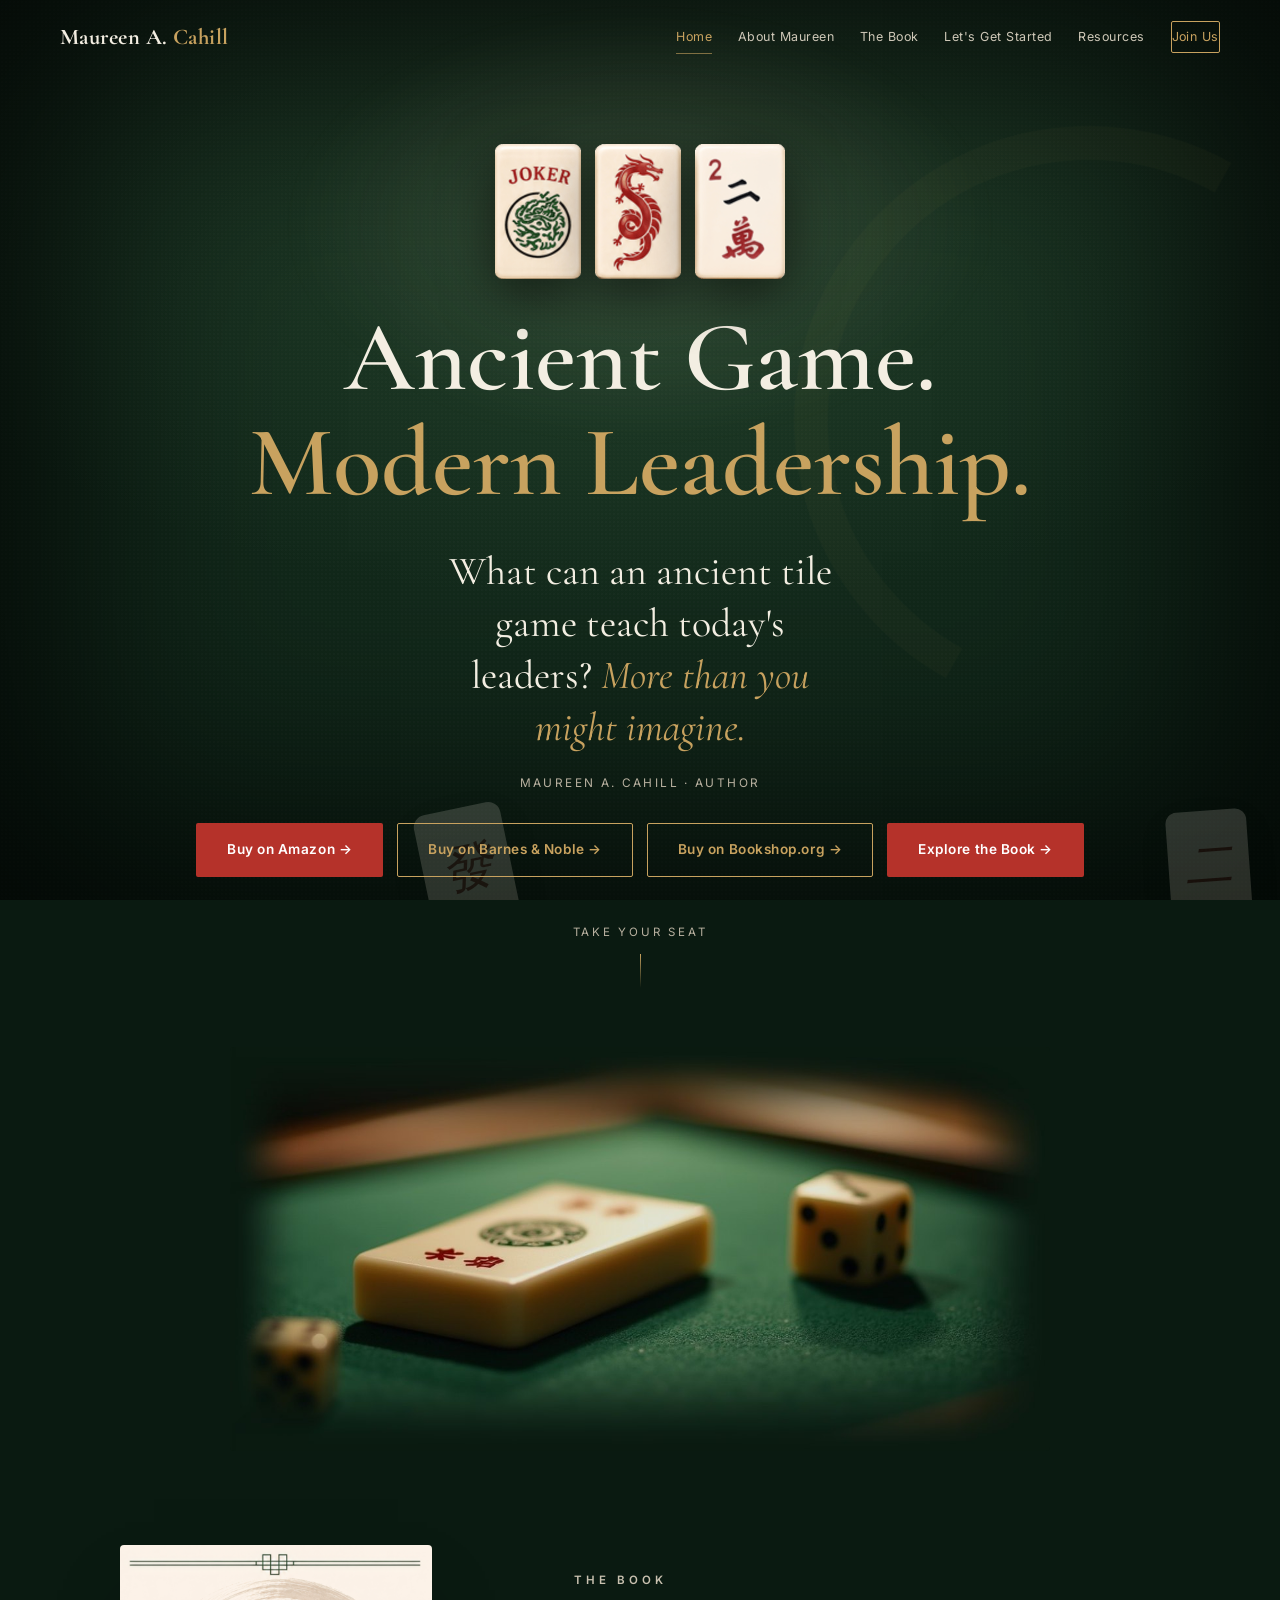
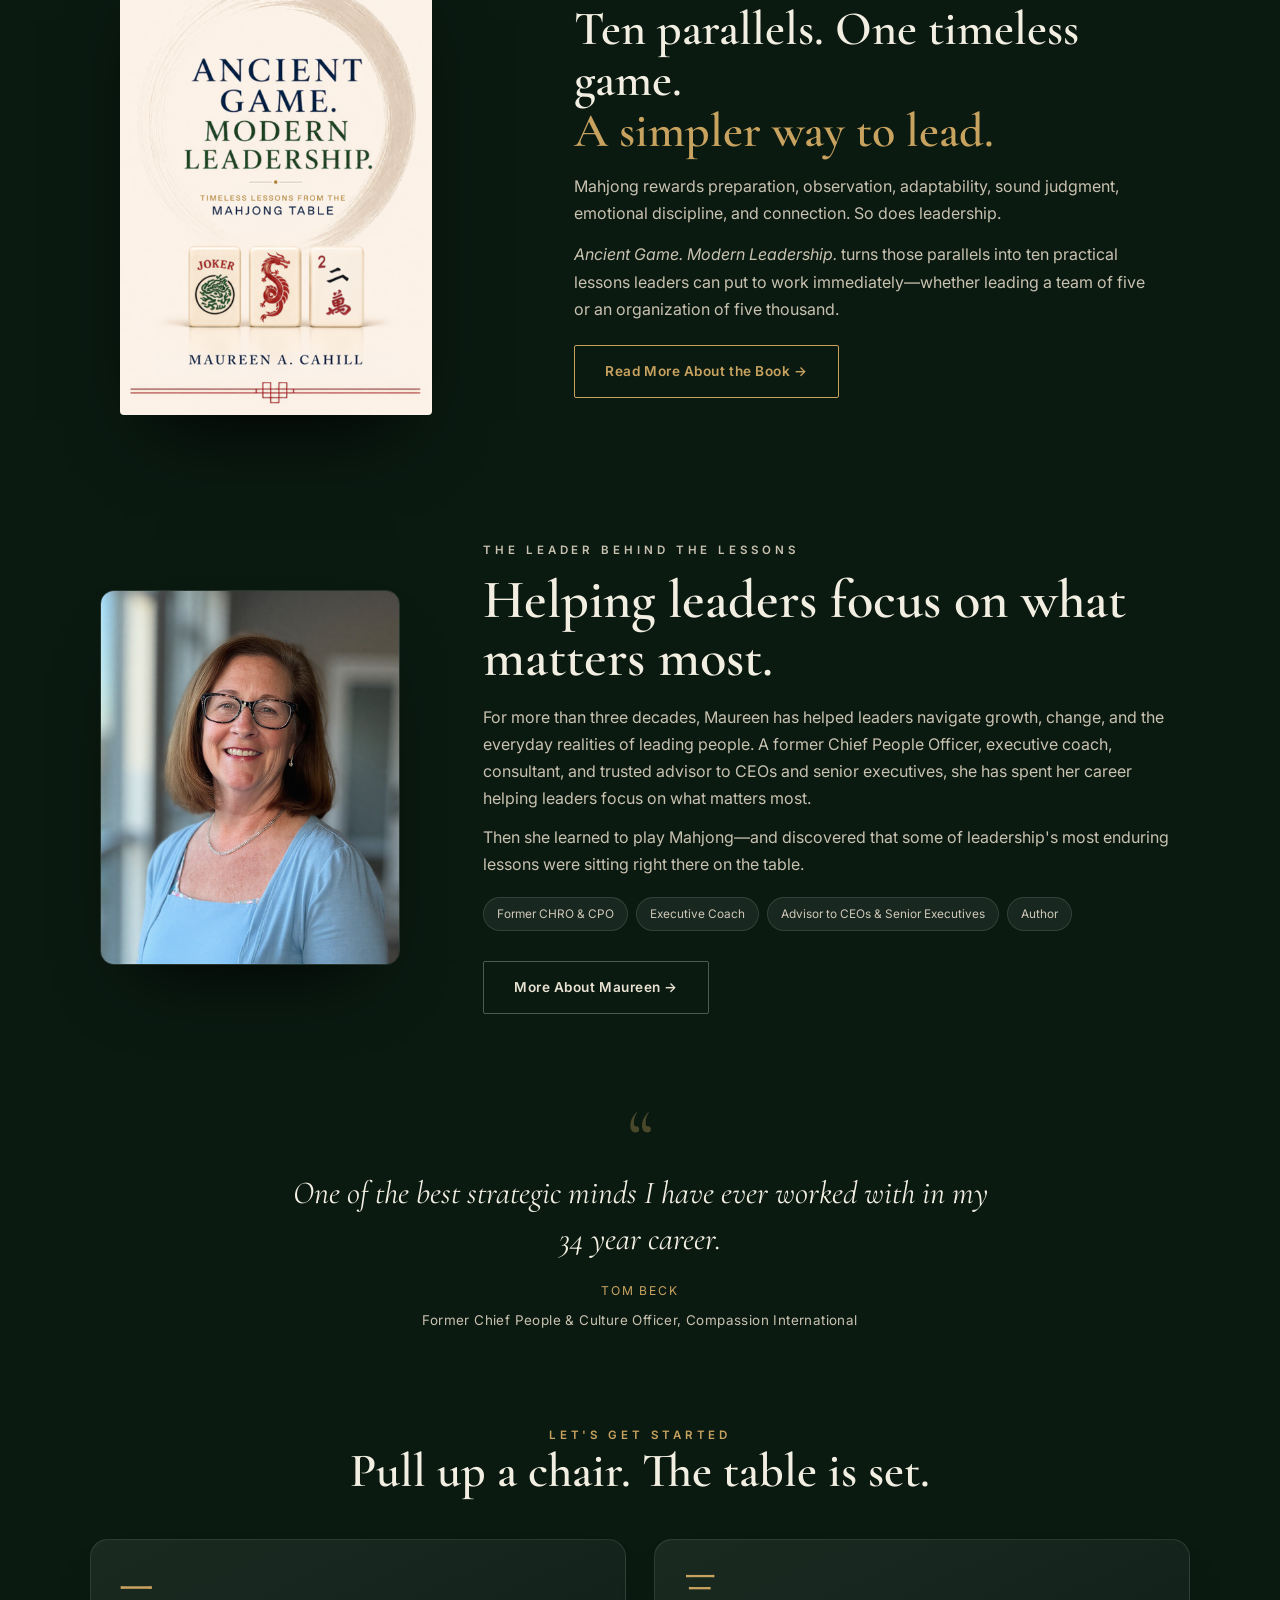
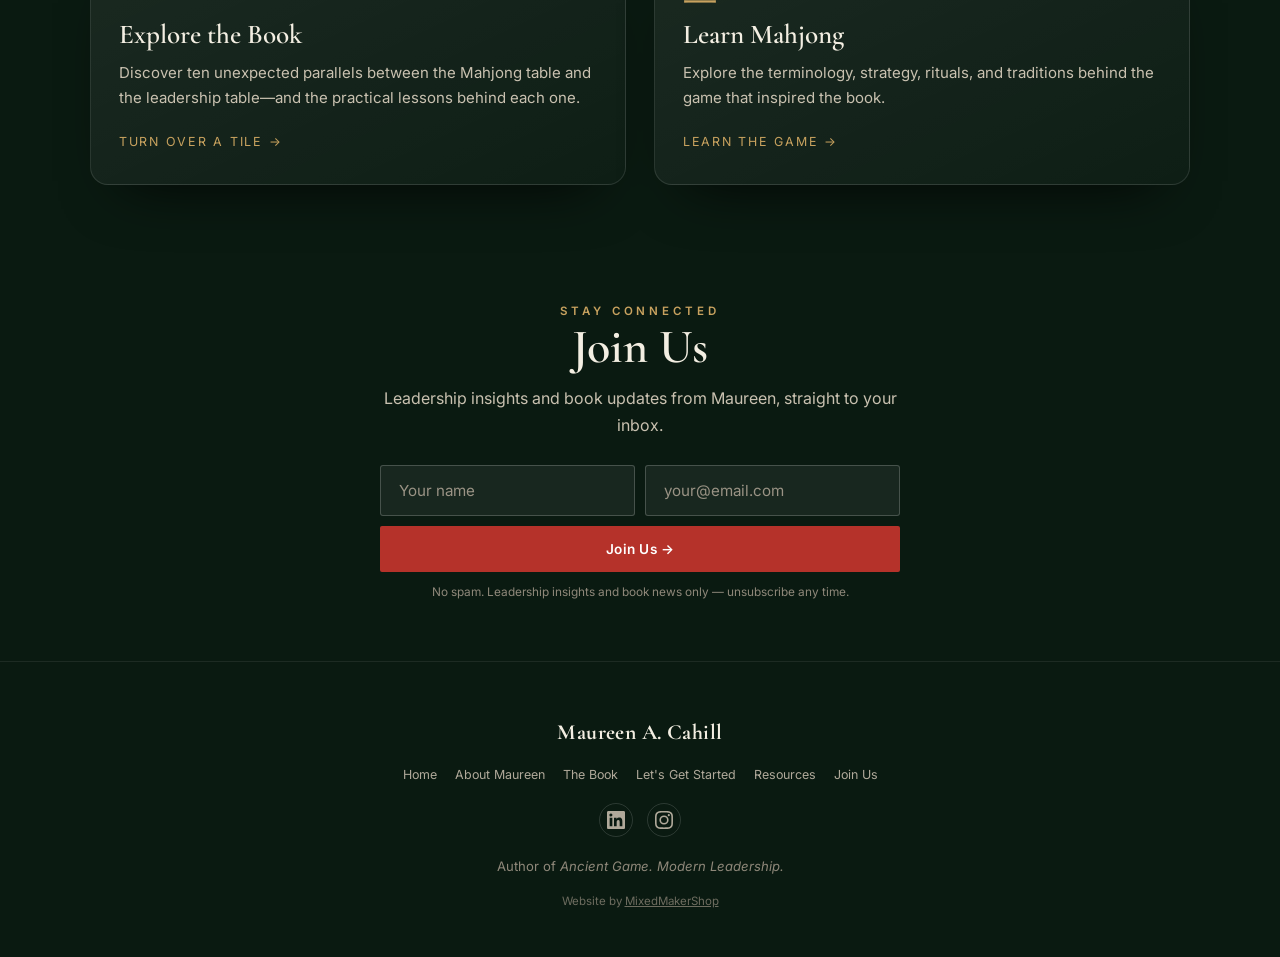
<file: index.html>
<!doctype html>
<html lang="en">
<head>
<meta charset="utf-8">
<meta name="viewport" content="width=device-width, initial-scale=1">
<title>Maureen A. Cahill — Ancient Game. Modern Leadership.</title>
<meta name="description" content="What can an ancient tile game teach today's leaders? Author Maureen A. Cahill draws ten leadership parallels from the Mahjong table.">
<meta name="robots" content="index, follow">
<meta name="author" content="Maureen A. Cahill">
<link rel="canonical" href="https://maureenacahill.com/">
<meta property="og:type" content="website">
<meta property="og:site_name" content="Maureen A. Cahill">
<meta property="og:title" content="Maureen A. Cahill — Ancient Game. Modern Leadership.">
<meta property="og:description" content="What can an ancient tile game teach today's leaders? More than you might imagine.">
<meta property="og:url" content="https://maureenacahill.com/">
<meta property="og:image" content="https://maureenacahill.com/assets/book-cover.png">
<meta name="twitter:card" content="summary_large_image">
<meta name="twitter:title" content="Maureen A. Cahill — Ancient Game. Modern Leadership.">
<meta name="twitter:description" content="Ten leadership parallels drawn from one of the world's oldest games.">
<meta name="twitter:image" content="https://maureenacahill.com/assets/book-cover.png">
<script type="application/ld+json">{"@context": "https://schema.org", "@graph": [{"@type": "WebSite", "@id": "https://maureenacahill.com/#website", "name": "Maureen A. Cahill", "url": "https://maureenacahill.com/", "description": "Ten leadership parallels drawn from the ancient game of Mahjong."}, {"@type": "Person", "@id": "https://maureenacahill.com/#maureen", "name": "Maureen A. Cahill", "jobTitle": "Author", "url": "https://maureenacahill.com/about.html", "sameAs": ["https://www.linkedin.com/in/maureencahill", "https://www.instagram.com/maureen_a_cahill/"]}]}</script>
<link rel="preconnect" href="https://fonts.googleapis.com">
<link rel="preconnect" href="https://fonts.gstatic.com" crossorigin>
<link href="https://fonts.googleapis.com/css2?family=Cormorant+Garamond:ital,wght@0,400;0,500;0,600;0,700;1,400;1,600&family=Inter:wght@300;400;500;600&display=swap" rel="stylesheet">
<link rel="icon" href="assets/favicon.svg" type="image/svg+xml">
<link rel="icon" href="assets/favicon.ico" sizes="32x32">
<link rel="apple-touch-icon" href="assets/apple-touch-icon.png">
<meta name="theme-color" content="#0a1a11">
<link rel="stylesheet" href="assets/site.css">
</head>
<body>

<div class="table-env"></div>
<div class="light-pool"></div>
<div class="enso-bg" data-par="0.18"></div>
<div class="floaters" id="floaters"></div>

<nav id="nav">
  <a class="brand" href="index.html">Maureen A. <span>Cahill</span></a>
  <button class="menu-btn" id="menuBtn" aria-expanded="false" aria-controls="navlinks" onclick="toggleMenu()">☰</button>
  <div class="navlinks" id="navlinks">
    <a href="index.html" class="current">Home</a>
    <a href="about.html">About Maureen</a>
    <a href="book.html">The Book</a>
    <a href="start.html">Let's Get Started</a>
    <a href="resources.html">Resources</a>
    <a href="launch.html" class="nav-cta">Join Us</a>
  </div>
</nav>

<!-- ============ HERO ============ -->
<header class="act hero page-top">
  <div class="hero-tiles reveal" role="img"
       aria-label="The three Mahjong tiles from the cover of Ancient Game. Modern Leadership. — the Joker, the red dragon, and the two of characters">
    <img class="t-cover" src="assets/tile-joker.png" alt="" width="155" height="243" fetchpriority="high">
    <img class="t-cover" src="assets/tile-dragon.png" alt="" width="155" height="244" fetchpriority="high">
    <img class="t-cover" src="assets/tile-two-wan.png" alt="" width="162" height="243" fetchpriority="high">
  </div>
  <h1 class="reveal d1">Ancient Game.<br><span class="g">Modern Leadership.</span></h1>
  <p class="hook reveal d2">What can an ancient tile game teach today's leaders? <em>More than you might imagine.</em></p>
  <p class="who reveal d3">Maureen A. Cahill · Author</p>
  <div class="btn-row reveal d3">
    <a class="btn btn-red" data-buy hidden>Buy the Book →</a>
    <a href="book.html" class="btn btn-red">Explore the Book →</a>
    <a href="launch.html" class="btn btn-gold" data-prelaunch-cta hidden>Join Us</a>
  </div>
  <div class="scrollcue">Take your seat</div>
</header>

<!-- ============ PHOTO BAND ============ -->
<section class="act tight" style="padding-top:0">
  <figure class="photo-band reveal" style="max-width:820px">
    <img src="assets/photos/ai-tile-dice-2.jpg" width="1256" height="619" alt="A Mahjong tile and two dice on green felt" loading="lazy">
  </figure>
</section>

<!-- ============ THE BOOK (teaser) ============ -->
<section class="act">
  <div class="book">
    <div class="cov reveal"><span class="soon" data-prelaunch hidden>Coming Soon</span><img src="assets/book-cover.png" width="939" height="1414" alt="Cover of Ancient Game. Modern Leadership. by Maureen A. Cahill"></div>
    <div>
      <p class="eyebrow reveal">The Book</p>
      <h2 class="reveal d1">Ten parallels. One timeless game.<br><span style="color:var(--gold)">A simpler way to lead.</span></h2>
      <p class="reveal d1">Mahjong rewards preparation, observation, adaptability, sound judgment, emotional discipline, and connection. So does leadership.</p>
      <p class="reveal d2"><em>Ancient Game. Modern Leadership.</em> turns those parallels into ten practical lessons leaders can put to work immediately—whether leading a team of five or an organization of five thousand.</p>
      <div class="btn-row reveal d2" style="justify-content:flex-start;margin-top:22px">
        <a href="book.html" class="btn btn-gold">Read More About the Book →</a>
      </div>
    </div>
  </div>
</section>

<!-- ============ MEET MAUREEN (teaser) ============ -->
<section class="act">
  <div class="meet">
    <div class="pf reveal"><img src="assets/maureen-2.jpg" width="900" height="1125" alt="Maureen A. Cahill"></div>
    <div>
      <p class="eyebrow reveal">The Leader Behind the Lessons</p>
      <h2 class="reveal d1">Helping leaders focus on what matters most.</h2>
      <p class="reveal d1">For more than three decades, Maureen has helped leaders navigate growth, change, and the everyday realities of leading people. A former Chief People Officer, executive coach, consultant, and trusted advisor to CEOs and senior executives, she has spent her career helping leaders focus on what matters most.</p>
      <p class="reveal d2">Then she learned to play Mahjong—and discovered that some of leadership's most enduring lessons were sitting right there on the table.</p>
      <div class="creds reveal d3">
        <span>Former CHRO &amp; CPO</span><span>Executive Coach</span>
        <span>Advisor to CEOs &amp; Senior Executives</span><span>Author</span>
      </div>
      <div class="btn-row reveal d3" style="justify-content:flex-start">
        <a href="about.html" class="btn btn-ghost">More About Maureen →</a>
      </div>
    </div>
  </div>
</section>

<!-- ============ TESTIMONIAL (3.4) ============ -->
<section class="act tight">
  <blockquote class="pullquote reveal">
    <p class="pq">One of the best strategic minds I have ever worked with in my 34 year career.</p>
    <cite>Tom Beck<span>Former Chief People &amp; Culture Officer, Compassion International</span></cite>
  </blockquote>
</section>

<!-- ============ WHERE TO BEGIN ============ -->
<section class="act">
  <p class="eyebrow reveal">Let's Get Started</p>
  <h2 class="reveal d1" style="font-size:clamp(2rem,5vw,3rem);color:var(--ivory);margin-bottom:34px">Pull up a chair. The table is set.</h2>
  <div class="paths">
    <a class="path link reveal d1" href="start.html#explore">
      <div class="mark">一</div>
      <h3>Explore the Book</h3>
      <p>Discover ten unexpected parallels between the Mahjong table and the leadership table—and the practical lessons behind each one.</p>
      <div class="go">Turn over a tile →</div>
    </a>
    <a class="path link reveal d3" href="start.html#mahjong">
      <div class="mark">三</div>
      <h3>Learn Mahjong</h3>
      <p>Explore the terminology, strategy, rituals, and traditions behind the game that inspired the book.</p>
      <div class="go">Learn the game →</div>
    </a>
  </div>
</section>

<!-- ============ LAUNCH LIST ============ -->
<section class="act">
  <p class="eyebrow reveal"><span data-prelaunch hidden>Be First</span><span data-launched>Stay Connected</span></p>
  <h2 class="reveal d1" style="font-size:clamp(2rem,5vw,3rem);color:var(--ivory)"><span data-prelaunch hidden>Join the Launch List</span><span data-launched>Join Us</span></h2>
  <p class="lead reveal d2" style="margin-top:12px" data-launched>Leadership insights and book updates from Maureen, straight to your inbox.</p>
  <p class="lead reveal d2" style="margin-top:12px" data-prelaunch hidden>Get leadership insights, book updates, and occasional behind-the-scenes notes as <em>Ancient Game. Modern Leadership.</em> makes its way into the world.</p>
  <div class="capture reveal d2">
    <form data-capture data-source="Launch List (Home)">
      <div class="fields">
        <input type="text" name="Name" placeholder="Your name" aria-label="Your name">
        <input type="email" name="Email" placeholder="your@email.com" required aria-label="Your email">
      </div>
      <div class="fields" style="margin-top:10px">
        <button type="submit" class="btn btn-red" style="flex:1"><span data-prelaunch hidden>Join the Launch List →</span><span data-launched>Join Us →</span></button>
      </div>
      <p class="note">No spam. Leadership insights and book news only — unsubscribe any time.</p>
    </form>
    <div class="form-ok">✓ Thank you — you're signed up. If an email from Maureen A. Cahill
      asks you to confirm, click the link so you stay on the list. Check spam if you don't see it.</div>
  </div>
</section>

<footer>
  <a class="brand serif" href="index.html">Maureen A. Cahill</a>
  <div class="footlinks">
    <a href="index.html">Home</a><a href="about.html">About Maureen</a><a href="book.html">The Book</a>
    <a href="start.html">Let's Get Started</a><a href="resources.html">Resources</a><a href="launch.html">Join Us</a>
  </div>
  <div class="footsocial">
    <a href="https://www.linkedin.com/in/maureencahill" target="_blank" rel="noopener" aria-label="Maureen A. Cahill on LinkedIn" title="LinkedIn">
      <svg viewBox="0 0 24 24" width="18" height="18" aria-hidden="true" focusable="false"><path fill="currentColor" d="M20.45 20.45h-3.56v-5.57c0-1.33-.03-3.04-1.85-3.04-1.85 0-2.14 1.45-2.14 2.94v5.67H9.34V9h3.42v1.56h.05a3.75 3.75 0 0 1 3.37-1.85c3.6 0 4.27 2.37 4.27 5.46zM5.34 7.43a2.07 2.07 0 1 1 0-4.13 2.07 2.07 0 0 1 0 4.13M7.12 20.45H3.55V9h3.57zM22.22 0H1.77C.79 0 0 .77 0 1.72v20.56C0 23.23.79 24 1.77 24h20.45c.98 0 1.78-.77 1.78-1.72V1.72C24 .77 23.2 0 22.22 0"/></svg>
    </a>
    <a href="https://www.instagram.com/maureen_a_cahill/" target="_blank" rel="noopener" aria-label="Maureen A. Cahill on Instagram" title="Instagram">
      <svg viewBox="0 0 24 24" width="18" height="18" aria-hidden="true" focusable="false"><path fill="currentColor" d="M12 2.16c3.2 0 3.58.01 4.85.07 1.17.05 1.8.25 2.23.41.56.22.96.48 1.38.9.42.42.68.82.9 1.38.16.42.36 1.06.41 2.23.06 1.27.07 1.65.07 4.85s-.01 3.58-.07 4.85c-.05 1.17-.25 1.8-.41 2.23-.22.56-.48.96-.9 1.38-.42.42-.82.68-1.38.9-.42.16-1.06.36-2.23.41-1.27.06-1.65.07-4.85.07s-3.58-.01-4.85-.07c-1.17-.05-1.8-.25-2.23-.41a3.7 3.7 0 0 1-1.38-.9 3.7 3.7 0 0 1-.9-1.38c-.16-.42-.36-1.06-.41-2.23C2.17 15.58 2.16 15.2 2.16 12s.01-3.58.07-4.85c.05-1.17.25-1.8.41-2.23.22-.56.48-.96.9-1.38.42-.42.82-.68 1.38-.9.42-.16 1.06-.36 2.23-.41C8.42 2.17 8.8 2.16 12 2.16M12 0C8.74 0 8.33.01 7.05.07 5.78.13 4.9.33 4.14.63a5.9 5.9 0 0 0-2.13 1.38A5.9 5.9 0 0 0 .63 4.14C.33 4.9.13 5.78.07 7.05.01 8.33 0 8.74 0 12s.01 3.67.07 4.95c.06 1.27.26 2.15.56 2.91.3.79.72 1.46 1.38 2.13a5.9 5.9 0 0 0 2.13 1.38c.76.3 1.64.5 2.91.56C8.33 23.99 8.74 24 12 24s3.67-.01 4.95-.07c1.27-.06 2.15-.26 2.91-.56a5.9 5.9 0 0 0 2.13-1.38 5.9 5.9 0 0 0 1.38-2.13c.3-.76.5-1.64.56-2.91.06-1.28.07-1.69.07-4.95s-.01-3.67-.07-4.95c-.06-1.27-.26-2.15-.56-2.91a5.9 5.9 0 0 0-1.38-2.13A5.9 5.9 0 0 0 19.86.63C19.1.33 18.22.13 16.95.07 15.67.01 15.26 0 12 0m0 5.84a6.16 6.16 0 1 0 0 12.32 6.16 6.16 0 0 0 0-12.32M12 16a4 4 0 1 1 0-8 4 4 0 0 1 0 8m6.4-11.85a1.44 1.44 0 1 0 0 2.88 1.44 1.44 0 0 0 0-2.88"/></svg>
    </a>
  </div>
  Author of <em>Ancient Game. Modern Leadership.</em>
  <div style="margin-top:14px;font-size:.72rem;opacity:.75">Website by <a href="https://mixedmakershop.com/web-design" target="_blank" rel="noopener" style="color:inherit;text-decoration:underline">MixedMakerShop</a></div>
</footer>

<script src="assets/site.js"></script>
</body>
</html>
</file>
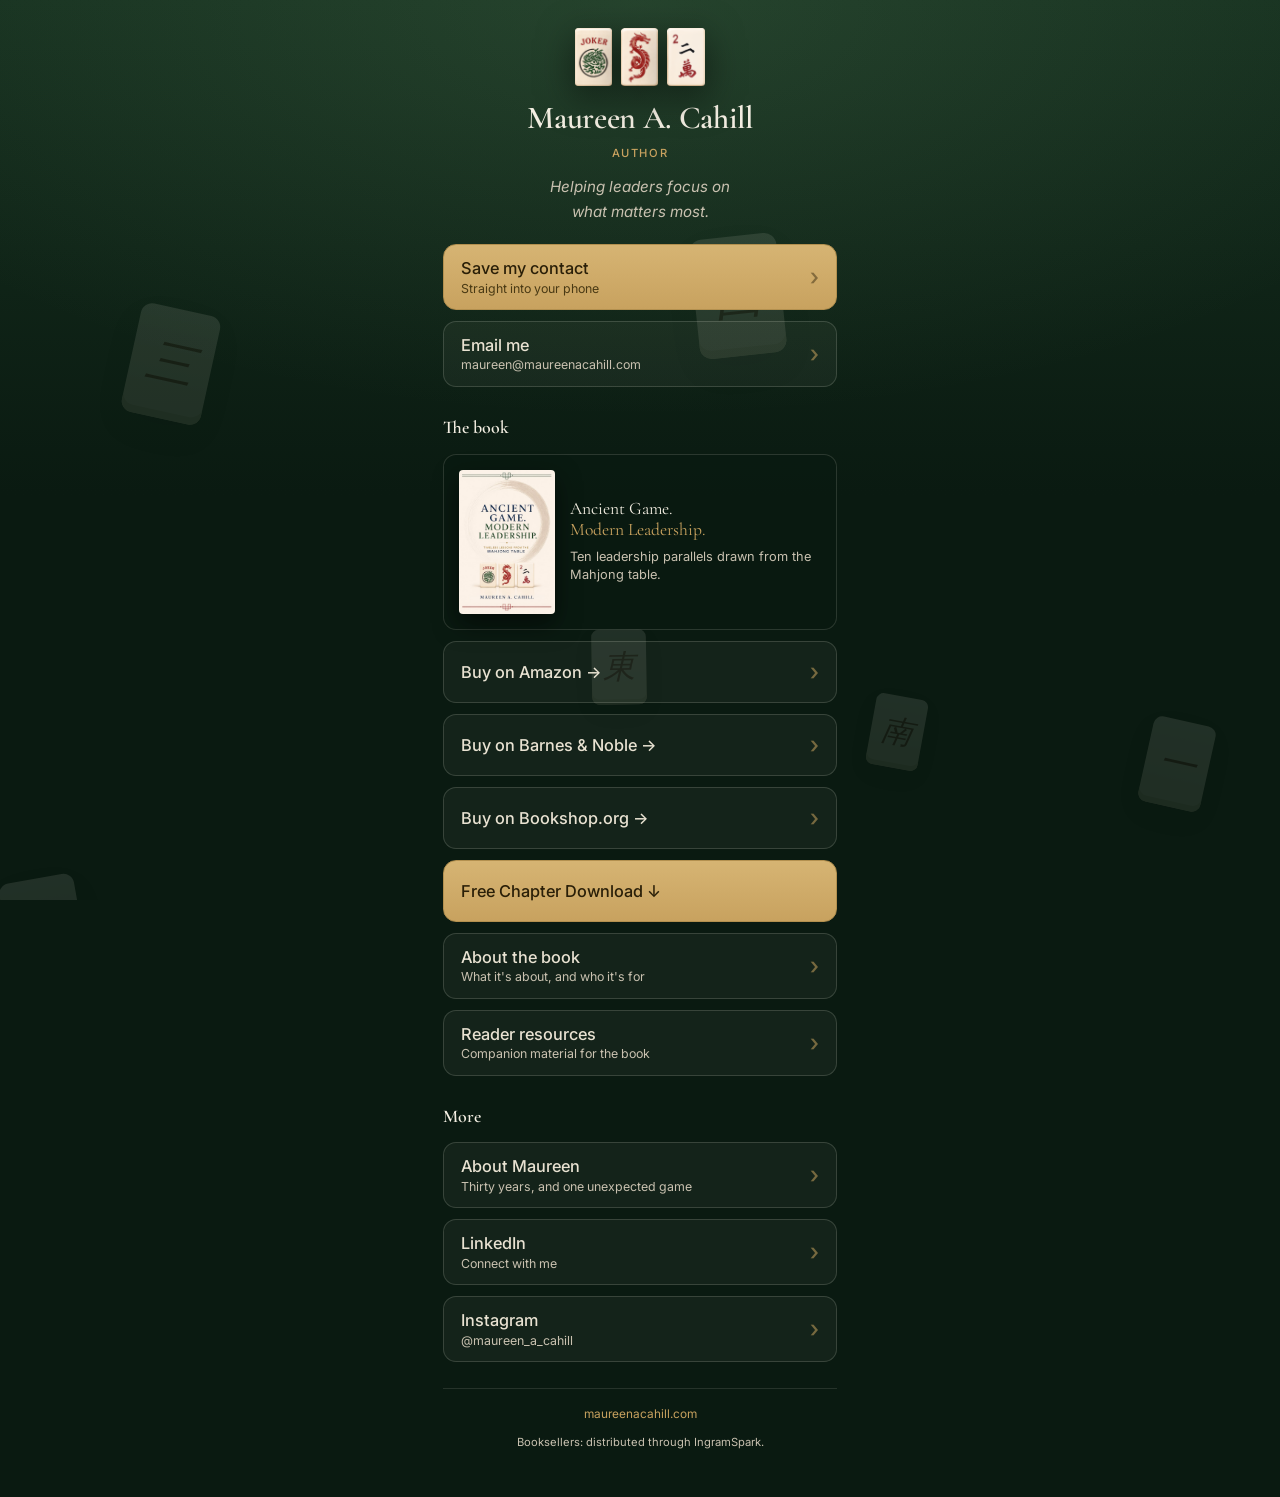
<file: tap/index.html>
<!doctype html>
<html lang="en">
<head>
<meta charset="utf-8">
<meta name="viewport" content="width=device-width, initial-scale=1, viewport-fit=cover">
<title>Maureen A. Cahill — Tap Card</title>
<meta name="description" content="Maureen A. Cahill — author of Ancient Game. Modern Leadership. Save the contact or read the first chapter.">
<meta name="robots" content="noindex, follow">
<link rel="canonical" href="https://maureenacahill.com/tap/">
<meta name="theme-color" content="#0a1a11">
<link rel="preconnect" href="https://fonts.googleapis.com">
<link rel="preconnect" href="https://fonts.gstatic.com" crossorigin>
<link href="https://fonts.googleapis.com/css2?family=Cormorant+Garamond:ital,wght@0,400;0,600;0,700;1,400&family=Inter:wght@300;400;500;600&display=swap" rel="stylesheet">
<link rel="icon" href="/assets/favicon.svg" type="image/svg+xml">
<link rel="apple-touch-icon" href="/assets/apple-touch-icon.png">
<style>
  :root{
    --ivory:#F3EEE2; --red:#b5322a; --gold:#c8a25f;
    --felt1:#16301f; --felt0:#0a1a11; --ink:#e9e2d2; --muted:#c9c1b0;
  }
  *{box-sizing:border-box;margin:0;padding:0}
  [hidden]{display:none!important}
  html,body{overflow-x:hidden}
  html{background:var(--felt0)}   /* iOS overscroll shows this, not white */
  body{
    background:
      radial-gradient(120% 80% at 50% 0%, rgba(120,170,120,.16), transparent 58%),
      linear-gradient(180deg, var(--felt1) 0%, var(--felt0) 55%);
    background-attachment:fixed;
    color:var(--ink); font-family:'Inter',system-ui,sans-serif; line-height:1.65;
    min-height:100vh; -webkit-font-smoothing:antialiased;
  }
  .serif{font-family:'Cormorant Garamond',Georgia,serif}
  .wrap{max-width:430px;margin:0 auto;padding:28px 18px 46px;position:relative;z-index:1}

  /* Her own drifting-tile backdrop, lifted from site.css so the card feels
     like part of her site rather than a link list that happens to be green.
     site.js fills #floaters and parallaxes them on scroll. */
  .floaters{position:fixed;inset:0;z-index:0;pointer-events:none;overflow:hidden}
  .floaters i{position:absolute;width:64px;height:88px;border-radius:9px;
    background:linear-gradient(#f7f2e7,#e6dcc6);
    box-shadow:0 10px 26px rgba(0,0,0,.5), inset 0 -6px 0 #cdbfa2;opacity:.10;
    font-family:'Cormorant Garamond',serif;color:#7a2a24;
    display:flex;align-items:center;justify-content:center;font-size:38px}

  header{text-align:center;padding-bottom:20px}
  .tiles{display:flex;justify-content:center;gap:9px;margin-bottom:15px}
  .tiles img{height:58px;width:auto;filter:drop-shadow(0 10px 18px rgba(0,0,0,.5));
    opacity:0;transform:translateY(14px);animation:rise .7s ease-out forwards}
  .tiles img:nth-child(2){animation-delay:.1s}
  .tiles img:nth-child(3){animation-delay:.2s}
  @keyframes rise{to{opacity:1;transform:none}}
  @media (prefers-reduced-motion:reduce){
    .tiles img{animation:none;opacity:1;transform:none}
  }
  h1{font-family:'Cormorant Garamond',Georgia,serif;font-weight:600;
     font-size:2rem;line-height:1.08;letter-spacing:-.01em;color:var(--ivory)}
  .role{margin-top:8px;font-size:clamp(.60rem,2.6vw,.70rem);letter-spacing:.14em;
     text-transform:uppercase;color:var(--gold);font-weight:500}
  .tagline{margin-top:12px;font-size:.95rem;color:var(--muted);font-style:italic}

  a.btn{
    display:flex;align-items:center;justify-content:space-between;gap:13px;width:100%;
    min-height:62px;padding:13px 17px;margin-bottom:11px;border-radius:13px;
    text-decoration:none;font-weight:500;font-size:1.02rem;line-height:1.25;
    border:1px solid rgba(243,238,226,.16);
    background:rgba(243,238,226,.045);color:var(--ink);
    -webkit-tap-highlight-color:transparent;
  }
  a.btn:active{transform:scale(.988)}
  /* No emoji. Her site has none, and eight cartoon glyphs read as a different
     company. A thin gold chevron says "tappable" quietly. */
  a.btn::after{content:"\203A";color:var(--gold);font-size:1.5rem;line-height:1;opacity:.55;flex:none}
  a.btn.noarrow::after{content:none}
  a.btn .sub{display:block;font-weight:400;font-size:.775rem;color:var(--muted);margin-top:2px}
  a.gold{background:linear-gradient(180deg,#d6b473,var(--gold));color:#2a1f08;border-color:#b3904f}
  a.gold .sub{color:#4a3a14}
  a.gold::after{color:#2a1f08;opacity:.45}
  a.red{background:linear-gradient(180deg,#c43c33,var(--red));color:#fff;border-color:#9c2b24}
  a.red .sub{color:#f3d7d4}
  a.red::after{color:#fff;opacity:.6}

  h2{font-family:'Cormorant Garamond',Georgia,serif;font-weight:600;
     font-size:1.12rem;color:var(--ivory);margin:26px 0 11px}

  .book{display:flex;gap:15px;align-items:center;
    border:1px solid rgba(243,238,226,.14);border-radius:13px;
    padding:15px;background:rgba(10,26,17,.55);margin-bottom:11px}
  .book img{width:96px;height:auto;border-radius:4px;flex:none;
    box-shadow:0 10px 24px rgba(0,0,0,.55)}
  .book .t{font-family:'Cormorant Garamond',Georgia,serif;font-size:1.1rem;
    line-height:1.18;color:var(--ivory)}
  .book .t em{color:var(--gold);font-style:normal;display:block}
  .book p{font-size:.8rem;color:var(--muted);margin-top:7px;line-height:1.45}
  .pill{display:inline-block;margin-top:9px;font-size:.63rem;letter-spacing:.14em;
    text-transform:uppercase;color:var(--gold);border:1px solid rgba(200,162,95,.45);
    border-radius:999px;padding:4px 10px}

  /* The free-chapter form site.js drops in under the gold button. It
     brings no styles of its own here (site.css isn't loaded on /tap/). */
  .chapter-gate{border:1px solid rgba(200,162,95,.4);border-radius:13px;
    padding:16px 15px;margin:-2px 0 13px;background:rgba(10,26,17,.6)}
  .chapter-gate .gate-lead{font-family:'Cormorant Garamond',Georgia,serif;
    font-size:1.25rem;color:var(--ivory);margin-bottom:10px;text-align:center}
  .chapter-gate .fields{display:flex;gap:8px}
  .chapter-gate input{flex:1;min-width:0;font:inherit;font-size:16px;color:var(--ink);
    background:rgba(243,238,226,.06);border:1px solid rgba(243,238,226,.2);
    border-radius:10px;padding:12px 13px}
  .chapter-gate input::placeholder{color:#8f887a}
  .chapter-gate input:focus{outline:none;border-color:var(--gold)}
  .chapter-gate button{flex:1;font:inherit;font-weight:500;font-size:1rem;color:#fff;
    min-height:50px;border-radius:10px;border:1px solid #9c2b24;cursor:pointer;
    background:linear-gradient(180deg,#c43c33,var(--red))}
  .chapter-gate button:disabled{opacity:.7}
  .chapter-gate .note{font-size:.75rem;color:var(--muted);margin-top:10px;text-align:center;line-height:1.5}
  .chapter-gate .form-err{color:#e9917f;font-size:.8rem;margin-top:8px;text-align:center}
  .chapter-gate .form-ok{text-align:center;color:var(--ink);font-size:.95rem}
  .chapter-gate .form-ok a.btn{margin:0;text-align:left}

  footer{margin-top:26px;padding-top:16px;border-top:1px solid rgba(243,238,226,.12);
    text-align:center;font-size:.74rem;color:var(--muted)}
  footer a{color:var(--gold);text-decoration:none}
</style>
</head>
<body>
<div class="floaters" id="floaters" aria-hidden="true"></div>
<div class="wrap">

  <header>
    <div class="tiles">
      <img src="/assets/tile-joker.png" alt="" width="155" height="243">
      <img src="/assets/tile-dragon.png" alt="" width="155" height="244">
      <img src="/assets/tile-two-wan.png" alt="" width="162" height="243">
    </div>
    <h1>Maureen A. Cahill</h1>
    <div class="role">Author</div>
    <p class="tagline">Helping leaders focus on<br>what matters most.</p>
  </header>

  <a class="btn gold" href="/assets/maureen-a-cahill.vcf">
    <span>Save my contact<span class="sub">Straight into your phone</span></span>
  </a>

  <a class="btn" href="mailto:maureen@maureenacahill.com">
    <span>Email me<span class="sub">maureen@maureenacahill.com</span></span>
  </a>

  <h2>The book</h2>

  <div class="book">
    <img src="/assets/book-cover-tap.jpg" alt="Cover of Ancient Game. Modern Leadership." width="520" height="783">
    <div>
      <div class="t serif">Ancient Game.<em>Modern Leadership.</em></div>
      <p>Ten leadership parallels drawn from the Mahjong table.</p>
      <span class="pill" id="countdown" data-prelaunch-cta>Out 27 October</span>
    </div>
  </div>

  <!-- Flips itself on launch day: when the two URLs in assets/site.js are
       filled in, this appears and the launch-list button disappears —
       including on every card already in someone's hand. -->
  <a class="btn red" data-buy hidden>Buy the book</a>

  <!-- The first chapter is her list-building engine: site.js intercepts the
       click, asks for an email, then releases the PDF. This is the one thing
       worth tapping at a speaking event. ⚠️ site.js OVERWRITES this link's
       text, so it gets no sub-line — and no chevron, since it adds its own. -->
  <a class="btn gold noarrow" data-free-chapter href="/book.html">Read the first chapter</a>

  <a class="btn" href="/book.html">
    <span>About the book<span class="sub">What it's about, and who it's for</span></span>
  </a>

  <a class="btn" href="/launch.html" data-prelaunch-cta>
    <span>Tell me when it's out<span class="sub">Join the launch list</span></span>
  </a>

  <a class="btn" href="/resources.html">
    <span>Reader resources<span class="sub">Companion material for the book</span></span>
  </a>

  <h2>More</h2>

  <a class="btn" href="/about.html">
    <span>About Maureen<span class="sub">Thirty years, and one unexpected game</span></span>
  </a>

  <a class="btn" href="https://www.linkedin.com/in/maureencahill" target="_blank" rel="noopener noreferrer">
    <span>LinkedIn<span class="sub">Connect with me</span></span>
  </a>

  <a class="btn" href="https://www.instagram.com/maureen_a_cahill/" target="_blank" rel="noopener noreferrer">
    <span>Instagram<span class="sub">@maureen_a_cahill</span></span>
  </a>

  <footer>
    <a href="https://maureenacahill.com/">maureenacahill.com</a>
    <span data-bookstores hidden style="display:block;margin-top:8px;font-size:.7rem">
      Booksellers: distributed through IngramSpark.
    </span>
  </footer>

</div>

<script>
/* Keeps itself honest with no one editing the page:
   "12 days" → "Out tomorrow" → "Out now". Launch 27 Oct, US Central. */
(function(){
  var el = document.getElementById('countdown');
  if (!el) return;
  var days = Math.ceil((new Date('2026-10-27T00:00:00-05:00') - new Date()) / 86400000);
  el.textContent = days > 1 ? 'Out 27 October · ' + days + ' days'
                 : days === 1 ? 'Out tomorrow' : 'Out now';
})();
</script>
<script src="/assets/site.js" defer></script>
</body>
</html>
</file>
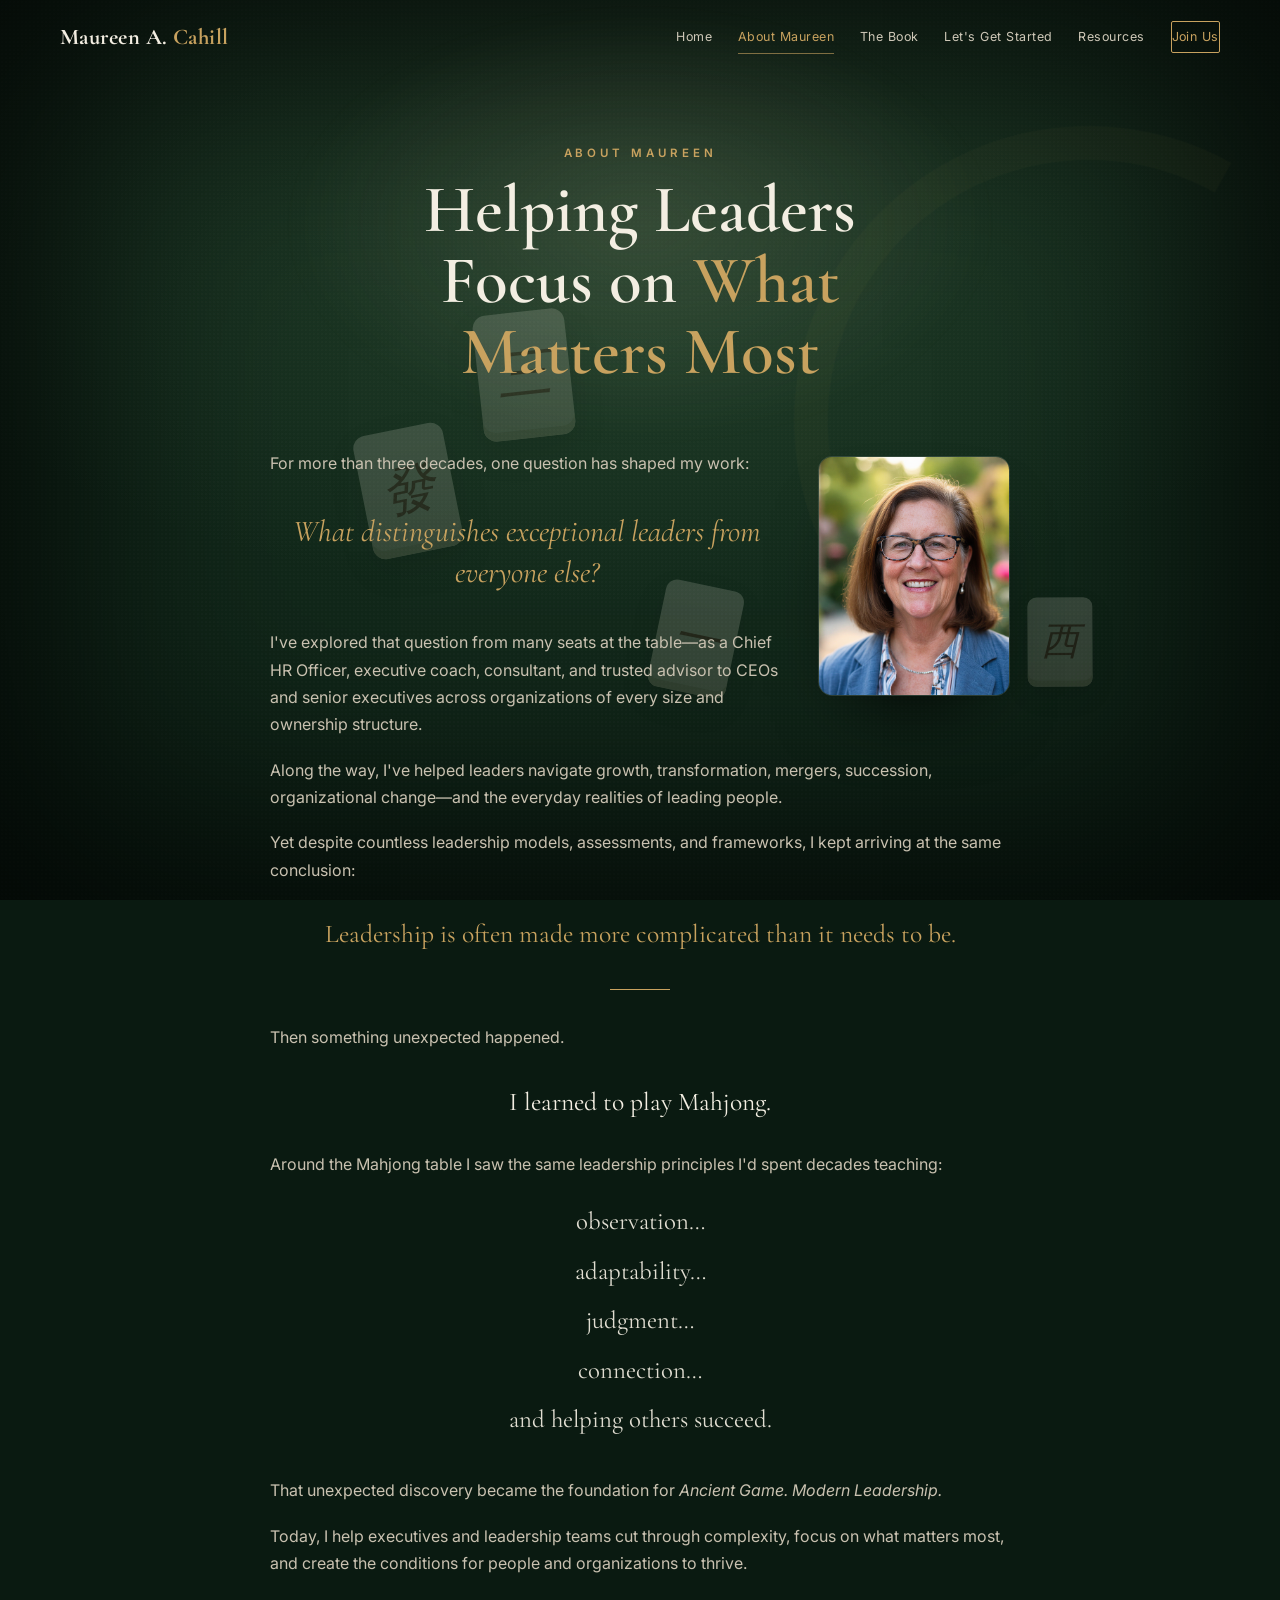
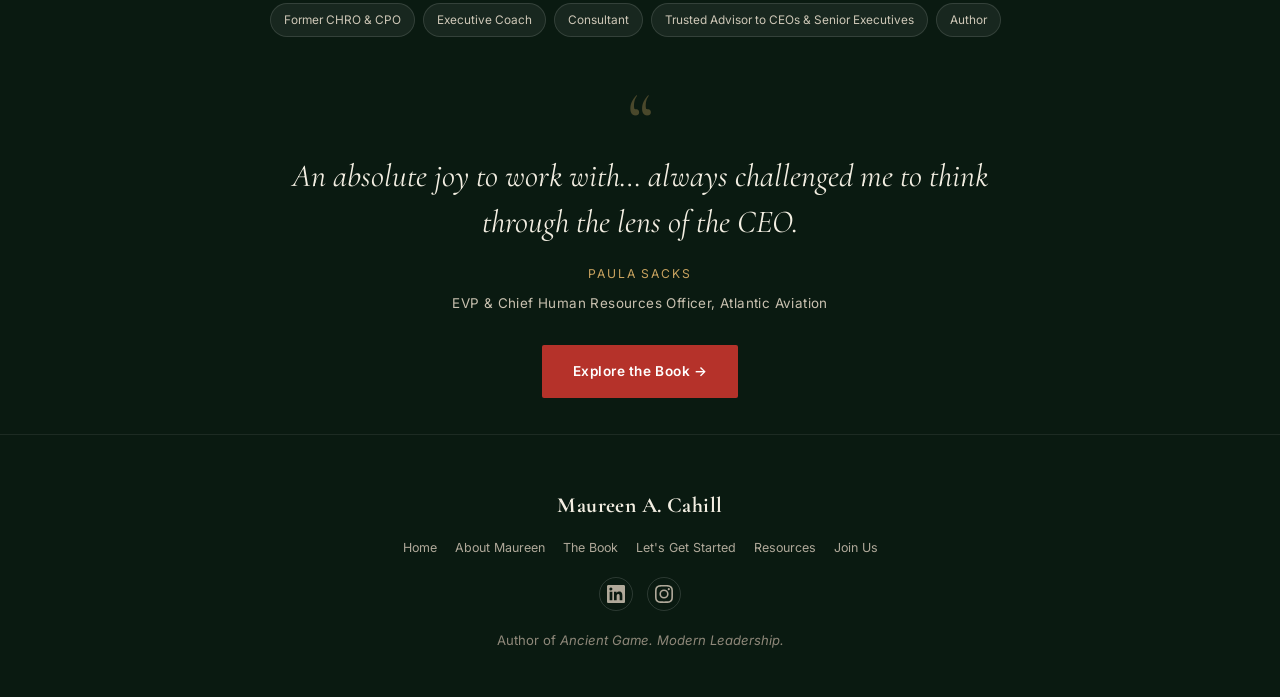
<file: about.html>
<!doctype html>
<html lang="en">
<head>
<meta charset="utf-8">
<meta name="viewport" content="width=device-width, initial-scale=1">
<title>About Maureen — Maureen A. Cahill</title>
<meta name="description" content="For more than three decades Maureen A. Cahill has focused on one question: what distinguishes exceptional leaders from everyone else? Former CHRO, executive coach, and advisor to CEOs and senior executives.">
<meta name="robots" content="index, follow">
<meta name="author" content="Maureen A. Cahill">
<link rel="canonical" href="https://maureenacahill.com/about.html">
<meta property="og:type" content="profile">
<meta property="og:site_name" content="Maureen A. Cahill">
<meta property="og:title" content="About Maureen A. Cahill">
<meta property="og:description" content="Helping leaders focus on what matters most.">
<meta property="og:url" content="https://maureenacahill.com/about.html">
<meta property="og:image" content="https://maureenacahill.com/assets/maureen.jpg">
<meta name="twitter:card" content="summary_large_image">
<script type="application/ld+json">{"@context": "https://schema.org", "@type": "Person", "name": "Maureen A. Cahill", "jobTitle": "Author", "url": "https://maureenacahill.com/about.html", "description": "Former Chief Human Resources Officer, executive coach, consultant, and trusted advisor to CEOs and senior executives. Author of Ancient Game. Modern Leadership.", "knowsAbout": ["Leadership development", "Organizational change", "Executive succession"]}</script>
<link rel="preconnect" href="https://fonts.googleapis.com">
<link rel="preconnect" href="https://fonts.gstatic.com" crossorigin>
<link href="https://fonts.googleapis.com/css2?family=Cormorant+Garamond:ital,wght@0,400;0,500;0,600;0,700;1,400;1,600&family=Inter:wght@300;400;500;600&display=swap" rel="stylesheet">
<link rel="icon" href="assets/favicon.svg" type="image/svg+xml">
<link rel="icon" href="assets/favicon.ico" sizes="32x32">
<link rel="apple-touch-icon" href="assets/apple-touch-icon.png">
<meta name="theme-color" content="#0a1a11">
<link rel="stylesheet" href="assets/site.css">
</head>
<body>

<div class="table-env"></div>
<div class="light-pool"></div>
<div class="enso-bg" data-par="0.18"></div>
<div class="floaters" id="floaters"></div>

<nav id="nav">
  <a class="brand" href="index.html">Maureen A. <span>Cahill</span></a>
  <button class="menu-btn" id="menuBtn" aria-expanded="false" aria-controls="navlinks" onclick="toggleMenu()">☰</button>
  <div class="navlinks" id="navlinks">
    <a href="index.html">Home</a>
    <a href="about.html" class="current">About Maureen</a>
    <a href="book.html">The Book</a>
    <a href="start.html">Let's Get Started</a>
    <a href="resources.html">Resources</a>
    <a href="launch.html" class="nav-cta">Join Us</a>
  </div>
</nav>

<!-- ============ HEADER ============ -->
<header class="act page-top" style="padding-bottom:clamp(24px,3vh,40px)">
  <p class="eyebrow reveal">About Maureen</p>
  <h1 class="reveal d1" style="font-size:clamp(2.2rem,6vw,4.2rem);color:var(--ivory);max-width:18ch;margin-top:10px">
    Helping Leaders Focus on <span style="color:var(--gold)">What Matters Most</span>
  </h1>
</header>

<!-- ============ THE STORY ============ -->
<section class="act tight">
  <div class="prose has-portrait">
    <figure class="portrait reveal">
      <img src="assets/maureen.jpg" width="900" height="675" alt="Maureen A. Cahill">
    </figure>

    <p class="reveal">For more than three decades, one question has shaped my work:</p>

    <p class="q reveal">What distinguishes exceptional leaders from everyone else?</p>

    <p class="reveal">I've explored that question from many seats at the table—as a Chief HR Officer, executive coach, consultant, and trusted advisor to CEOs and senior executives across organizations of every size and ownership structure.</p>

    <p class="reveal">Along the way, I've helped leaders navigate growth, transformation, mergers, succession, organizational change—and the everyday realities of leading people.</p>

    <p class="reveal">Yet despite countless leadership models, assessments, and frameworks, I kept arriving at the same conclusion:</p>

    <p class="beat reveal" style="color:var(--gold)">Leadership is often made more complicated than it needs to be.</p>

    <div class="rule reveal"></div>

    <p class="reveal">Then something unexpected happened.</p>

    <p class="beat reveal">I learned to play Mahjong.</p>

    <p class="reveal">Around the Mahjong table I saw the same leadership principles I'd spent decades teaching:</p>

    <ul class="stack reveal">
      <li>observation…</li>
      <li>adaptability…</li>
      <li>judgment…</li>
      <li>connection…</li>
      <li>and helping others succeed.</li>
    </ul>

    <p class="reveal">That unexpected discovery became the foundation for <em>Ancient Game. Modern Leadership.</em></p>

    <p class="reveal">Today, I help executives and leadership teams cut through complexity, focus on what matters most, and create the conditions for people and organizations to thrive.</p>

    <div class="creds reveal" style="justify-content:flex-start;margin-top:26px">
      <span>Former CHRO &amp; CPO</span>
      <span>Executive Coach</span>
      <span>Consultant</span>
      <span>Trusted Advisor to CEOs &amp; Senior Executives</span>
      <span>Author</span>
    </div>
  </div>


  <!-- TESTIMONIAL (3.4) -->
  <blockquote class="pullquote reveal" style="margin-top:clamp(40px,6vh,70px)">
    <p class="pq">An absolute joy to work with… always challenged me to think through the lens of the CEO.</p>
    <cite>Paula Sacks<span>EVP &amp; Chief Human Resources Officer, Atlantic Aviation</span></cite>
  </blockquote>

  <div class="btn-row reveal">
    <a href="book.html" class="btn btn-red">Explore the Book →</a>
  </div>
</section>

<footer>
  <a class="brand serif" href="index.html">Maureen A. Cahill</a>
  <div class="footlinks">
    <a href="index.html">Home</a><a href="about.html">About Maureen</a><a href="book.html">The Book</a>
    <a href="start.html">Let's Get Started</a><a href="resources.html">Resources</a><a href="launch.html">Join Us</a>
  </div>
  <div class="footsocial">
    <a href="https://www.linkedin.com/in/maureencahill" target="_blank" rel="noopener" aria-label="Maureen A. Cahill on LinkedIn" title="LinkedIn">
      <svg viewBox="0 0 24 24" width="18" height="18" aria-hidden="true" focusable="false"><path fill="currentColor" d="M20.45 20.45h-3.56v-5.57c0-1.33-.03-3.04-1.85-3.04-1.85 0-2.14 1.45-2.14 2.94v5.67H9.34V9h3.42v1.56h.05a3.75 3.75 0 0 1 3.37-1.85c3.6 0 4.27 2.37 4.27 5.46zM5.34 7.43a2.07 2.07 0 1 1 0-4.13 2.07 2.07 0 0 1 0 4.13M7.12 20.45H3.55V9h3.57zM22.22 0H1.77C.79 0 0 .77 0 1.72v20.56C0 23.23.79 24 1.77 24h20.45c.98 0 1.78-.77 1.78-1.72V1.72C24 .77 23.2 0 22.22 0"/></svg>
    </a>
    <a href="https://www.instagram.com/maureen_a_cahill/" target="_blank" rel="noopener" aria-label="Maureen A. Cahill on Instagram" title="Instagram">
      <svg viewBox="0 0 24 24" width="18" height="18" aria-hidden="true" focusable="false"><path fill="currentColor" d="M12 2.16c3.2 0 3.58.01 4.85.07 1.17.05 1.8.25 2.23.41.56.22.96.48 1.38.9.42.42.68.82.9 1.38.16.42.36 1.06.41 2.23.06 1.27.07 1.65.07 4.85s-.01 3.58-.07 4.85c-.05 1.17-.25 1.8-.41 2.23-.22.56-.48.96-.9 1.38-.42.42-.82.68-1.38.9-.42.16-1.06.36-2.23.41-1.27.06-1.65.07-4.85.07s-3.58-.01-4.85-.07c-1.17-.05-1.8-.25-2.23-.41a3.7 3.7 0 0 1-1.38-.9 3.7 3.7 0 0 1-.9-1.38c-.16-.42-.36-1.06-.41-2.23C2.17 15.58 2.16 15.2 2.16 12s.01-3.58.07-4.85c.05-1.17.25-1.8.41-2.23.22-.56.48-.96.9-1.38.42-.42.82-.68 1.38-.9.42-.16 1.06-.36 2.23-.41C8.42 2.17 8.8 2.16 12 2.16M12 0C8.74 0 8.33.01 7.05.07 5.78.13 4.9.33 4.14.63a5.9 5.9 0 0 0-2.13 1.38A5.9 5.9 0 0 0 .63 4.14C.33 4.9.13 5.78.07 7.05.01 8.33 0 8.74 0 12s.01 3.67.07 4.95c.06 1.27.26 2.15.56 2.91.3.79.72 1.46 1.38 2.13a5.9 5.9 0 0 0 2.13 1.38c.76.3 1.64.5 2.91.56C8.33 23.99 8.74 24 12 24s3.67-.01 4.95-.07c1.27-.06 2.15-.26 2.91-.56a5.9 5.9 0 0 0 2.13-1.38 5.9 5.9 0 0 0 1.38-2.13c.3-.76.5-1.64.56-2.91.06-1.28.07-1.69.07-4.95s-.01-3.67-.07-4.95c-.06-1.27-.26-2.15-.56-2.91a5.9 5.9 0 0 0-1.38-2.13A5.9 5.9 0 0 0 19.86.63C19.1.33 18.22.13 16.95.07 15.67.01 15.26 0 12 0m0 5.84a6.16 6.16 0 1 0 0 12.32 6.16 6.16 0 0 0 0-12.32M12 16a4 4 0 1 1 0-8 4 4 0 0 1 0 8m6.4-11.85a1.44 1.44 0 1 0 0 2.88 1.44 1.44 0 0 0 0-2.88"/></svg>
    </a>
  </div>
  Author of <em>Ancient Game. Modern Leadership.</em>
</footer>

<script src="assets/site.js"></script>
</body>
</html>
</file>
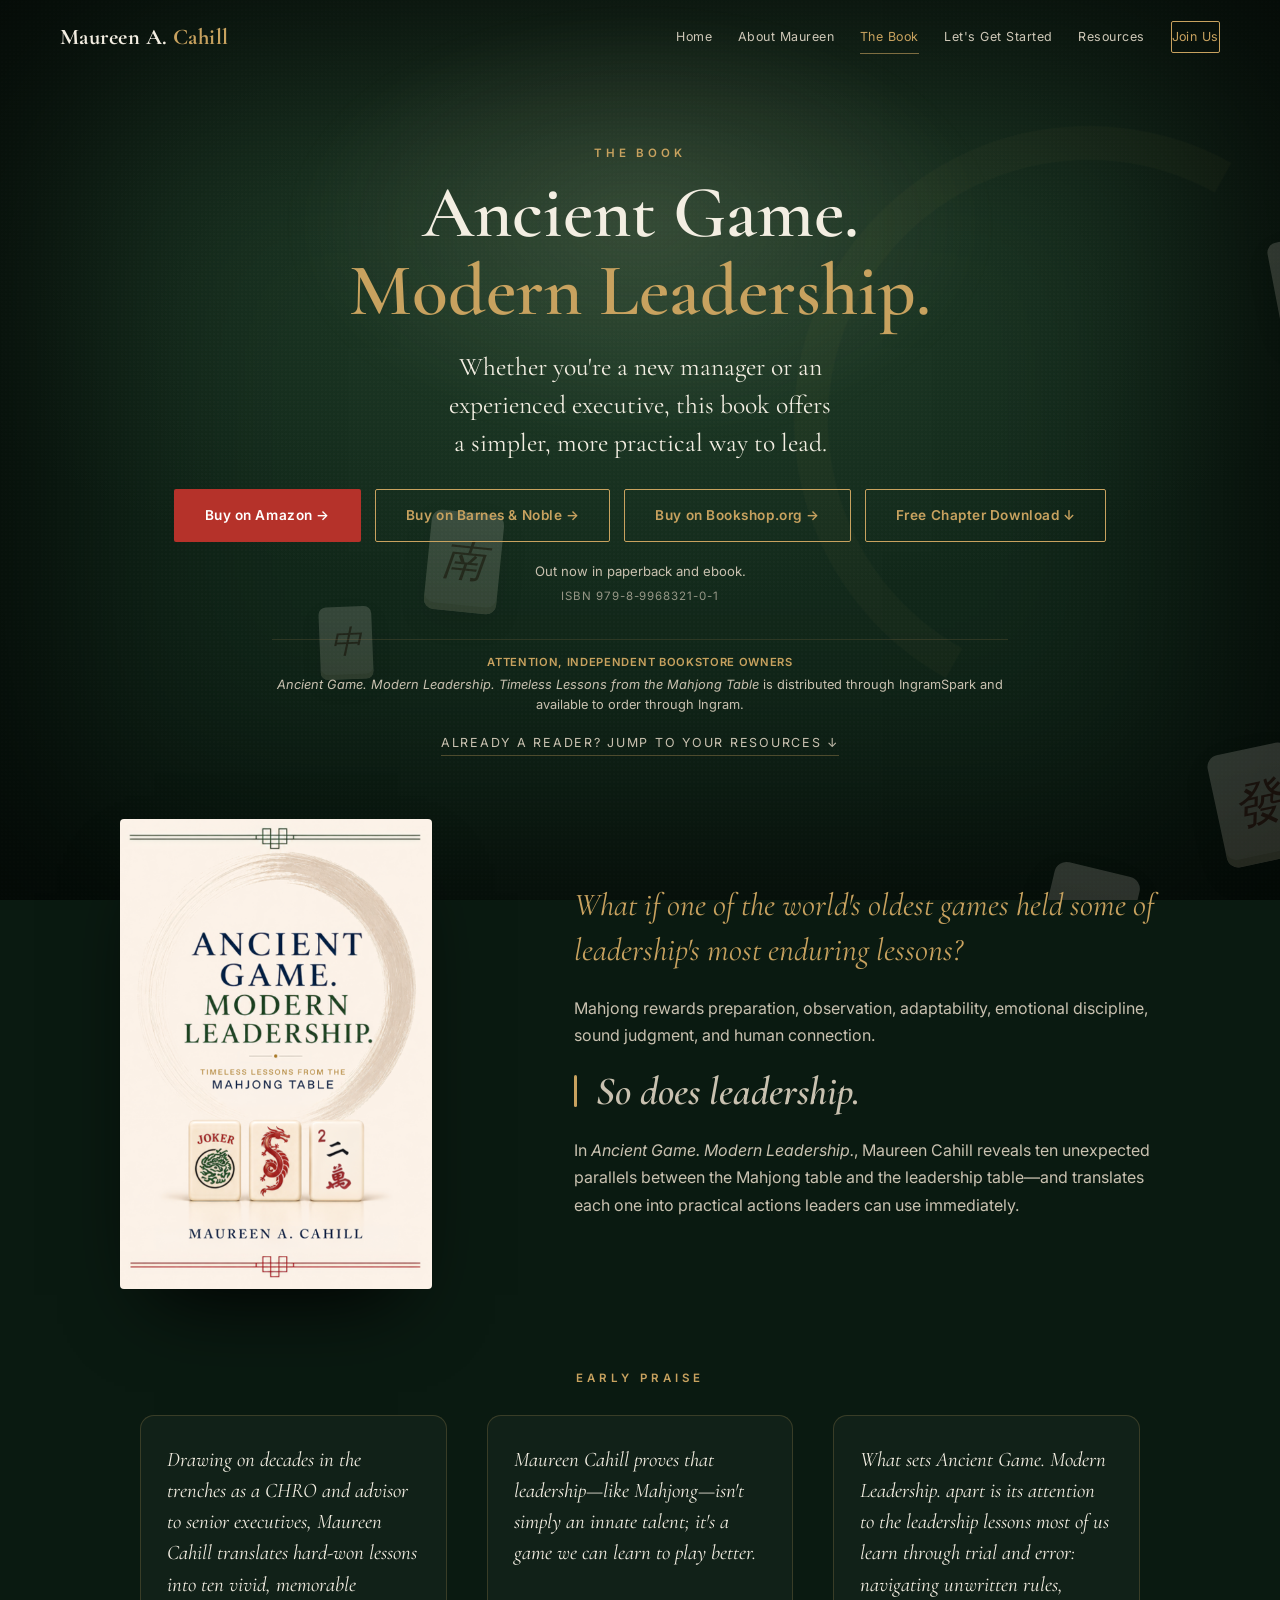
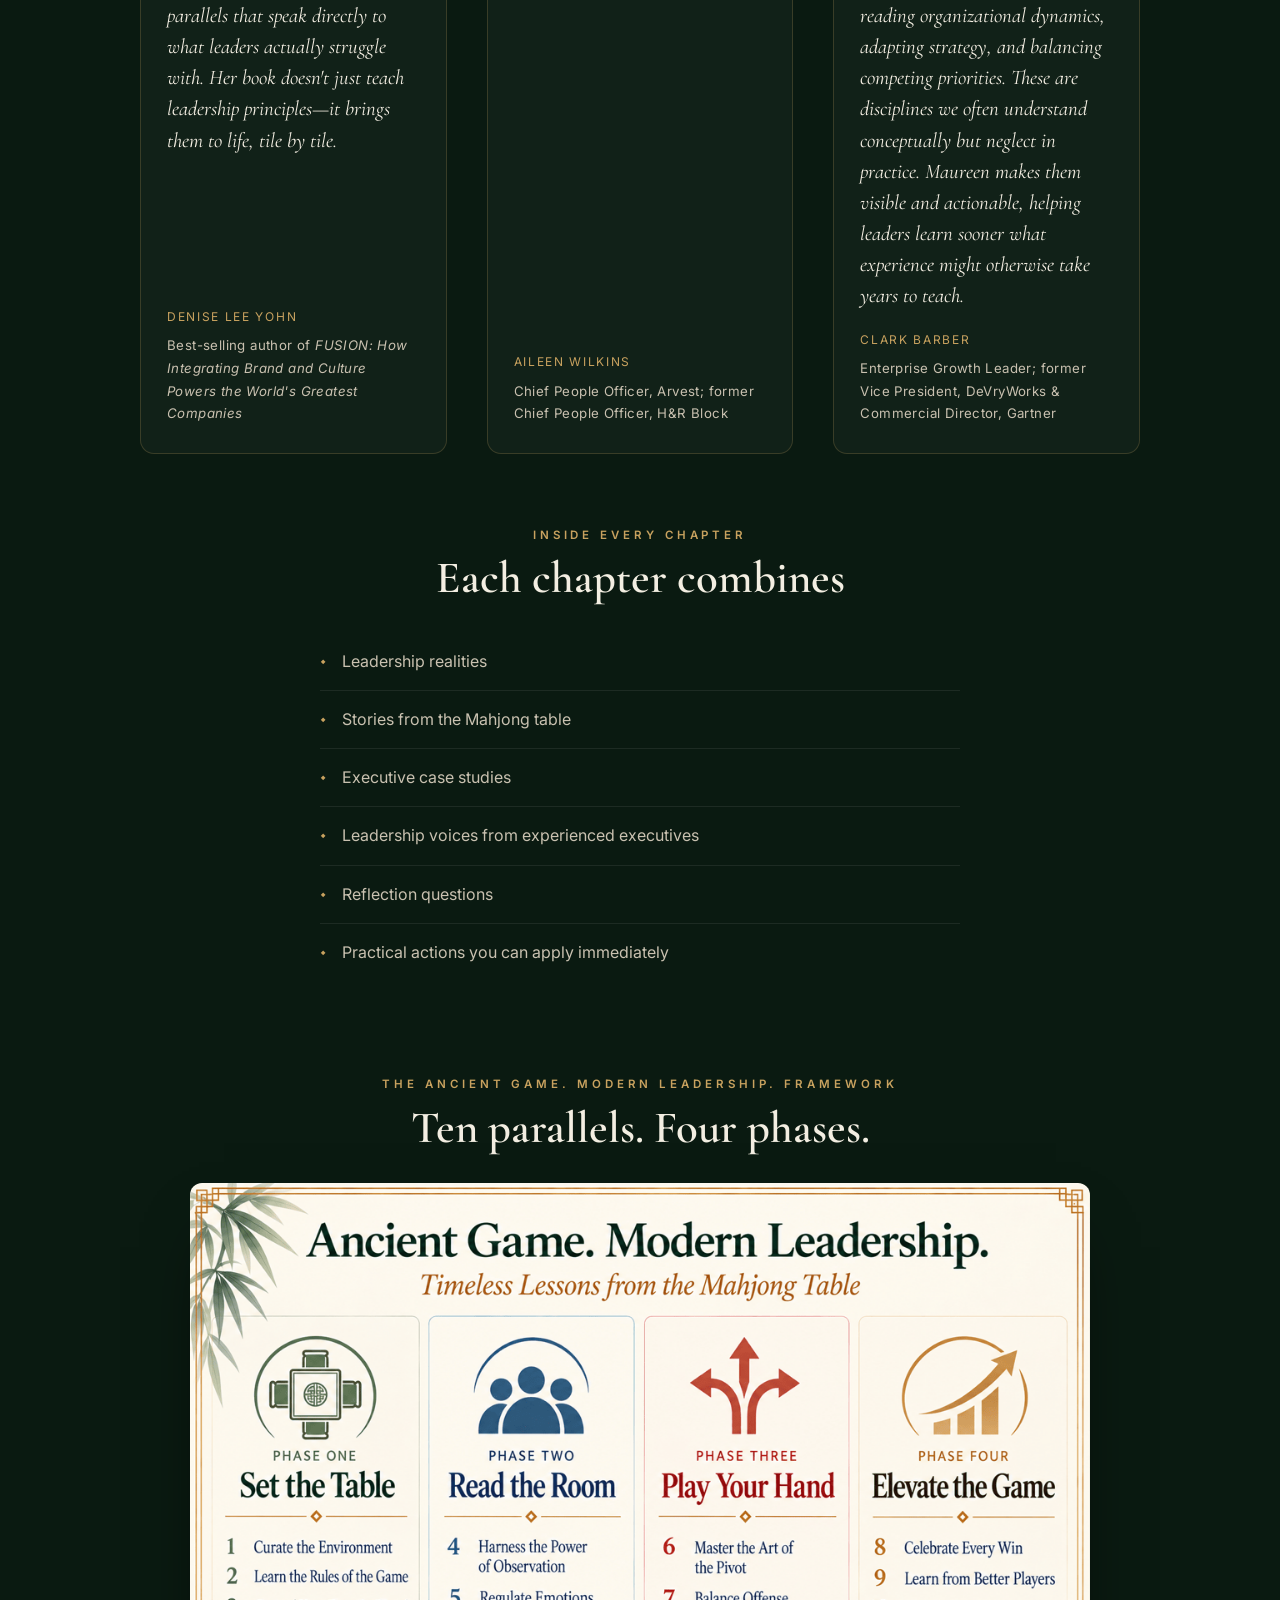
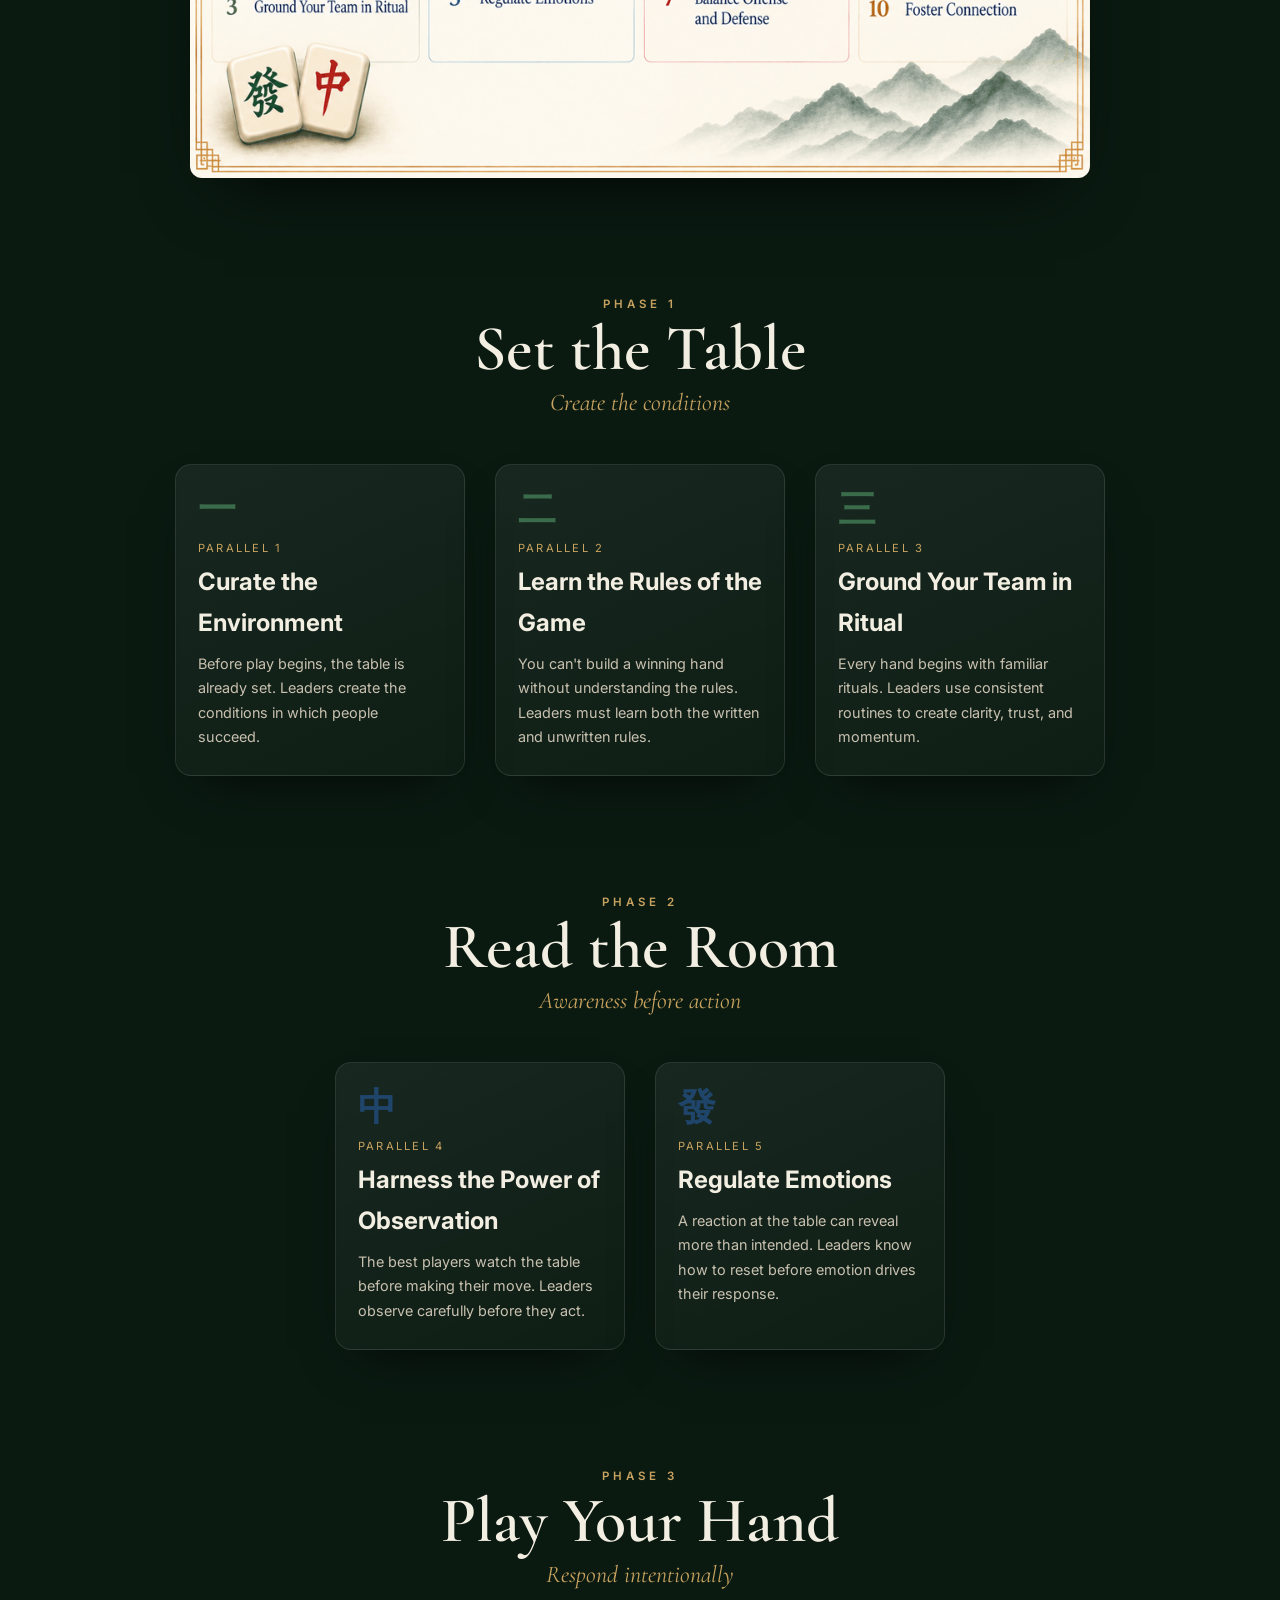
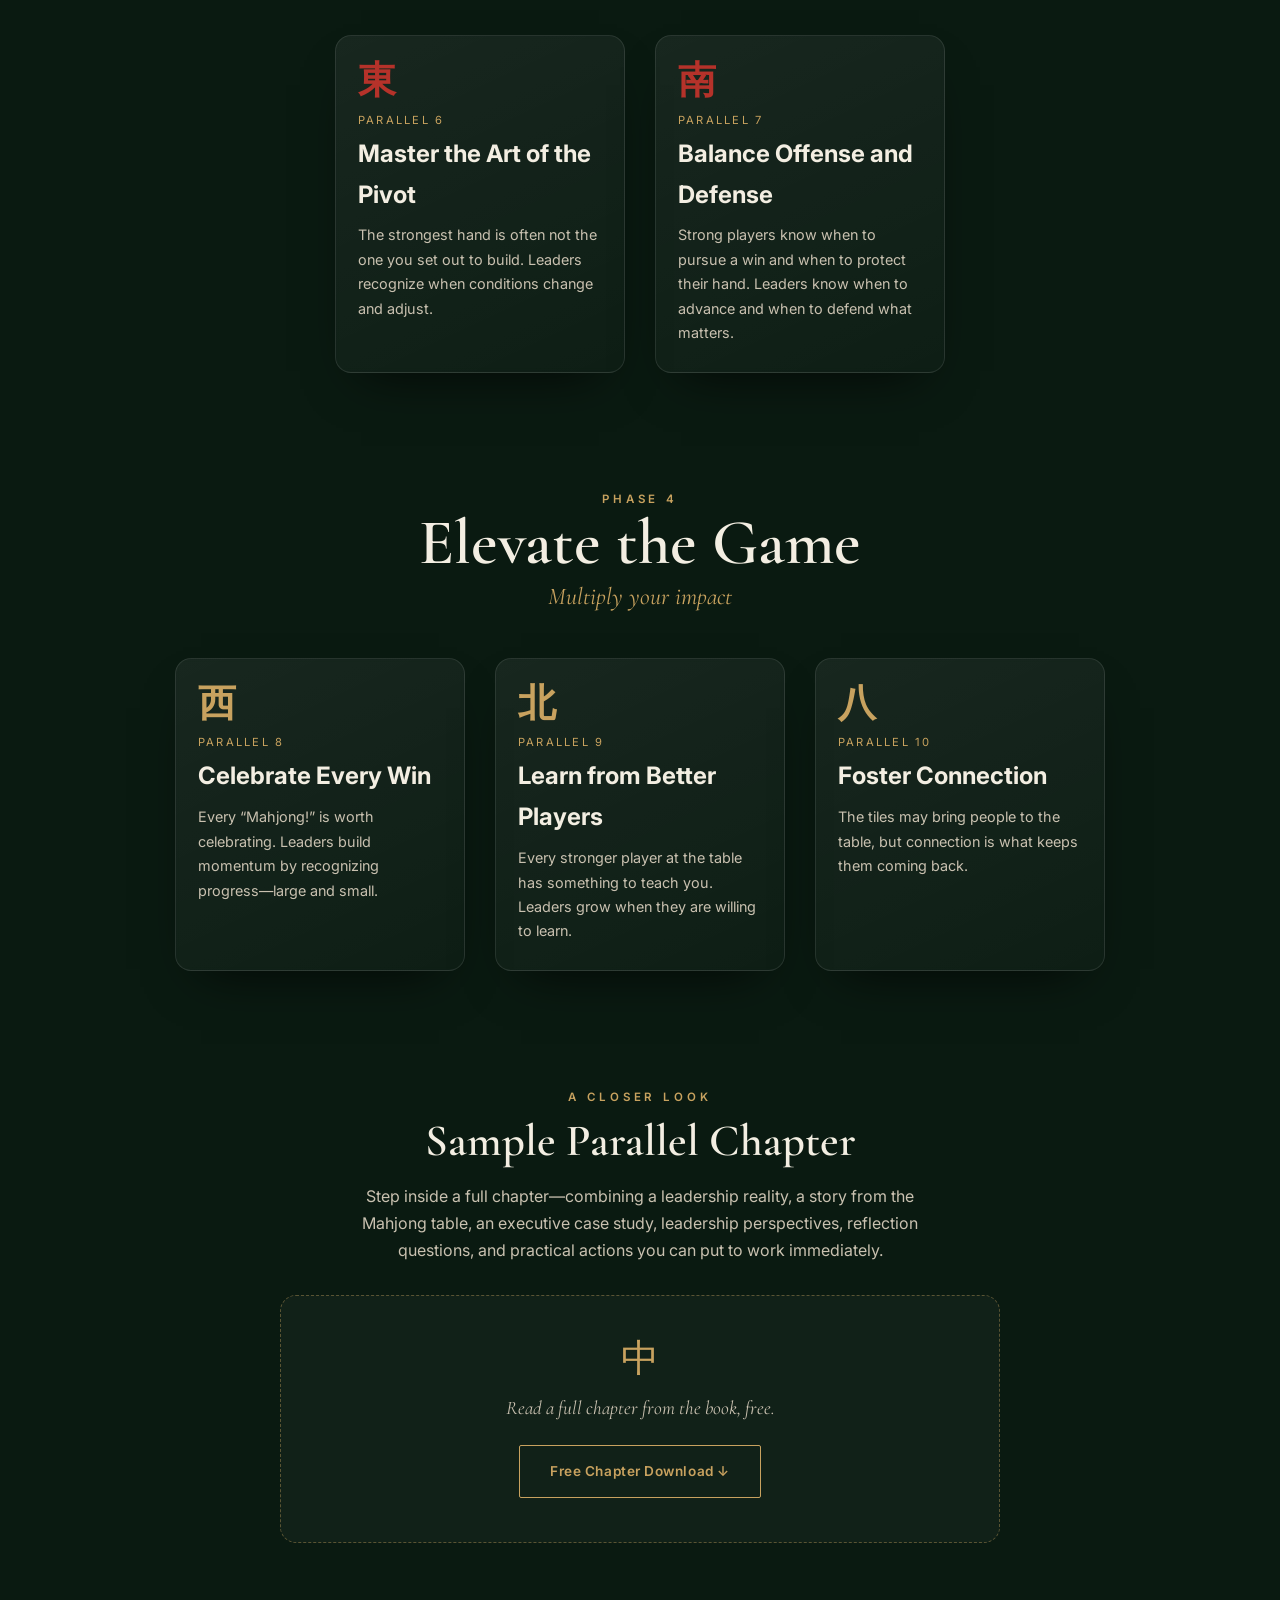
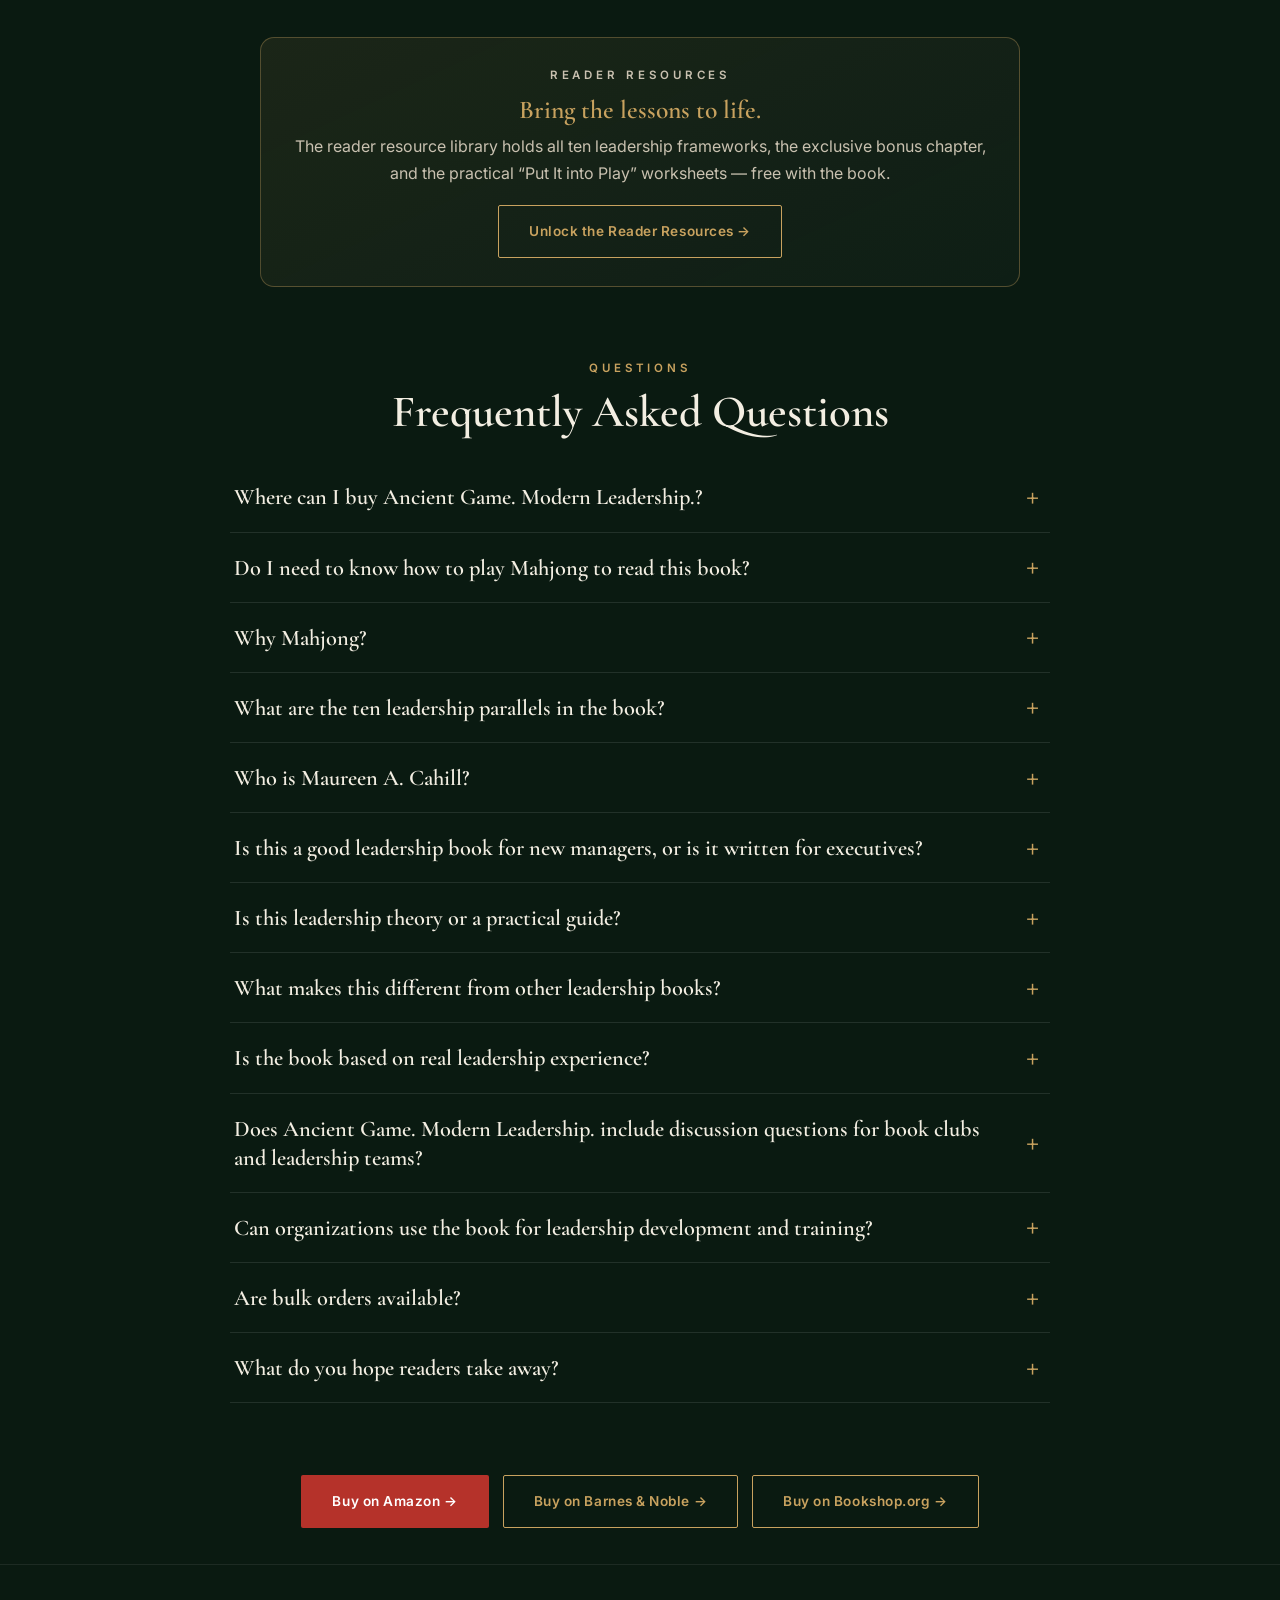
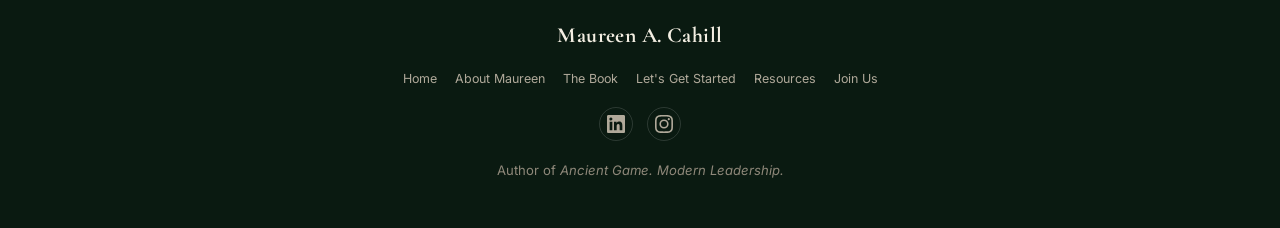
<file: book.html>
<!doctype html>
<html lang="en">
<head>
<meta charset="utf-8">
<meta name="viewport" content="width=device-width, initial-scale=1">
<title>The Book — Ancient Game. Modern Leadership. | Maureen A. Cahill</title>
<meta name="description" content="What if one of the world's oldest games held some of leadership's most enduring lessons? Ancient Game. Modern Leadership. by Maureen A. Cahill — ten practical leadership parallels drawn from Mahjong.">
<meta name="robots" content="index, follow">
<meta name="author" content="Maureen A. Cahill">
<link rel="canonical" href="https://maureenacahill.com/book.html">
<meta property="og:type" content="book">
<meta property="og:site_name" content="Maureen A. Cahill">
<meta property="og:title" content="Ancient Game. Modern Leadership.">
<meta property="og:description" content="Ten practical leadership parallels that simplify leadership without oversimplifying it.">
<meta property="og:url" content="https://maureenacahill.com/book.html">
<meta property="og:image" content="https://maureenacahill.com/assets/book-cover.png">
<meta name="twitter:card" content="summary_large_image">
<script type="application/ld+json">{"@context": "https://schema.org", "@type": "Book", "name": "Ancient Game. Modern Leadership.", "alternateName": "Ancient Game. Modern Leadership. — Timeless Lessons from the Mahjong Table", "author": {"@type": "Person", "name": "Maureen A. Cahill", "url": "https://maureenacahill.com/about.html", "jobTitle": "Executive Coach and Leadership Advisor", "sameAs": ["https://www.linkedin.com/in/maureencahill", "https://www.instagram.com/maureen_a_cahill/"]}, "publisher": {"@type": "Organization", "name": "Dogwood Press"}, "datePublished": "2026-10-27", "isbn": "979-8-9968321-0-1", "inLanguage": "en", "url": "https://maureenacahill.com/book.html", "offers": [{"@type": "Offer", "url": "https://www.amazon.com/dp/B0HNTCZZHF", "availability": "https://schema.org/InStock", "seller": {"@type": "Organization", "name": "Amazon"}}, {"@type": "Offer", "url": "https://www.barnesandnoble.com/w/ancient-game-modern-leadership-maureen-a-cahill/1151774540", "availability": "https://schema.org/InStock", "seller": {"@type": "Organization", "name": "Barnes & Noble"}}, {"@type": "Offer", "url": "https://bookshop.org/p/books/ancient-game-modern-leadership-timeless-lessons-from-the-mahjong-table-maureen-a-cahill/a248a484fc2e7039?ean=9798996832101", "availability": "https://schema.org/InStock", "seller": {"@type": "Organization", "name": "Bookshop.org"}}], "image": "https://maureenacahill.com/assets/book-cover.png", "genre": ["Leadership", "Business", "Management"], "about": ["Leadership", "Management", "Executive coaching", "Mahjong"], "description": "Ten practical leadership parallels drawn from Mahjong — preparation, observation, adaptability, emotional discipline, sound judgment, and human connection.", "workExample": [{"@type": "Book", "bookFormat": "https://schema.org/Paperback", "datePublished": "2026-10-27", "inLanguage": "en", "isbn": "979-8-9968321-0-1"}, {"@type": "Book", "bookFormat": "https://schema.org/EBook", "datePublished": "2026-10-27", "inLanguage": "en"}]}</script>
<script type="application/ld+json">{"@context": "https://schema.org", "@type": "FAQPage", "mainEntity": [{"@type": "Question", "name": "Where can I buy Ancient Game. Modern Leadership.?", "acceptedAnswer": {"@type": "Answer", "text": "Ancient Game. Modern Leadership. by Maureen A. Cahill came out on October 27, 2026, in paperback and ebook. You can buy it on Amazon, Barnes & Noble and Bookshop.org, which supports independent bookstores."}}, {"@type": "Question", "name": "Do I need to know how to play Mahjong to read this book?", "acceptedAnswer": {"@type": "Answer", "text": "No. Ancient Game. Modern Leadership. is a leadership book, and Mahjong is the lens rather than the subject. Readers who have never touched a tile follow every chapter without trouble — and will leave the book wanting to learn the game. Readers who play American Mah Jongg will recognize the moments — and probably see their own table differently afterward."}}, {"@type": "Question", "name": "Why Mahjong?", "acceptedAnswer": {"@type": "Answer", "text": "Few games reward observation, adaptability, emotional discipline, strategic thinking, and human connection as consistently as Mahjong does. Four players, incomplete information, a hand that has to change as the table changes — the parallels to leadership are direct and memorable. The game is also having a genuine cultural moment, with American Mah Jongg groups forming in cities across the country. Once you see the parallels, you'll never look at leadership or Mahjong the same way."}}, {"@type": "Question", "name": "What are the ten leadership parallels in the book?", "acceptedAnswer": {"@type": "Answer", "text": "Ancient Game. Modern Leadership. organizes ten leadership practices across four phases — Set the Table, Read the Room, Play Your Hand, and Elevate the Game: Curating the environment Learning the written and unwritten rules Building meaningful rituals Harnessing observation Regulating emotions Pivoting when circumstances change Balancing offense and defense Celebrating progress Learning from better players Fostering connection"}}, {"@type": "Question", "name": "Who is Maureen A. Cahill?", "acceptedAnswer": {"@type": "Answer", "text": "Maureen A. Cahill is an executive coach and leadership advisor with more than 30 years leading Human Resources, advising CEOs and CHROs, and working with organizations across nonprofit, higher education, privately held, private equity-backed, and Fortune 500 environments. She is the author of Ancient Game. Modern Leadership. and the founder of Dogwood Glen, a modern rustic event venue in Bentonville, Arkansas."}}, {"@type": "Question", "name": "Is this a good leadership book for new managers, or is it written for executives?", "acceptedAnswer": {"@type": "Answer", "text": "This book is written for every level of manager — including those who aspire to a leadership role. The ten practices in Ancient Game. Modern Leadership. apply whether you lead a team of two or an organization of thousands. New and emerging managers get a practical starting framework. Experienced executives get language for the instincts they already have and a structure for coaching others."}}, {"@type": "Question", "name": "Is this leadership theory or a practical guide?", "acceptedAnswer": {"@type": "Answer", "text": "Practical, deliberately. Each chapter of Ancient Game. Modern Leadership. combines real leadership stories, an insight from the Mahjong table, perspectives from experienced leaders, reflection questions, and actions you can use the same week you read them."}}, {"@type": "Question", "name": "What makes this different from other leadership books?", "acceptedAnswer": {"@type": "Answer", "text": "Most leadership books introduce a new framework. Ancient Game. Modern Leadership. returns to ten practices that have always mattered — creating the right environment, observing carefully, adapting thoughtfully, regulating emotions, building relationships, and helping other people succeed — and uses an ancient game to make them stick. The Mahjong parallel gives readers a way to remember the principles long after they close the book."}}, {"@type": "Question", "name": "Is the book based on real leadership experience?", "acceptedAnswer": {"@type": "Answer", "text": "Yes. The stories come from more than 30 years leading Human Resources, advising CEOs and CHROs, coaching executives, and working across nonprofit, higher education, privately held, private equity-backed, and Fortune 500 organizations. The book also features ten accomplished leaders across industries, functions, and career stages sharing candid accounts of what leadership actually required of them — the wins, the setbacks, and what they'd do differently."}}, {"@type": "Question", "name": "Does Ancient Game. Modern Leadership. include discussion questions for book clubs and leadership teams?", "acceptedAnswer": {"@type": "Answer", "text": "Yes. Every chapter includes discussion questions and practical exercises, which makes the book well suited to leadership teams, executive development programs, MBA courses, and book clubs. Buyers also get a free resource library with all ten frameworks, worksheets, and a bonus chapter."}}, {"@type": "Question", "name": "Can organizations use the book for leadership development and training?", "acceptedAnswer": {"@type": "Answer", "text": "Absolutely. Organizations use Ancient Game. Modern Leadership. as the foundation for leadership workshops, team discussions, coaching engagements, onboarding programs, and manager development. The chapter structure — model, reflection questions, applied actions — maps directly onto a session agenda or a cohort program."}}, {"@type": "Question", "name": "Are bulk orders available?", "acceptedAnswer": {"@type": "Answer", "text": "Yes. Bulk purchases are available for leadership development programs, conferences, executive retreats, and employee gifting. Email maureen@maureenacahill.com to ask about a bulk order."}}, {"@type": "Question", "name": "What do you hope readers take away?", "acceptedAnswer": {"@type": "Answer", "text": "That great leadership comes from paying closer attention to the timeless practices that help people thrive. When leaders create the right environment, observe carefully, adapt thoughtfully, and build meaningful connections, better results follow."}}]}</script>
<link rel="preconnect" href="https://fonts.googleapis.com">
<link rel="preconnect" href="https://fonts.gstatic.com" crossorigin>
<link href="https://fonts.googleapis.com/css2?family=Cormorant+Garamond:ital,wght@0,400;0,500;0,600;0,700;1,400;1,600&family=Inter:wght@300;400;500;600&display=swap" rel="stylesheet">
<link rel="icon" href="assets/favicon.svg" type="image/svg+xml">
<link rel="icon" href="assets/favicon.ico" sizes="32x32">
<link rel="apple-touch-icon" href="assets/apple-touch-icon.png">
<meta name="theme-color" content="#0a1a11">
<link rel="stylesheet" href="assets/site.css">
</head>
<body>

<div class="table-env"></div>
<div class="light-pool"></div>
<div class="enso-bg" data-par="0.18"></div>
<div class="floaters" id="floaters"></div>

<nav id="nav">
  <a class="brand" href="index.html">Maureen A. <span>Cahill</span></a>
  <button class="menu-btn" id="menuBtn" aria-expanded="false" aria-controls="navlinks" onclick="toggleMenu()">☰</button>
  <div class="navlinks" id="navlinks">
    <a href="index.html">Home</a>
    <a href="about.html">About Maureen</a>
    <a href="book.html" class="current">The Book</a>
    <a href="start.html">Let's Get Started</a>
    <a href="resources.html">Resources</a>
    <a href="launch.html" class="nav-cta">Join Us</a>
  </div>
</nav>

<!-- ============ HEADER ============ -->
<header class="act page-top" style="padding-bottom:clamp(20px,3vh,36px)">
  <p class="eyebrow reveal">The Book</p>
  <h1 class="reveal d1" style="font-size:clamp(2.2rem,6.4vw,4.6rem);color:var(--ivory);margin-top:10px">
    Ancient Game.<br><span style="color:var(--gold)">Modern Leadership.</span>
  </h1>

  <!-- 2.2 the key descriptor sits directly under the headline -->
  <p class="reveal d2" style="font-family:'Cormorant Garamond',serif;font-size:clamp(1.2rem,2.7vw,1.6rem);
     color:var(--ivory);line-height:1.5;max-width:32ch;margin:18px auto 0;text-align:center">
    Whether you're a new manager or an experienced executive, this book offers a simpler,
    more practical way to lead.
  </p>

  <!-- 2.1 engagement CTA at the top of the page -->
  <div class="cta-band reveal d2">
    <a class="btn btn-red" data-buy hidden>Buy the Book →</a>
    <a href="launch.html" class="btn btn-red" data-prelaunch-cta hidden>Be First to Know — Join the Launch List</a>
    <a href="launch.html" class="btn btn-gold" data-free-chapter>Get the Free Chapter</a>
    <p class="cta-note">Out now in paperback and ebook.<br>
      <span class="isbn">ISBN 979-8-9968321-0-1</span></p>
    <p class="bookstore-note" data-bookstores hidden>
      <strong>Attention, Independent Bookstore Owners</strong>
      <em>Ancient Game. Modern Leadership. Timeless Lessons from the Mahjong Table</em>
      is distributed through IngramSpark and available to order through Ingram.
    </p>
  </div>

  <a class="jump reveal d2" href="#reader-resources">Already a reader? Jump to your resources ↓</a>
</header>

<!-- ============ THE PITCH ============ -->
<section class="act tight">
  <div class="book">
    <div class="cov reveal"><span class="soon" data-prelaunch hidden>Coming Soon</span><img src="assets/book-cover.png" width="939" height="1414" alt="Cover of Ancient Game. Modern Leadership. by Maureen A. Cahill"></div>
    <div>
      <p class="reveal d1" style="font-family:'Cormorant Garamond',serif;font-style:italic;font-size:clamp(1.4rem,3.2vw,2rem);color:var(--gold);line-height:1.4;margin-bottom:22px">
        What if one of the world's oldest games held some of leadership's most enduring lessons?
      </p>
      <p class="reveal d1">Mahjong rewards preparation, observation, adaptability, emotional discipline, sound judgment, and human connection.</p>
      <p class="reveal d2 so-does">So does leadership.</p>
      <p class="reveal d2">In <em>Ancient Game. Modern Leadership.</em>, Maureen Cahill reveals ten unexpected parallels between the Mahjong table and the leadership table—and translates each one into practical actions leaders can use immediately.</p>
    </div>
  </div>
</section>

<!-- ============ EARLY PRAISE (2.2 + 2.5 — abbreviated versions, placed high) ============ -->
<section class="act tight" id="praise">
  <p class="eyebrow reveal">Early Praise</p>
  <div class="endorsements">
    <blockquote class="endorse reveal d1">
      <p>Drawing on decades in the trenches as a CHRO and advisor to senior executives, Maureen Cahill
      translates hard-won lessons into ten vivid, memorable parallels that speak directly to what leaders
      actually struggle with. Her book doesn't just teach leadership principles—it brings them to life,
      tile by tile.</p>
      <div class="by">Denise Lee Yohn<span>Best-selling author of <em>FUSION: How Integrating Brand and Culture Powers the World's Greatest Companies</em></span></div>
    </blockquote>
    <blockquote class="endorse reveal d2">
      <p>Maureen Cahill proves that leadership—like Mahjong—isn't simply an innate talent;
      it's a game we can learn to play better.</p>
      <div class="by">Aileen Wilkins<span>Chief People Officer, Arvest; former Chief People Officer, H&amp;R Block</span></div>
    </blockquote>
    <blockquote class="endorse reveal d3">
      <p>What sets <em>Ancient Game. Modern Leadership.</em> apart is its attention to the leadership lessons
      most of us learn through trial and error: navigating unwritten rules, reading organizational dynamics,
      adapting strategy, and balancing competing priorities. These are disciplines we often understand
      conceptually but neglect in practice. Maureen makes them visible and actionable, helping leaders learn
      sooner what experience might otherwise take years to teach.</p>
      <div class="by">Clark Barber<span>Enterprise Growth Leader; former Vice President, DeVryWorks &amp; Commercial Director, Gartner</span></div>
    </blockquote>
  </div>
</section>

<!-- ============ EACH CHAPTER COMBINES ============ -->
<section class="act tight">
  <p class="eyebrow reveal">Inside Every Chapter</p>
  <h2 class="reveal d1" style="font-size:clamp(1.9rem,4.6vw,2.8rem);color:var(--ivory);margin:10px 0 30px">Each chapter combines</h2>
  <ul class="chapter-list">
    <li class="reveal"><span class="bullet">◆</span><span>Leadership realities</span></li>
    <li class="reveal"><span class="bullet">◆</span><span>Stories from the Mahjong table</span></li>
    <li class="reveal"><span class="bullet">◆</span><span>Executive case studies</span></li>
    <li class="reveal"><span class="bullet">◆</span><span>Leadership voices from experienced executives</span></li>
    <li class="reveal"><span class="bullet">◆</span><span>Reflection questions</span></li>
    <li class="reveal"><span class="bullet">◆</span><span>Practical actions you can apply immediately</span></li>
  </ul>
</section>

<!-- ============ ANCIENT GAME. MODERN LEADERSHIP. FRAMEWORK (moved here from the home page) ============ -->
<section class="act" id="framework">
  <p class="eyebrow reveal">The Ancient Game. Modern Leadership. Framework</p>
  <h2 class="reveal d1" style="font-size:clamp(1.9rem,4.6vw,2.8rem);color:var(--ivory);margin:10px 0 30px">Ten parallels. Four phases.</h2>
  <img class="framework reveal d1" src="assets/framework-infographic.png" width="1080" height="715" loading="lazy"
       alt="The Ancient Game. Modern Leadership. Framework: ten leadership parallels across four phases — Set the Table, Read the Room, Play Your Hand, Elevate the Game">
</section>

<!-- ============ THE TEN PARALLELS (deal in by phase) ============ -->
<div id="phases-acts"></div>

<!-- ============ SAMPLE PARALLEL CHAPTER ============ -->
<section class="act" id="sample">
  <p class="eyebrow reveal">A Closer Look</p>
  <h2 class="reveal d1" style="font-size:clamp(1.9rem,4.6vw,2.8rem);color:var(--ivory);margin:10px 0 18px">Sample Parallel Chapter</h2>
  <p class="lead reveal d2">Step inside a full chapter—combining a leadership reality, a story from the Mahjong table, an executive case study, leadership perspectives, reflection questions, and practical actions you can put to work immediately.</p>
  <div class="reveal d2" style="max-width:720px;width:100%;margin-top:30px;padding:44px 30px;border-radius:16px;
       border:1px dashed rgba(200,162,95,.4);background:rgba(255,255,255,.03);text-align:center">
    <div style="font-family:'Cormorant Garamond',serif;font-size:2.4rem;color:var(--gold);line-height:1">中</div>
    <p style="color:var(--muted);margin-top:14px;font-family:'Cormorant Garamond',serif;font-style:italic;font-size:1.2rem">
      Read a full chapter from the book, free.
    </p>
    <p style="margin-top:20px"><a href="launch.html" class="btn btn-gold" data-free-chapter>Get the Free Chapter</a></p>
  </div>
</section>

<!-- ============ READER RESOURCES CTA ============ -->
<section class="act tight" id="reader-resources">
  <div class="begin reveal" style="text-align:center">
    <p class="eyebrow">Reader Resources</p>
    <h3 style="margin-top:10px">Bring the lessons to life.</h3>
    <p>The reader resource library holds all ten leadership frameworks, the exclusive bonus chapter, and the practical “Put It into Play” worksheets — free with the book.</p>
    <div class="btn-row" style="margin-top:18px">
      <a href="resources.html" class="btn btn-gold">Unlock the Reader Resources →</a>
    </div>
  </div>
</section>

<!-- ============ FAQ (2.4) — below Reader Resources, above the launch CTA ============ -->
<section class="act tight" id="faq">
  <p class="eyebrow reveal">Questions</p>
  <h2 class="reveal d1" style="font-size:clamp(1.9rem,4.6vw,2.8rem);color:var(--ivory);margin:10px 0 0">Frequently Asked Questions</h2>
  <div class="faq reveal d2">
      <details>
        <summary><h3>Where can I buy Ancient Game. Modern Leadership.?</h3></summary>
        <div class="a">
        <p><em>Ancient Game. Modern Leadership.</em> by Maureen A. Cahill came out on October 27, 2026, in paperback and ebook. You can buy it on <a href="https://www.amazon.com/dp/B0HNTCZZHF" rel="noopener" target="_blank">Amazon</a>, <a href="https://www.barnesandnoble.com/w/ancient-game-modern-leadership-maureen-a-cahill/1151774540" rel="noopener" target="_blank">Barnes &amp; Noble</a> and <a href="https://bookshop.org/p/books/ancient-game-modern-leadership-timeless-lessons-from-the-mahjong-table-maureen-a-cahill/a248a484fc2e7039?ean=9798996832101" rel="noopener" target="_blank">Bookshop.org</a>, which supports independent bookstores.</p>
        </div>
      </details>
      <details>
        <summary><h3>Do I need to know how to play Mahjong to read this book?</h3></summary>
        <div class="a">
        <p>No. <em>Ancient Game. Modern Leadership.</em> is a leadership book, and Mahjong is the lens rather than the subject. Readers who have never touched a tile follow every chapter without trouble — and will leave the book wanting to learn the game. Readers who play American Mah Jongg will recognize the moments — and probably see their own table differently afterward.</p>
        </div>
      </details>
      <details>
        <summary><h3>Why Mahjong?</h3></summary>
        <div class="a">
        <p>Few games reward observation, adaptability, emotional discipline, strategic thinking, and human connection as consistently as Mahjong does. Four players, incomplete information, a hand that has to change as the table changes — the parallels to leadership are direct and memorable. The game is also having a genuine cultural moment, with American Mah Jongg groups forming in cities across the country. Once you see the parallels, you'll never look at leadership or Mahjong the same way.</p>
        </div>
      </details>
      <details>
        <summary><h3>What are the ten leadership parallels in the book?</h3></summary>
        <div class="a">
        <p><em>Ancient Game. Modern Leadership.</em> organizes <a href="#framework">ten leadership practices</a> across four phases — Set the Table, Read the Room, Play Your Hand, and Elevate the Game:</p>
        <ol><li>Curating the environment</li><li>Learning the written and unwritten rules</li><li>Building meaningful rituals</li><li>Harnessing observation</li><li>Regulating emotions</li><li>Pivoting when circumstances change</li><li>Balancing offense and defense</li><li>Celebrating progress</li><li>Learning from better players</li><li>Fostering connection</li></ol>
        </div>
      </details>
      <details>
        <summary><h3>Who is Maureen A. Cahill?</h3></summary>
        <div class="a">
        <p><a href="about.html">Maureen A. Cahill</a> is an executive coach and leadership advisor with more than 30 years leading Human Resources, advising CEOs and CHROs, and working with organizations across nonprofit, higher education, privately held, private equity-backed, and Fortune 500 environments. She is the author of <em>Ancient Game. Modern Leadership.</em> and the founder of Dogwood Glen, a modern rustic event venue in Bentonville, Arkansas.</p>
        </div>
      </details>
      <details>
        <summary><h3>Is this a good leadership book for new managers, or is it written for executives?</h3></summary>
        <div class="a">
        <p>This book is written for every level of manager — including those who aspire to a leadership role. The ten practices in <em>Ancient Game. Modern Leadership.</em> apply whether you lead a team of two or an organization of thousands. New and emerging managers get a practical starting framework. Experienced executives get language for the instincts they already have and a structure for coaching others.</p>
        </div>
      </details>
      <details>
        <summary><h3>Is this leadership theory or a practical guide?</h3></summary>
        <div class="a">
        <p>Practical, deliberately. Each chapter of <em>Ancient Game. Modern Leadership.</em> combines real leadership stories, an insight from the Mahjong table, perspectives from experienced leaders, reflection questions, and actions you can use the same week you read them.</p>
        </div>
      </details>
      <details>
        <summary><h3>What makes this different from other leadership books?</h3></summary>
        <div class="a">
        <p>Most leadership books introduce a new framework. <em>Ancient Game. Modern Leadership.</em> returns to ten practices that have always mattered — creating the right environment, observing carefully, adapting thoughtfully, regulating emotions, building relationships, and helping other people succeed — and uses an ancient game to make them stick. The Mahjong parallel gives readers a way to remember the principles long after they close the book.</p>
        </div>
      </details>
      <details>
        <summary><h3>Is the book based on real leadership experience?</h3></summary>
        <div class="a">
        <p>Yes. The stories come from more than 30 years leading Human Resources, advising CEOs and CHROs, coaching executives, and working across nonprofit, higher education, privately held, private equity-backed, and Fortune 500 organizations. The book also features ten accomplished leaders across industries, functions, and career stages sharing candid accounts of what leadership actually required of them — the wins, the setbacks, and what they'd do differently.</p>
        </div>
      </details>
      <details>
        <summary><h3>Does Ancient Game. Modern Leadership. include discussion questions for book clubs and leadership teams?</h3></summary>
        <div class="a">
        <p>Yes. Every chapter includes discussion questions and practical exercises, which makes the book well suited to leadership teams, executive development programs, MBA courses, and book clubs. Buyers also get a free <a href="#reader-resources">resource library</a> with all ten frameworks, worksheets, and a bonus chapter.</p>
        </div>
      </details>
      <details>
        <summary><h3>Can organizations use the book for leadership development and training?</h3></summary>
        <div class="a">
        <p>Absolutely. Organizations use <em>Ancient Game. Modern Leadership.</em> as the foundation for leadership workshops, team discussions, coaching engagements, onboarding programs, and manager development. The chapter structure — model, reflection questions, applied actions — maps directly onto a session agenda or a cohort program.</p>
        </div>
      </details>
      <details>
        <summary><h3>Are bulk orders available?</h3></summary>
        <div class="a">
        <p>Yes. Bulk purchases are available for leadership development programs, conferences, executive retreats, and employee gifting. Email <a href="mailto:maureen@maureenacahill.com">maureen@maureenacahill.com</a> to ask about a bulk order.</p>
        </div>
      </details>
      <details>
        <summary><h3>What do you hope readers take away?</h3></summary>
        <div class="a">
        <p>That great leadership comes from paying closer attention to the timeless practices that help people thrive. When leaders create the right environment, observe carefully, adapt thoughtfully, and build meaningful connections, better results follow.</p>
        </div>
      </details>
  </div>
</section>

<!-- ============ CLOSING LAUNCH CTA ============ -->
<section class="act tight" id="get-it">
  <div class="btn-row reveal" style="margin-top:0">
    <a href="launch.html" class="btn btn-red" data-prelaunch-cta hidden>Get It First — Join the Launch List →</a>
    <a class="btn btn-red" data-buy hidden>Buy the Book →</a>
  </div>
</section>

<footer>
  <a class="brand serif" href="index.html">Maureen A. Cahill</a>
  <div class="footlinks">
    <a href="index.html">Home</a><a href="about.html">About Maureen</a><a href="book.html">The Book</a>
    <a href="start.html">Let's Get Started</a><a href="resources.html">Resources</a><a href="launch.html">Join Us</a>
  </div>
  <div class="footsocial">
    <a href="https://www.linkedin.com/in/maureencahill" target="_blank" rel="noopener" aria-label="Maureen A. Cahill on LinkedIn" title="LinkedIn">
      <svg viewBox="0 0 24 24" width="18" height="18" aria-hidden="true" focusable="false"><path fill="currentColor" d="M20.45 20.45h-3.56v-5.57c0-1.33-.03-3.04-1.85-3.04-1.85 0-2.14 1.45-2.14 2.94v5.67H9.34V9h3.42v1.56h.05a3.75 3.75 0 0 1 3.37-1.85c3.6 0 4.27 2.37 4.27 5.46zM5.34 7.43a2.07 2.07 0 1 1 0-4.13 2.07 2.07 0 0 1 0 4.13M7.12 20.45H3.55V9h3.57zM22.22 0H1.77C.79 0 0 .77 0 1.72v20.56C0 23.23.79 24 1.77 24h20.45c.98 0 1.78-.77 1.78-1.72V1.72C24 .77 23.2 0 22.22 0"/></svg>
    </a>
    <a href="https://www.instagram.com/maureen_a_cahill/" target="_blank" rel="noopener" aria-label="Maureen A. Cahill on Instagram" title="Instagram">
      <svg viewBox="0 0 24 24" width="18" height="18" aria-hidden="true" focusable="false"><path fill="currentColor" d="M12 2.16c3.2 0 3.58.01 4.85.07 1.17.05 1.8.25 2.23.41.56.22.96.48 1.38.9.42.42.68.82.9 1.38.16.42.36 1.06.41 2.23.06 1.27.07 1.65.07 4.85s-.01 3.58-.07 4.85c-.05 1.17-.25 1.8-.41 2.23-.22.56-.48.96-.9 1.38-.42.42-.82.68-1.38.9-.42.16-1.06.36-2.23.41-1.27.06-1.65.07-4.85.07s-3.58-.01-4.85-.07c-1.17-.05-1.8-.25-2.23-.41a3.7 3.7 0 0 1-1.38-.9 3.7 3.7 0 0 1-.9-1.38c-.16-.42-.36-1.06-.41-2.23C2.17 15.58 2.16 15.2 2.16 12s.01-3.58.07-4.85c.05-1.17.25-1.8.41-2.23.22-.56.48-.96.9-1.38.42-.42.82-.68 1.38-.9.42-.16 1.06-.36 2.23-.41C8.42 2.17 8.8 2.16 12 2.16M12 0C8.74 0 8.33.01 7.05.07 5.78.13 4.9.33 4.14.63a5.9 5.9 0 0 0-2.13 1.38A5.9 5.9 0 0 0 .63 4.14C.33 4.9.13 5.78.07 7.05.01 8.33 0 8.74 0 12s.01 3.67.07 4.95c.06 1.27.26 2.15.56 2.91.3.79.72 1.46 1.38 2.13a5.9 5.9 0 0 0 2.13 1.38c.76.3 1.64.5 2.91.56C8.33 23.99 8.74 24 12 24s3.67-.01 4.95-.07c1.27-.06 2.15-.26 2.91-.56a5.9 5.9 0 0 0 2.13-1.38 5.9 5.9 0 0 0 1.38-2.13c.3-.76.5-1.64.56-2.91.06-1.28.07-1.69.07-4.95s-.01-3.67-.07-4.95c-.06-1.27-.26-2.15-.56-2.91a5.9 5.9 0 0 0-1.38-2.13A5.9 5.9 0 0 0 19.86.63C19.1.33 18.22.13 16.95.07 15.67.01 15.26 0 12 0m0 5.84a6.16 6.16 0 1 0 0 12.32 6.16 6.16 0 0 0 0-12.32M12 16a4 4 0 1 1 0-8 4 4 0 0 1 0 8m6.4-11.85a1.44 1.44 0 1 0 0 2.88 1.44 1.44 0 0 0 0-2.88"/></svg>
    </a>
  </div>
  Author of <em>Ancient Game. Modern Leadership.</em>
</footer>

<script src="assets/site.js"></script>
<script>
/* build the four phase acts — the ten parallels deal in as you scroll */
document.addEventListener('DOMContentLoaded', () => {
  const wrap = document.getElementById('phases-acts');
  PHASES.forEach((ph, pi) => {
    const ls = LESSONS.filter(L => L.p === pi);
    const sec = document.createElement('section');
    sec.className = 'act phase-act';
    sec.innerHTML = `
      <p class="eyebrow reveal">Phase ${pi + 1}</p>
      <h2 class="reveal d1" style="font-size:clamp(2.2rem,5.6vw,4rem);color:var(--ivory)">${ph.h}</h2>
      <p class="reveal d2" style="color:var(--gold);font-style:italic;font-family:'Cormorant Garamond',serif;font-size:clamp(1.1rem,2.4vw,1.5rem);margin-bottom:40px">${ph.s}</p>
      <div class="lesson-row">
        ${ls.map((L, i) => `<div class="lesson" data-lz style="transition-delay:${i * .14}s">
            <div class="g" style="color:${ph.c}">${L.g}</div>
            <div class="num">Parallel ${L.n}</div>
            <h4>${L.t}</h4><p>${L.tip}</p>
          </div>`).join('')}
      </div>`;
    wrap.appendChild(sec);
  });
  observeReveals(wrap);
});
</script>
</body>
</html>
</file>
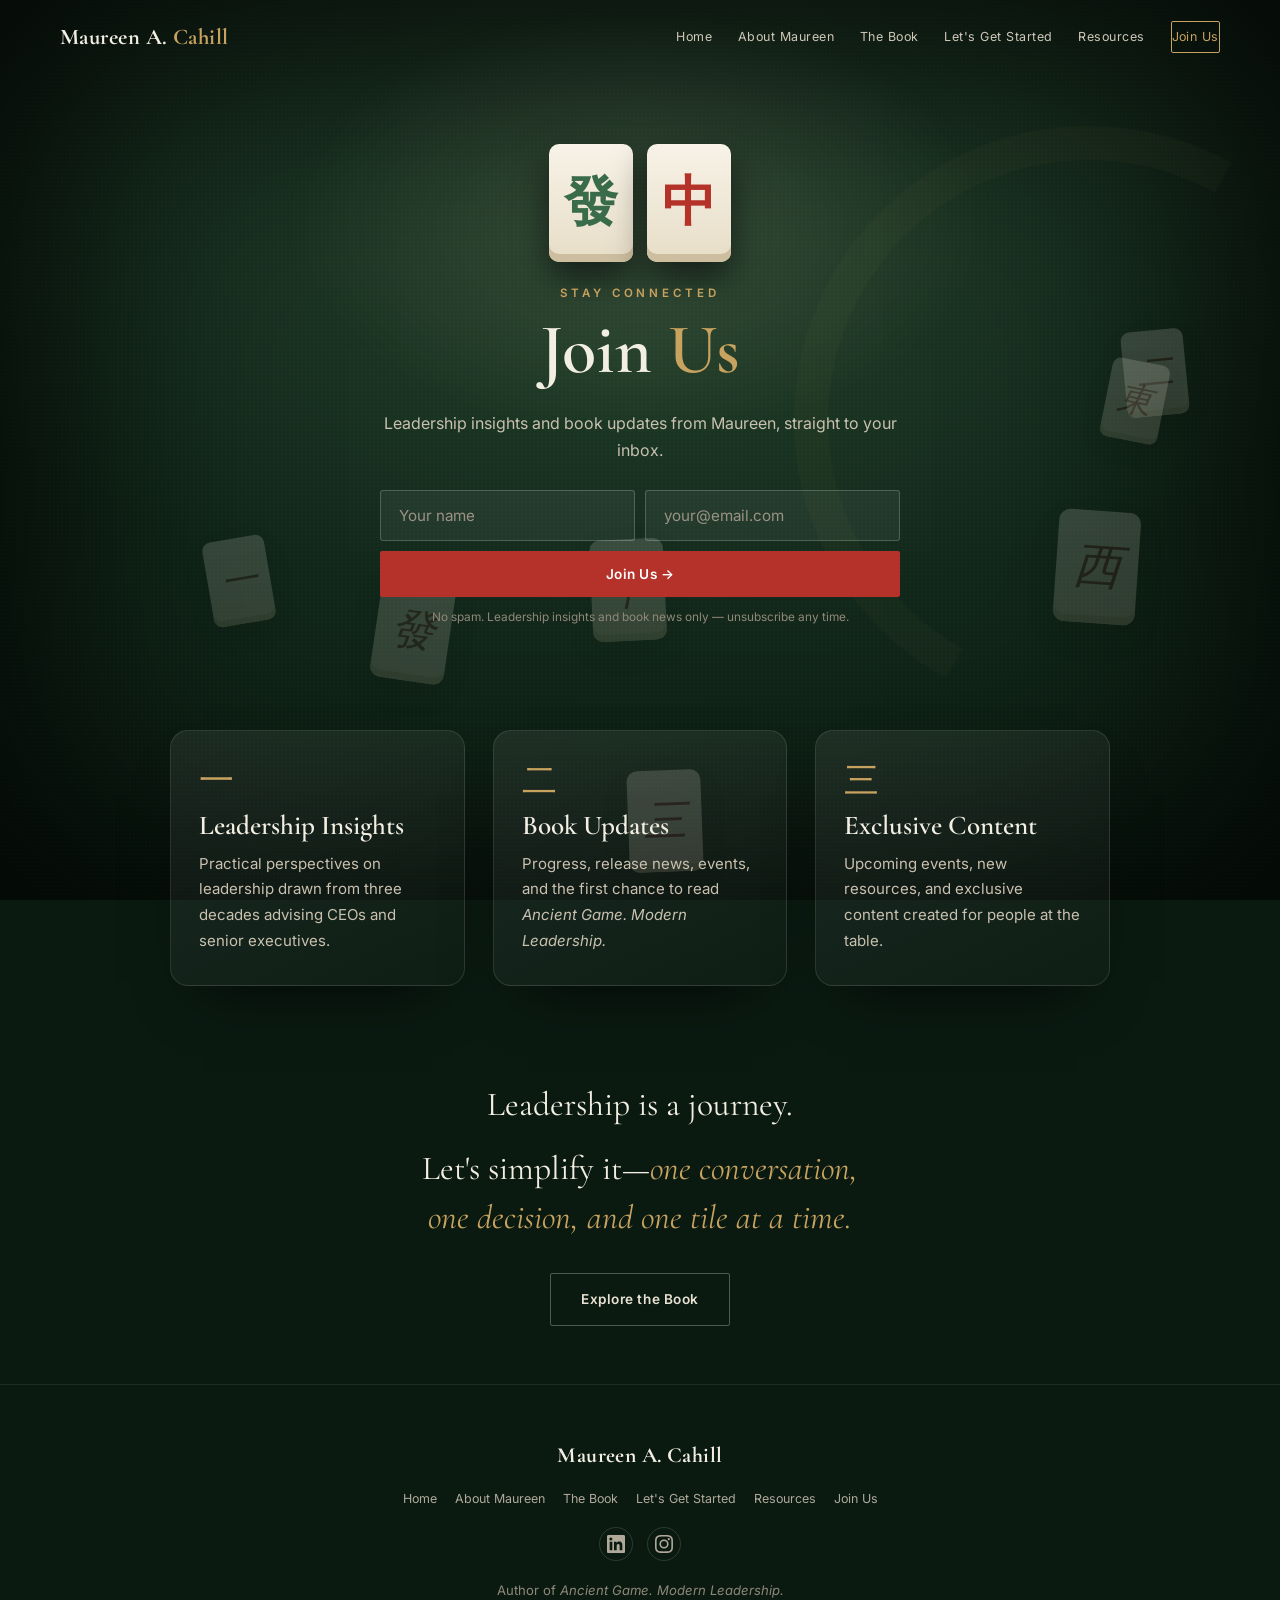
<file: launch.html>
<!doctype html>
<html lang="en">
<head>
<meta charset="utf-8">
<meta name="viewport" content="width=device-width, initial-scale=1">
<title>Join Us — Maureen A. Cahill</title>
<meta name="description" content="Receive leadership insights, book updates, and exclusive content as we approach the launch of Ancient Game. Modern Leadership.">
<meta name="robots" content="index, follow">
<meta name="author" content="Maureen A. Cahill">
<link rel="canonical" href="https://maureenacahill.com/launch.html">
<meta property="og:type" content="website">
<meta property="og:site_name" content="Maureen A. Cahill">
<meta property="og:title" content="Join Us — Maureen A. Cahill">
<meta property="og:description" content="Leadership insights, book updates, and exclusive content as we approach launch—and beyond.">
<meta property="og:url" content="https://maureenacahill.com/launch.html">
<meta property="og:image" content="https://maureenacahill.com/assets/book-cover.png">
<meta name="twitter:card" content="summary_large_image">
<link rel="preconnect" href="https://fonts.googleapis.com">
<link rel="preconnect" href="https://fonts.gstatic.com" crossorigin>
<link href="https://fonts.googleapis.com/css2?family=Cormorant+Garamond:ital,wght@0,400;0,500;0,600;0,700;1,400;1,600&family=Inter:wght@300;400;500;600&display=swap" rel="stylesheet">
<link rel="icon" href="assets/favicon.svg" type="image/svg+xml">
<link rel="icon" href="assets/favicon.ico" sizes="32x32">
<link rel="apple-touch-icon" href="assets/apple-touch-icon.png">
<meta name="theme-color" content="#0a1a11">
<link rel="stylesheet" href="assets/site.css">
</head>
<body>

<div class="table-env"></div>
<div class="light-pool"></div>
<div class="enso-bg" data-par="0.18"></div>
<div class="floaters" id="floaters"></div>

<nav id="nav">
  <a class="brand" href="index.html">Maureen A. <span>Cahill</span></a>
  <button class="menu-btn" id="menuBtn" aria-expanded="false" aria-controls="navlinks" onclick="toggleMenu()">☰</button>
  <div class="navlinks" id="navlinks">
    <a href="index.html">Home</a>
    <a href="about.html">About Maureen</a>
    <a href="book.html">The Book</a>
    <a href="start.html">Let's Get Started</a>
    <a href="resources.html">Resources</a>
    <a href="launch.html" class="nav-cta current">Join Us</a>
  </div>
</nav>

<!-- ============ HEADER + FORM ============ -->
<header class="act page-top">
  <div class="hero-tiles reveal" style="margin-bottom:22px">
    <div class="t" style="color:#3a6b4a">發</div>
    <div class="t" style="color:#b5322a">中</div>
  </div>
  <p class="eyebrow reveal"><span data-prelaunch hidden>Be First</span><span data-launched>Stay Connected</span></p>
  <h1 class="reveal d1" style="font-size:clamp(2.2rem,6.2vw,4.4rem);color:var(--ivory);margin-top:10px">
    <span data-prelaunch hidden>Join the <span style="color:var(--gold)">Launch List</span></span>
    <span data-launched>Join <span style="color:var(--gold)">Us</span></span>
  </h1>
  <p class="lead reveal d2" style="margin-top:22px" data-prelaunch hidden>
    Get leadership insights, book updates, and occasional behind-the-scenes notes
    as <em>Ancient Game. Modern Leadership.</em> makes its way into the world.
  </p>
  <p class="lead reveal d2" style="margin-top:22px" data-launched>
    Leadership insights and book updates from Maureen, straight to your inbox.
  </p>

  <div class="capture reveal d2">
    <form data-capture data-source="Launch List">
      <div class="fields">
        <input type="text" name="Name" placeholder="Your name" aria-label="Your name">
        <input type="email" name="Email" placeholder="your@email.com" required aria-label="Your email">
      </div>
      <div class="fields" style="margin-top:10px">
        <button type="submit" class="btn btn-red" style="flex:1"><span data-prelaunch hidden>Join the Launch List →</span><span data-launched>Join Us →</span></button>
      </div>
      <p class="note">No spam. Leadership insights and book news only — unsubscribe any time.</p>
    </form>
    <div class="form-ok">✓ Thank you — you're signed up<span data-prelaunch hidden> for launch day</span>. If an email from
      Maureen A. Cahill asks you to confirm, click the link so you stay on the list. Check spam if you don't see it.</div>
  </div>
</header>

<!-- ============ WHAT YOU'LL RECEIVE ============ -->
<section class="act tight">
  <div class="paths" style="max-width:940px">
    <div class="path reveal d1"><div class="mark">一</div><h3>Leadership Insights</h3>
      <p>Practical perspectives on leadership drawn from three decades advising CEOs and senior executives.</p></div>
    <div class="path reveal d2"><div class="mark">二</div><h3>Book Updates</h3>
      <p>Progress, release news, events, and the first chance to read <em>Ancient Game. Modern Leadership.</em></p></div>
    <div class="path reveal d3"><div class="mark">三</div><h3>Exclusive Content</h3>
      <p>Upcoming events, new resources, and exclusive content created for people at the table.</p></div>
  </div>
</section>

<!-- ============ CLOSING ============ -->
<section class="act">
  <p class="closing reveal">Leadership is a journey.</p>
  <p class="closing reveal d1" style="margin-top:16px;max-width:30ch">
    Let's simplify it—<span class="g">one conversation, one decision, and one tile at a time.</span>
  </p>
  <div class="btn-row reveal d2">
    <a href="book.html" class="btn btn-ghost">Explore the Book</a>
  </div>
</section>

<footer>
  <a class="brand serif" href="index.html">Maureen A. Cahill</a>
  <div class="footlinks">
    <a href="index.html">Home</a><a href="about.html">About Maureen</a><a href="book.html">The Book</a>
    <a href="start.html">Let's Get Started</a><a href="resources.html">Resources</a><a href="launch.html">Join Us</a>
  </div>
  <div class="footsocial">
    <a href="https://www.linkedin.com/in/maureencahill" target="_blank" rel="noopener" aria-label="Maureen A. Cahill on LinkedIn" title="LinkedIn">
      <svg viewBox="0 0 24 24" width="18" height="18" aria-hidden="true" focusable="false"><path fill="currentColor" d="M20.45 20.45h-3.56v-5.57c0-1.33-.03-3.04-1.85-3.04-1.85 0-2.14 1.45-2.14 2.94v5.67H9.34V9h3.42v1.56h.05a3.75 3.75 0 0 1 3.37-1.85c3.6 0 4.27 2.37 4.27 5.46zM5.34 7.43a2.07 2.07 0 1 1 0-4.13 2.07 2.07 0 0 1 0 4.13M7.12 20.45H3.55V9h3.57zM22.22 0H1.77C.79 0 0 .77 0 1.72v20.56C0 23.23.79 24 1.77 24h20.45c.98 0 1.78-.77 1.78-1.72V1.72C24 .77 23.2 0 22.22 0"/></svg>
    </a>
    <a href="https://www.instagram.com/maureen_a_cahill/" target="_blank" rel="noopener" aria-label="Maureen A. Cahill on Instagram" title="Instagram">
      <svg viewBox="0 0 24 24" width="18" height="18" aria-hidden="true" focusable="false"><path fill="currentColor" d="M12 2.16c3.2 0 3.58.01 4.85.07 1.17.05 1.8.25 2.23.41.56.22.96.48 1.38.9.42.42.68.82.9 1.38.16.42.36 1.06.41 2.23.06 1.27.07 1.65.07 4.85s-.01 3.58-.07 4.85c-.05 1.17-.25 1.8-.41 2.23-.22.56-.48.96-.9 1.38-.42.42-.82.68-1.38.9-.42.16-1.06.36-2.23.41-1.27.06-1.65.07-4.85.07s-3.58-.01-4.85-.07c-1.17-.05-1.8-.25-2.23-.41a3.7 3.7 0 0 1-1.38-.9 3.7 3.7 0 0 1-.9-1.38c-.16-.42-.36-1.06-.41-2.23C2.17 15.58 2.16 15.2 2.16 12s.01-3.58.07-4.85c.05-1.17.25-1.8.41-2.23.22-.56.48-.96.9-1.38.42-.42.82-.68 1.38-.9.42-.16 1.06-.36 2.23-.41C8.42 2.17 8.8 2.16 12 2.16M12 0C8.74 0 8.33.01 7.05.07 5.78.13 4.9.33 4.14.63a5.9 5.9 0 0 0-2.13 1.38A5.9 5.9 0 0 0 .63 4.14C.33 4.9.13 5.78.07 7.05.01 8.33 0 8.74 0 12s.01 3.67.07 4.95c.06 1.27.26 2.15.56 2.91.3.79.72 1.46 1.38 2.13a5.9 5.9 0 0 0 2.13 1.38c.76.3 1.64.5 2.91.56C8.33 23.99 8.74 24 12 24s3.67-.01 4.95-.07c1.27-.06 2.15-.26 2.91-.56a5.9 5.9 0 0 0 2.13-1.38 5.9 5.9 0 0 0 1.38-2.13c.3-.76.5-1.64.56-2.91.06-1.28.07-1.69.07-4.95s-.01-3.67-.07-4.95c-.06-1.27-.26-2.15-.56-2.91a5.9 5.9 0 0 0-1.38-2.13A5.9 5.9 0 0 0 19.86.63C19.1.33 18.22.13 16.95.07 15.67.01 15.26 0 12 0m0 5.84a6.16 6.16 0 1 0 0 12.32 6.16 6.16 0 0 0 0-12.32M12 16a4 4 0 1 1 0-8 4 4 0 0 1 0 8m6.4-11.85a1.44 1.44 0 1 0 0 2.88 1.44 1.44 0 0 0 0-2.88"/></svg>
    </a>
  </div>
  Author of <em>Ancient Game. Modern Leadership.</em>
</footer>

<script src="assets/site.js"></script>
</body>
</html>
</file>
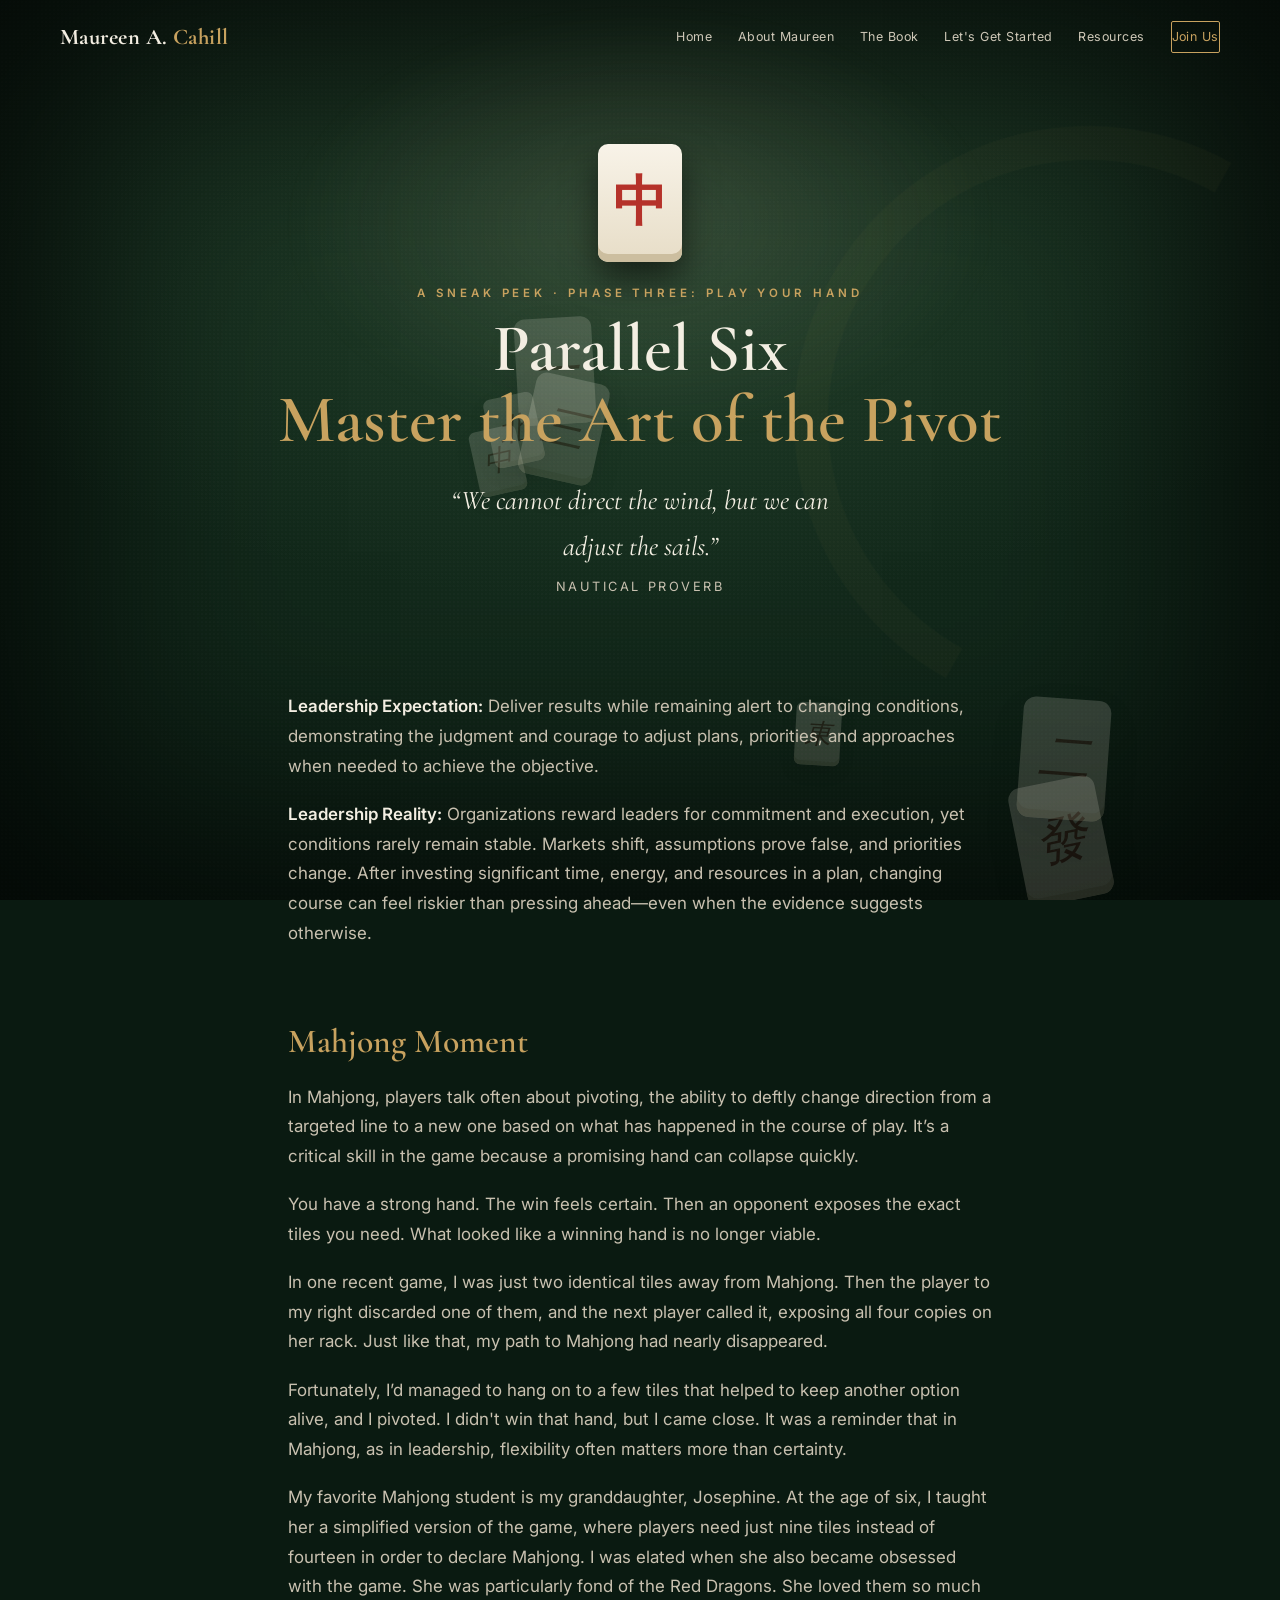
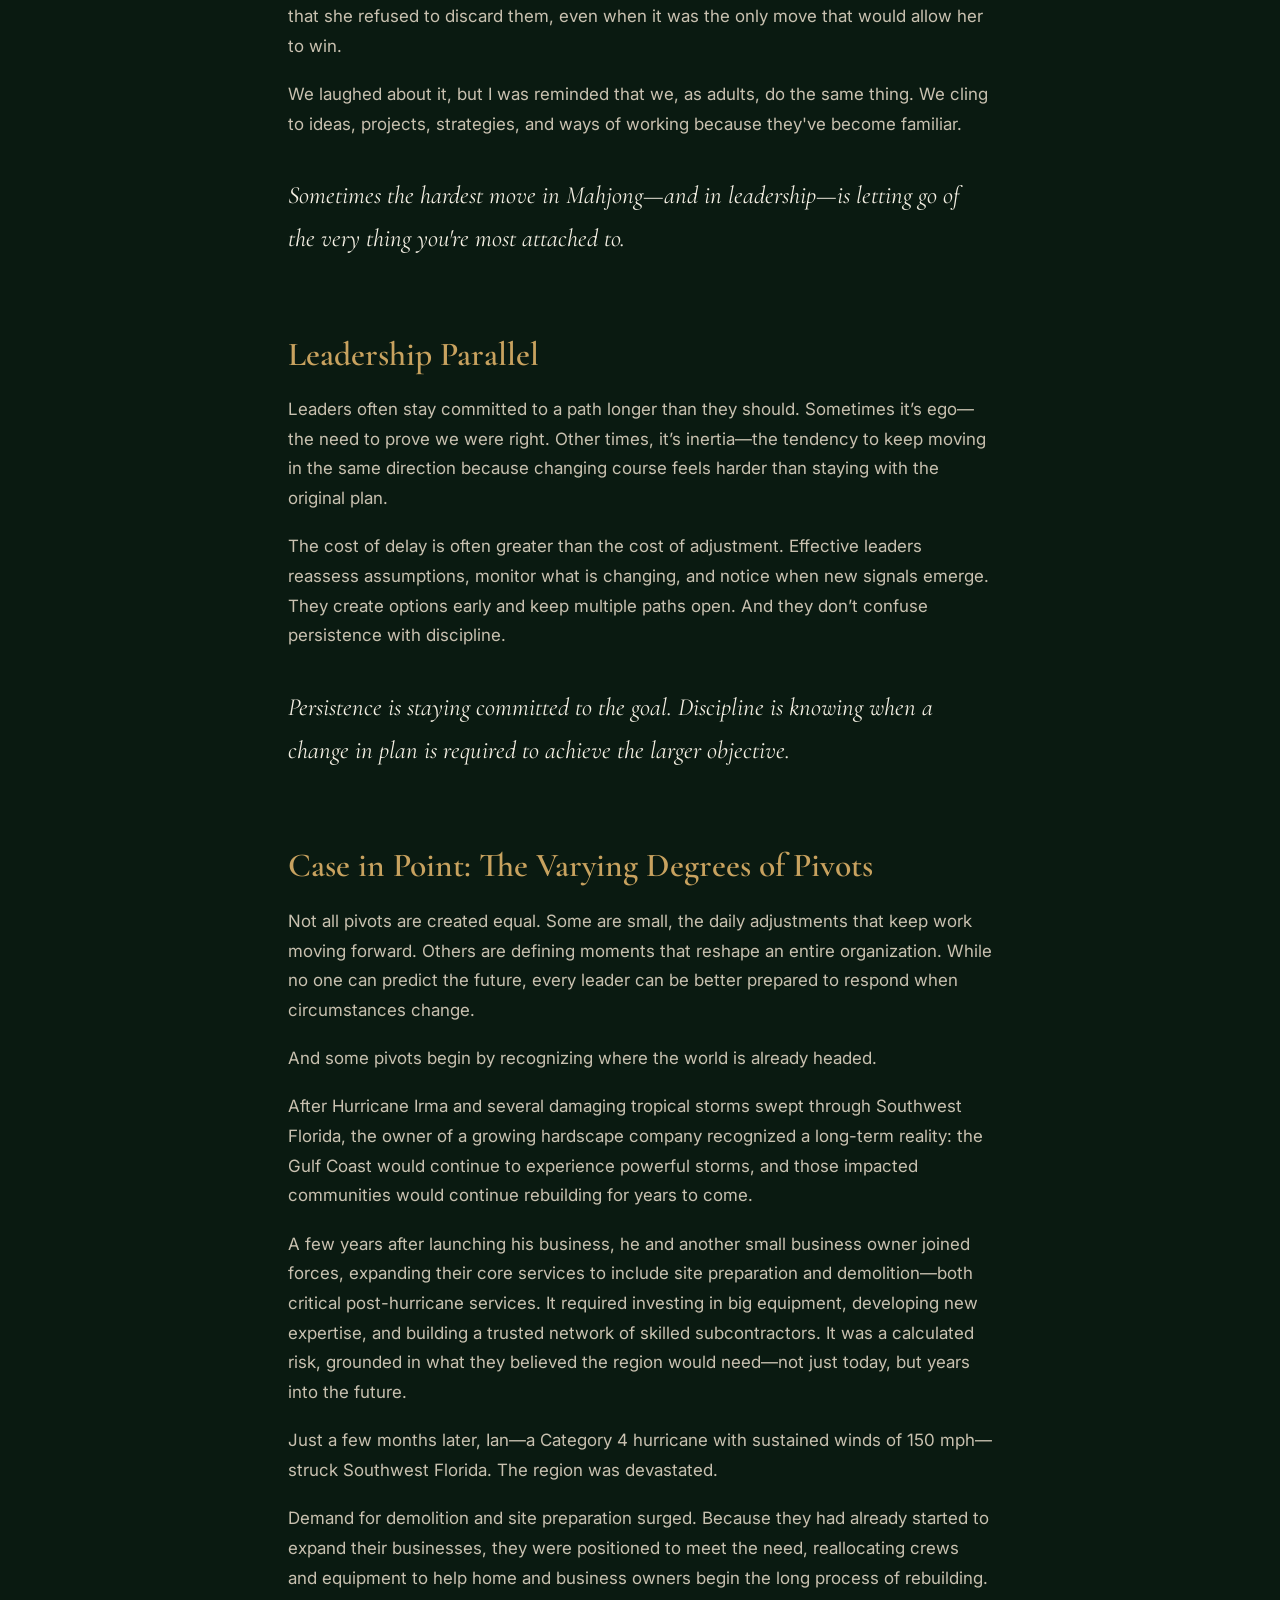
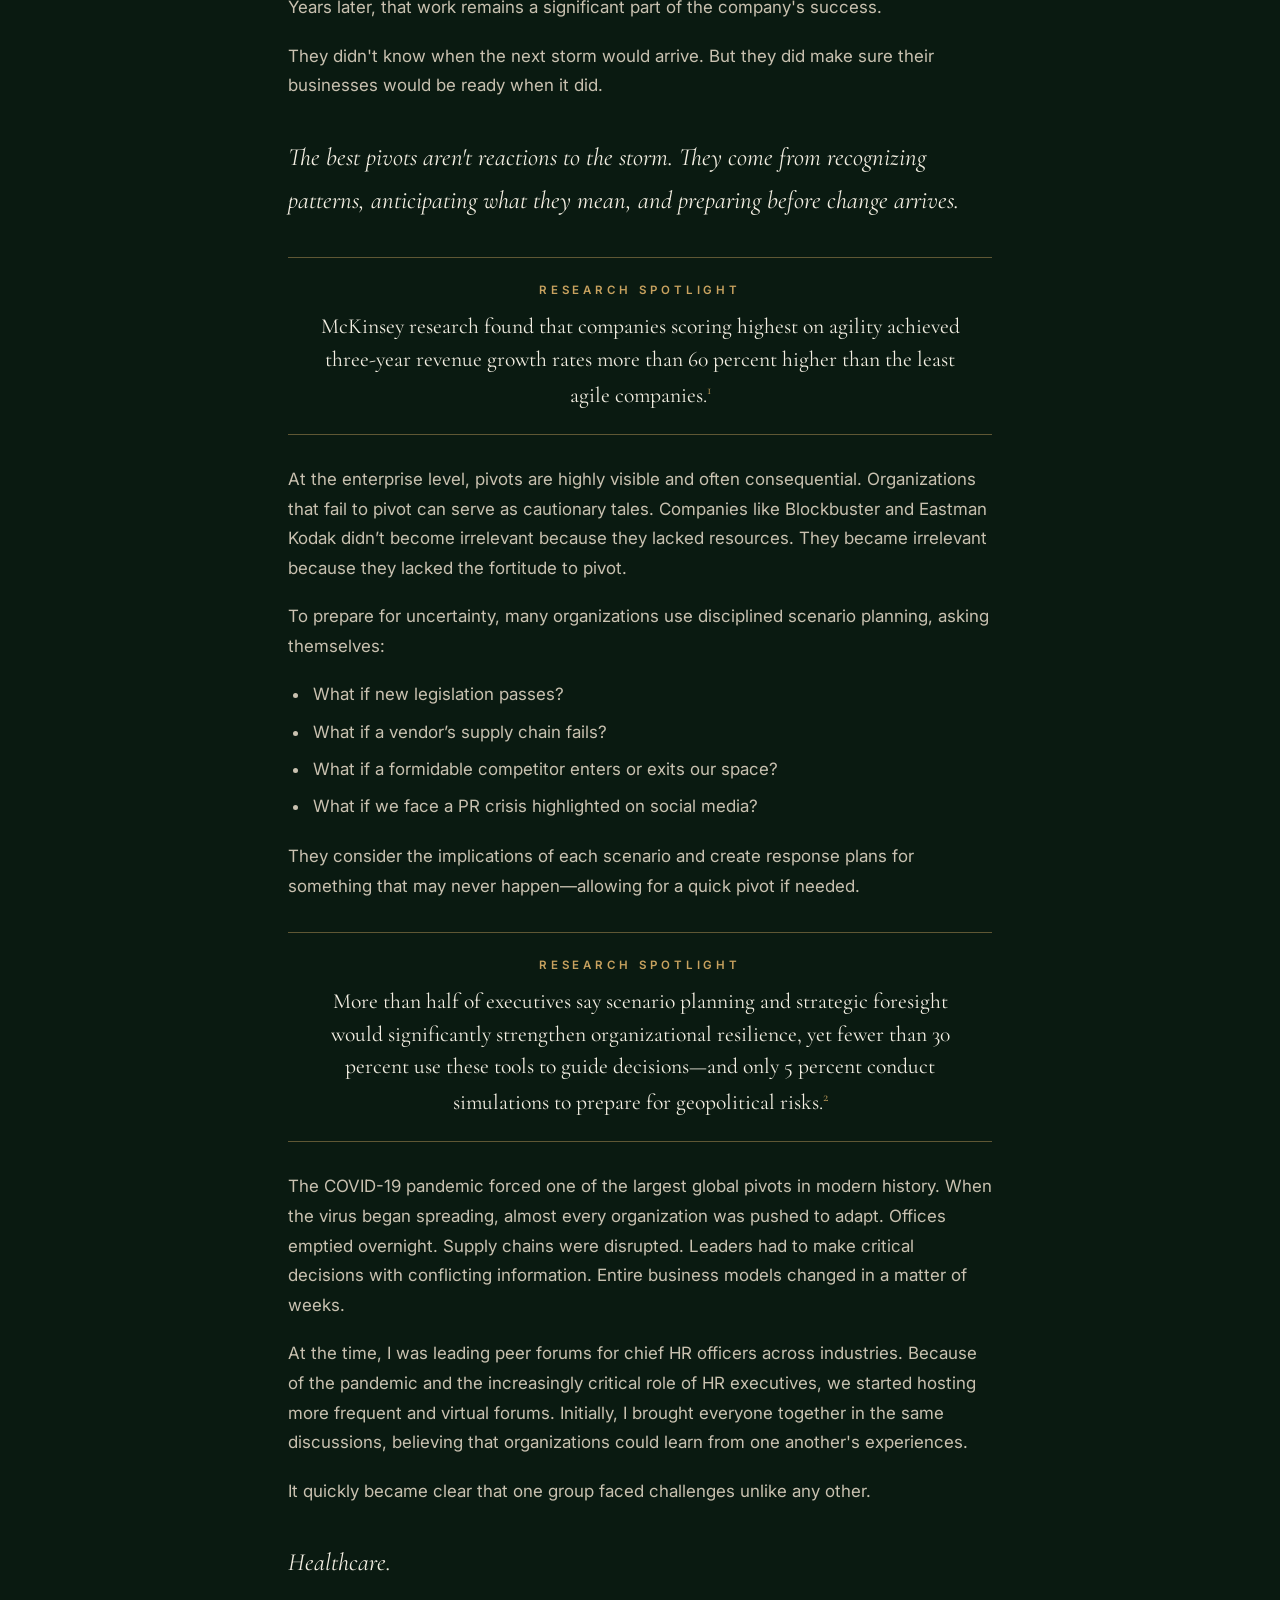
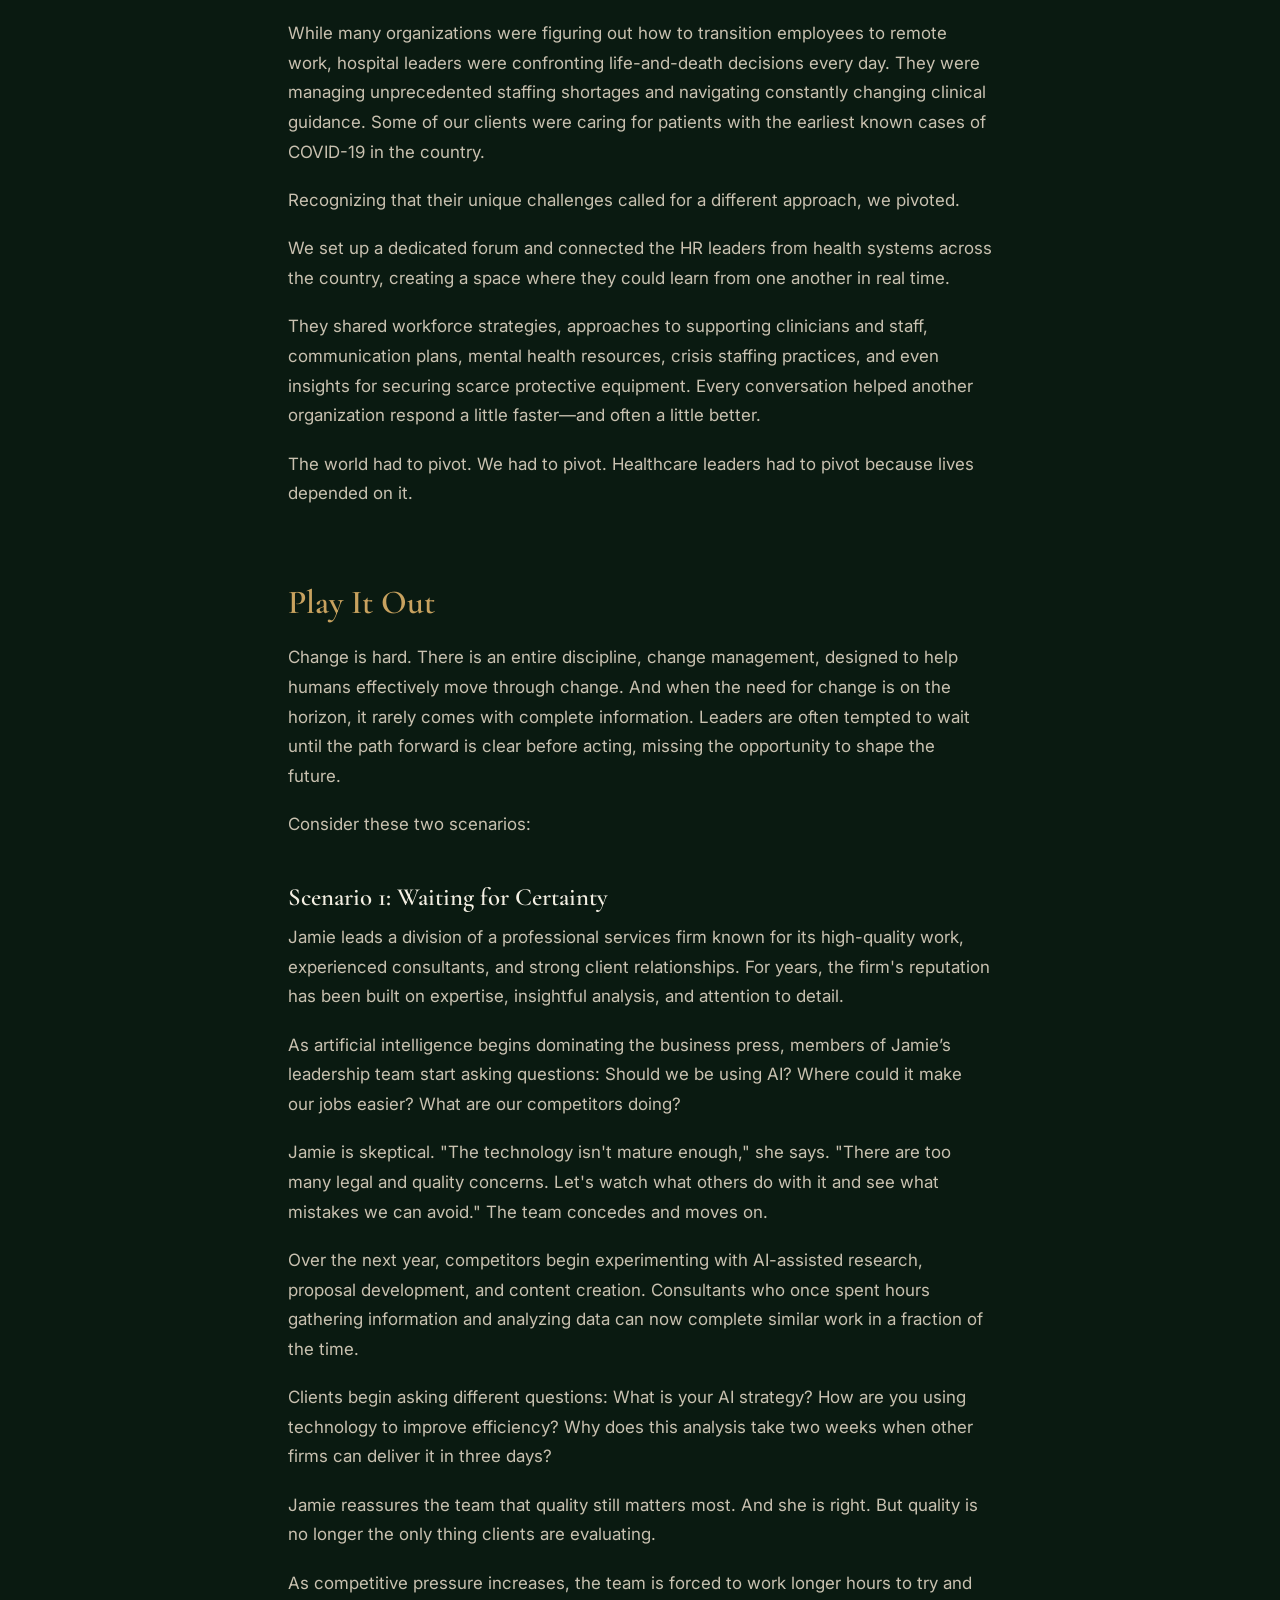
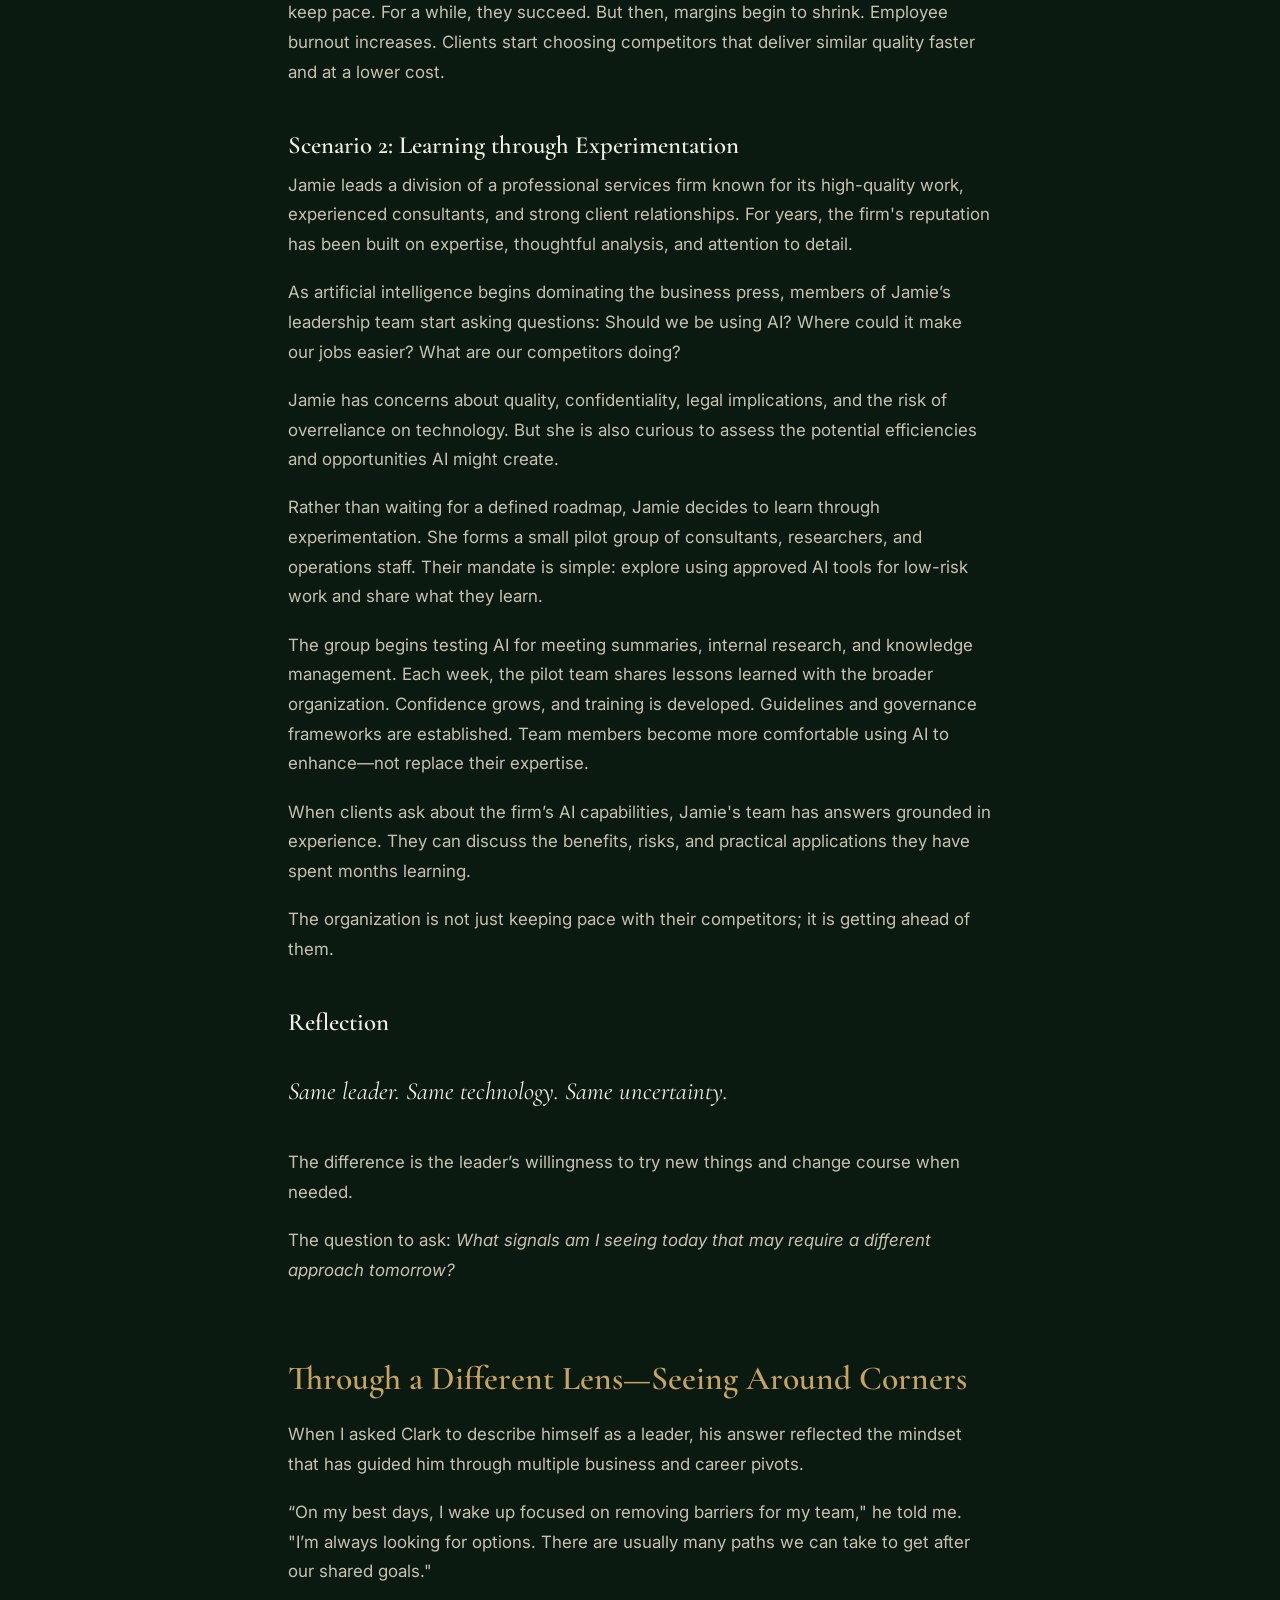
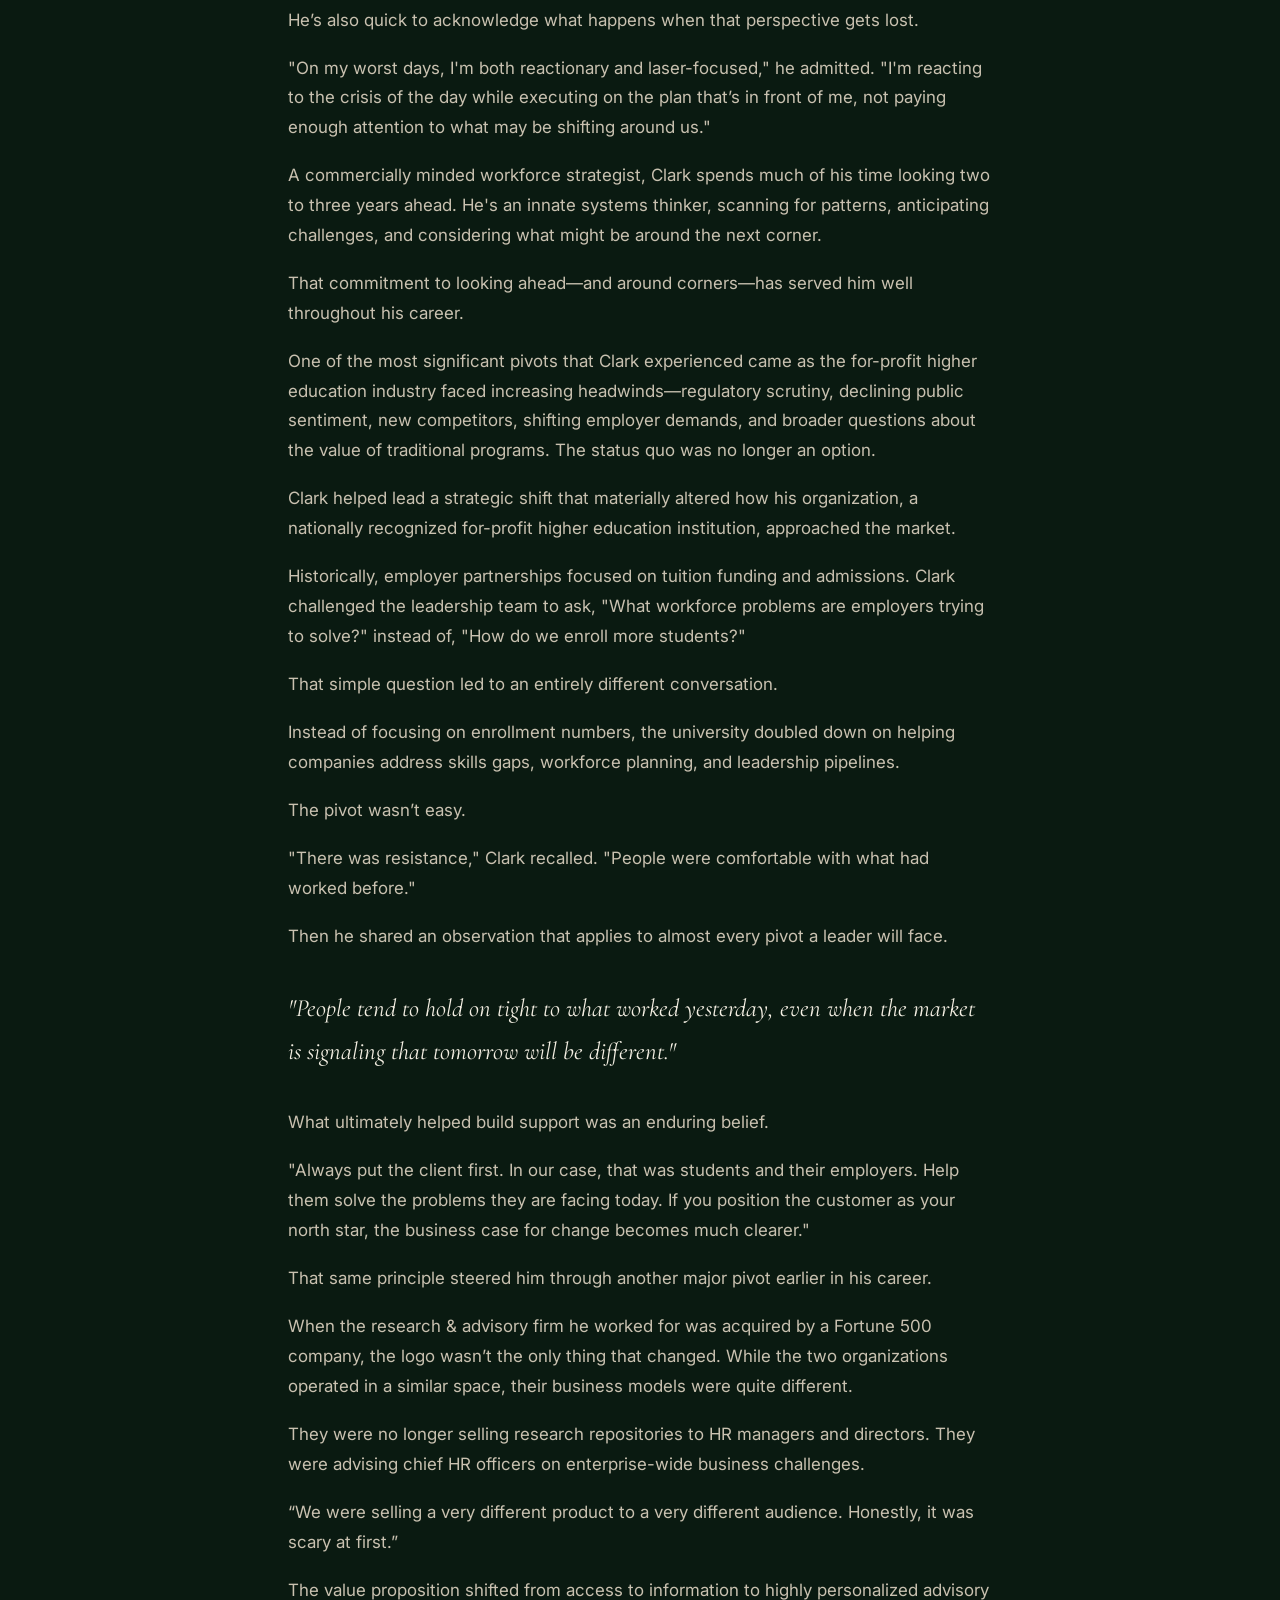
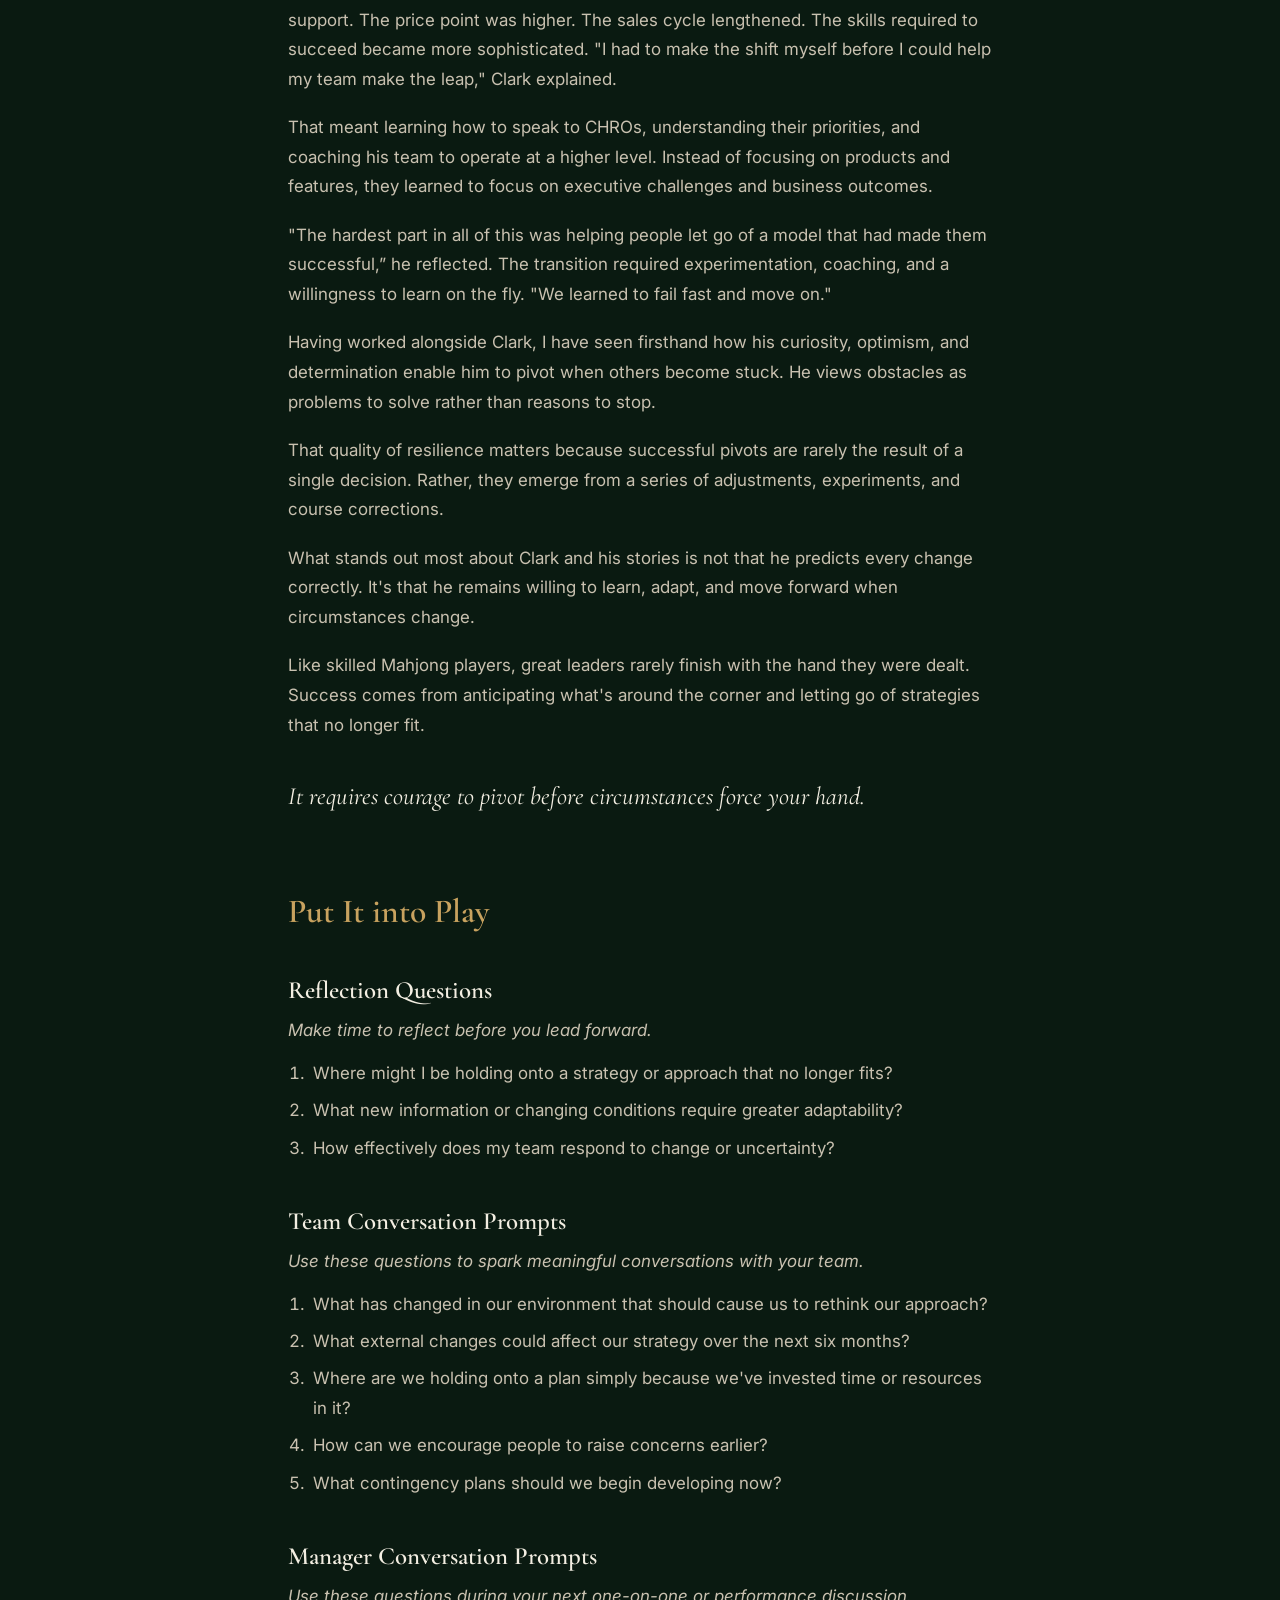
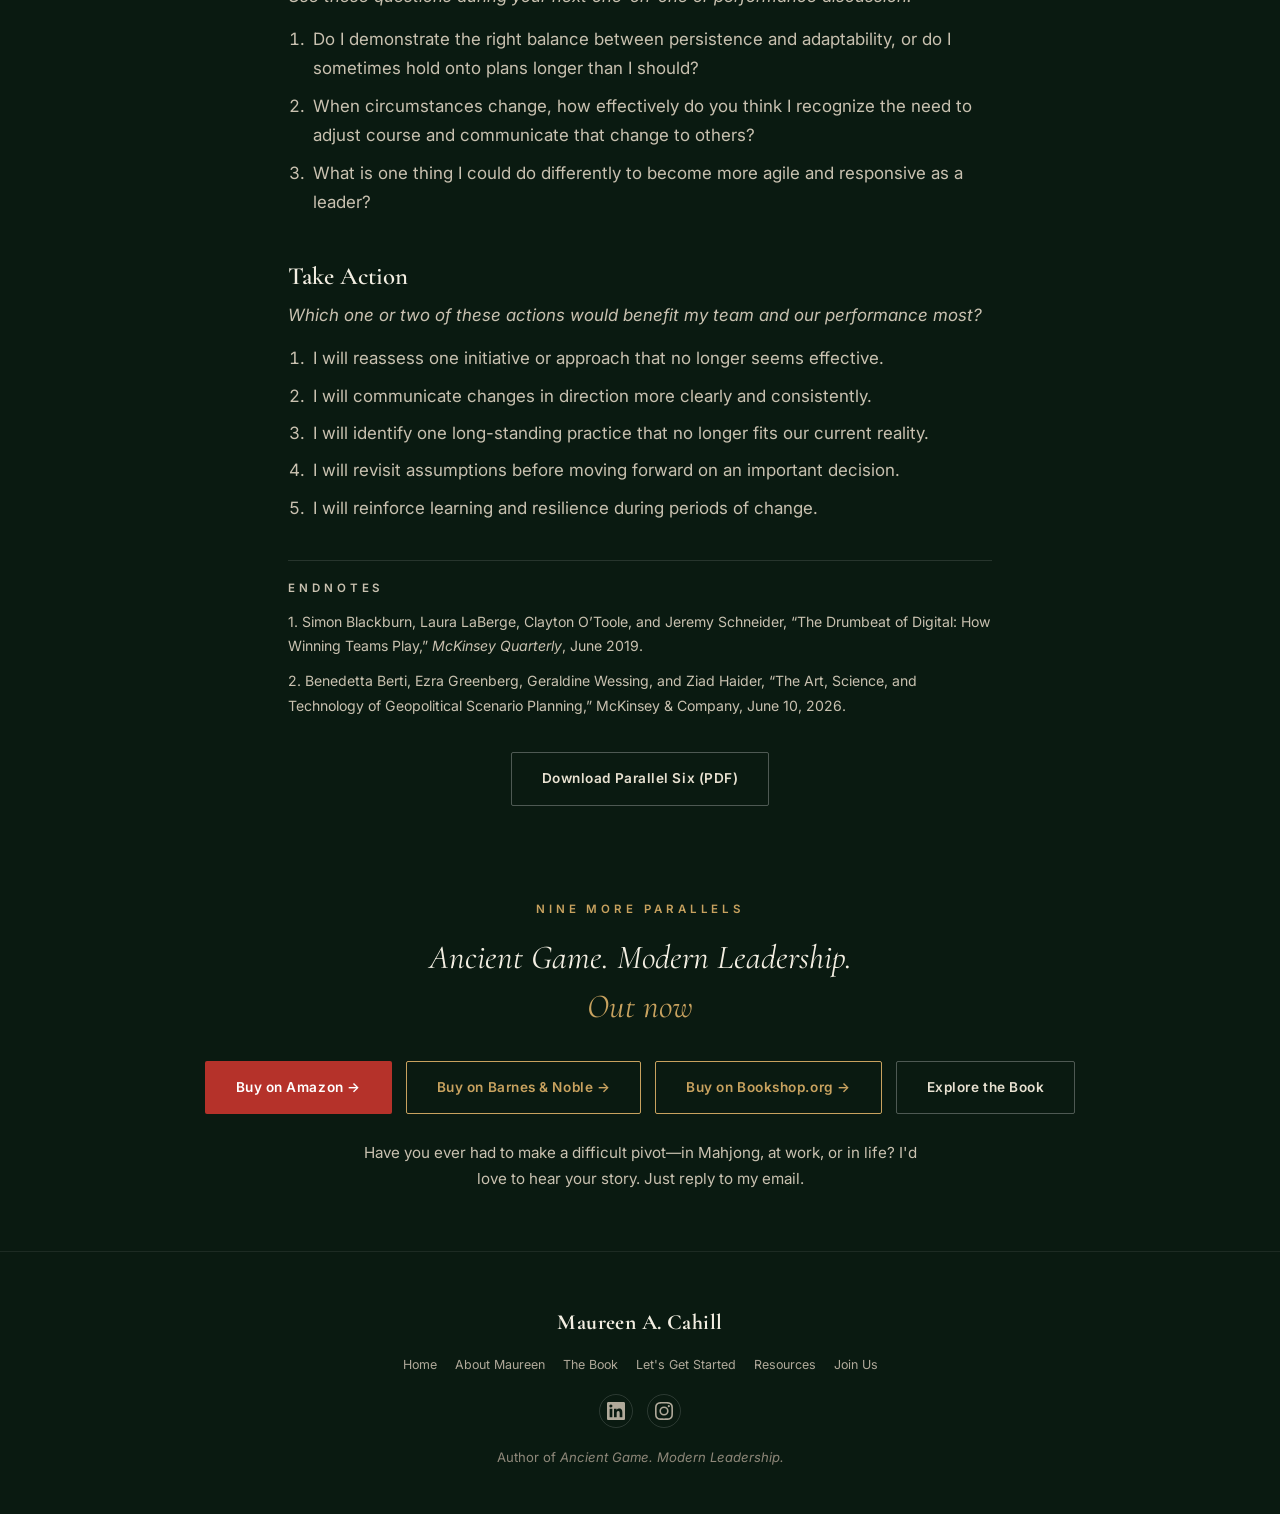
<file: parallel-6.html>
<!doctype html>
<html lang="en">
<head>
<meta charset="utf-8">
<meta name="viewport" content="width=device-width, initial-scale=1">
<title>Parallel Six: Master the Art of the Pivot — Maureen A. Cahill</title>
<meta name="description" content="A sneak peek of Ancient Game. Modern Leadership.: the full Parallel Six chapter, Master the Art of the Pivot, by Maureen A. Cahill.">
<!-- A gift for the launch list, linked from her email. Kept out of search and
     the sitemap until she decides it should be public. -->
<meta name="robots" content="noindex, follow">
<meta name="author" content="Maureen A. Cahill">
<link rel="canonical" href="https://maureenacahill.com/parallel-6.html">
<meta property="og:type" content="article">
<meta property="og:site_name" content="Maureen A. Cahill">
<meta property="og:title" content="Parallel Six: Master the Art of the Pivot">
<meta property="og:description" content="A sneak peek of Ancient Game. Modern Leadership. — one full chapter, free to read.">
<meta property="og:url" content="https://maureenacahill.com/parallel-6.html">
<meta property="og:image" content="https://maureenacahill.com/assets/book-cover.png">
<meta name="twitter:card" content="summary_large_image">
<link rel="preconnect" href="https://fonts.googleapis.com">
<link rel="preconnect" href="https://fonts.gstatic.com" crossorigin>
<link href="https://fonts.googleapis.com/css2?family=Cormorant+Garamond:ital,wght@0,400;0,500;0,600;0,700;1,400;1,600&family=Inter:wght@300;400;500;600&display=swap" rel="stylesheet">
<link rel="icon" href="assets/favicon.svg" type="image/svg+xml">
<link rel="icon" href="assets/favicon.ico" sizes="32x32">
<link rel="apple-touch-icon" href="assets/apple-touch-icon.png">
<meta name="theme-color" content="#0a1a11">
<link rel="stylesheet" href="assets/site.css">
<style>
/* Chapter reading layout — only this page reads long-form, so it lives here. */
.chapter{max-width:64ch;margin:0 auto;text-align:left;color:var(--ink);font-size:1.06rem;line-height:1.75}
.chapter p{margin-bottom:1.1em;color:var(--muted)}
.chapter h2{font-family:'Cormorant Garamond',serif;font-size:clamp(1.6rem,4vw,2.1rem);color:var(--gold);
  margin:2.2em 0 .6em;font-weight:600;line-height:1.2}
.chapter h3{font-family:'Cormorant Garamond',serif;font-size:clamp(1.3rem,3vw,1.55rem);color:var(--ivory);
  margin:1.8em 0 .5em;font-weight:600}
.chapter .set{margin:0 0 1.1em;color:var(--muted)}
.chapter .set strong{color:var(--ivory);font-weight:600}
.chapter .beat{font-family:'Cormorant Garamond',serif;font-size:clamp(1.25rem,2.8vw,1.55rem);color:var(--ivory);
  font-style:italic;margin:1.4em 0}
.chapter ul,.chapter ol{margin:0 0 1.2em 1.3em;color:var(--muted)}
.chapter li{margin-bottom:.45em;padding-left:.2em}
.chapter .q-note{font-style:italic;color:var(--muted);margin-bottom:.8em}
.spotlight{margin:1.8em 0;padding:22px 24px;border-top:1px solid rgba(200,162,95,.45);
  border-bottom:1px solid rgba(200,162,95,.45);text-align:center}
.spotlight .eyebrow{display:block;margin-bottom:10px}
.spotlight p{margin:0;color:var(--ivory);font-family:'Cormorant Garamond',serif;font-size:clamp(1.15rem,2.6vw,1.35rem);line-height:1.5}
.chapter sup a{color:var(--gold);text-decoration:none;font-size:.75em}
.endnotes{margin-top:2.6em;padding-top:1.2em;border-top:1px solid rgba(255,255,255,.12);font-size:.88rem}
.endnotes p{margin-bottom:.7em}
.epigraph{font-family:'Cormorant Garamond',serif;font-style:italic;font-size:clamp(1.3rem,3vw,1.7rem);color:var(--ivory);
  max-width:34ch;margin:22px auto 6px}
.epigraph-by{color:var(--muted);font-size:.8rem;letter-spacing:.2em;text-transform:uppercase}
</style>
</head>
<body>

<div class="table-env"></div>
<div class="light-pool"></div>
<div class="enso-bg" data-par="0.18"></div>
<div class="floaters" id="floaters"></div>

<nav id="nav">
  <a class="brand" href="index.html">Maureen A. <span>Cahill</span></a>
  <button class="menu-btn" id="menuBtn" aria-expanded="false" aria-controls="navlinks" onclick="toggleMenu()">☰</button>
  <div class="navlinks" id="navlinks">
    <a href="index.html">Home</a>
    <a href="about.html">About Maureen</a>
    <a href="book.html">The Book</a>
    <a href="start.html">Let's Get Started</a>
    <a href="resources.html">Resources</a>
    <a href="launch.html" class="nav-cta">Join Us</a>
  </div>
</nav>

<!-- ============ HEADER ============ -->
<header class="act page-top">
  <div class="hero-tiles reveal" style="margin-bottom:22px">
    <div class="t" style="color:#b5322a">中</div>
  </div>
  <p class="eyebrow reveal">A Sneak Peek · Phase Three: Play Your Hand</p>
  <h1 class="reveal d1" style="font-size:clamp(2.1rem,6vw,4.2rem);color:var(--ivory);margin-top:10px">
    Parallel Six<br><span style="color:var(--gold)">Master the Art of the Pivot</span>
  </h1>
  <p class="epigraph reveal d2">“We cannot direct the wind, but we can adjust the sails.”</p>
  <p class="epigraph-by reveal d2">Nautical Proverb</p>
</header>

<!-- ============ CHAPTER ============ -->
<section class="act tight">
<article class="chapter">

  <p class="set"><strong>Leadership Expectation:</strong> Deliver results while remaining alert to changing conditions,
  demonstrating the judgment and courage to adjust plans, priorities, and approaches when needed to achieve the objective.</p>

  <p class="set"><strong>Leadership Reality:</strong> Organizations reward leaders for commitment and execution, yet
  conditions rarely remain stable. Markets shift, assumptions prove false, and priorities change. After investing
  significant time, energy, and resources in a plan, changing course can feel riskier than pressing ahead—even when
  the evidence suggests otherwise.</p>

  <h2>Mahjong Moment</h2>
  <p>In Mahjong, players talk often about pivoting, the ability to deftly change direction from a targeted line to a
  new one based on what has happened in the course of play. It’s a critical skill in the game because a promising hand
  can collapse quickly.</p>
  <p>You have a strong hand. The win feels certain. Then an opponent exposes the exact tiles you need. What looked like
  a winning hand is no longer viable.</p>
  <p>In one recent game, I was just two identical tiles away from Mahjong. Then the player to my right discarded one of
  them, and the next player called it, exposing all four copies on her rack. Just like that, my path to Mahjong had
  nearly disappeared.</p>
  <p>Fortunately, I’d managed to hang on to a few tiles that helped to keep another option alive, and I pivoted. I
  didn't win that hand, but I came close. It was a reminder that in Mahjong, as in leadership, flexibility often
  matters more than certainty.</p>
  <p>My favorite Mahjong student is my granddaughter, Josephine. At the age of six, I taught her a simplified version
  of the game, where players need just nine tiles instead of fourteen in order to declare Mahjong. I was elated when
  she also became obsessed with the game. She was particularly fond of the Red Dragons. She loved them so much that she
  refused to discard them, even when it was the only move that would allow her to win.</p>
  <p>We laughed about it, but I was reminded that we, as adults, do the same thing. We cling to ideas, projects,
  strategies, and ways of working because they've become familiar.</p>
  <p class="beat">Sometimes the hardest move in Mahjong—and in leadership—is letting go of the very thing you're most
  attached to.</p>

  <h2>Leadership Parallel</h2>
  <p>Leaders often stay committed to a path longer than they should. Sometimes it’s ego—the need to prove we were
  right. Other times, it’s inertia—the tendency to keep moving in the same direction because changing course feels
  harder than staying with the original plan.</p>
  <p>The cost of delay is often greater than the cost of adjustment. Effective leaders reassess assumptions, monitor
  what is changing, and notice when new signals emerge. They create options early and keep multiple paths open. And
  they don’t confuse persistence with discipline.</p>
  <p class="beat">Persistence is staying committed to the goal. Discipline is knowing when a change in plan is required
  to achieve the larger objective.</p>

  <h2>Case in Point: The Varying Degrees of Pivots</h2>
  <p>Not all pivots are created equal. Some are small, the daily adjustments that keep work moving forward. Others are
  defining moments that reshape an entire organization. While no one can predict the future, every leader can be better
  prepared to respond when circumstances change.</p>
  <p>And some pivots begin by recognizing where the world is already headed.</p>
  <p>After Hurricane Irma and several damaging tropical storms swept through Southwest Florida, the owner of a growing
  hardscape company recognized a long-term reality: the Gulf Coast would continue to experience powerful storms, and
  those impacted communities would continue rebuilding for years to come.</p>
  <p>A few years after launching his business, he and another small business owner joined forces, expanding their core
  services to include site preparation and demolition—both critical post-hurricane services. It required investing in
  big equipment, developing new expertise, and building a trusted network of skilled subcontractors. It was a
  calculated risk, grounded in what they believed the region would need—not just today, but years into the future.</p>
  <p>Just a few months later, Ian—a Category 4 hurricane with sustained winds of 150 mph—struck Southwest Florida. The
  region was devastated.</p>
  <p>Demand for demolition and site preparation surged. Because they had already started to expand their businesses,
  they were positioned to meet the need, reallocating crews and equipment to help home and business owners begin the
  long process of rebuilding. Years later, that work remains a significant part of the company's success.</p>
  <p>They didn't know when the next storm would arrive. But they did make sure their businesses would be ready when it
  did.</p>
  <p class="beat">The best pivots aren't reactions to the storm. They come from recognizing patterns, anticipating what
  they mean, and preparing before change arrives.</p>

  <div class="spotlight">
    <span class="eyebrow">Research Spotlight</span>
    <p>McKinsey research found that companies scoring highest on agility achieved three-year revenue growth rates more
    than 60 percent higher than the least agile companies.<sup><a href="#n1" id="r1">1</a></sup></p>
  </div>

  <p>At the enterprise level, pivots are highly visible and often consequential. Organizations that fail to pivot can
  serve as cautionary tales. Companies like Blockbuster and Eastman Kodak didn’t become irrelevant because they lacked
  resources. They became irrelevant because they lacked the fortitude to pivot.</p>
  <p>To prepare for uncertainty, many organizations use disciplined scenario planning, asking themselves:</p>
  <ul>
    <li>What if new legislation passes?</li>
    <li>What if a vendor’s supply chain fails?</li>
    <li>What if a formidable competitor enters or exits our space?</li>
    <li>What if we face a PR crisis highlighted on social media?</li>
  </ul>
  <p>They consider the implications of each scenario and create response plans for something that may never
  happen—allowing for a quick pivot if needed.</p>

  <div class="spotlight">
    <span class="eyebrow">Research Spotlight</span>
    <p>More than half of executives say scenario planning and strategic foresight would significantly strengthen
    organizational resilience, yet fewer than 30 percent use these tools to guide decisions—and only 5 percent conduct
    simulations to prepare for geopolitical risks.<sup><a href="#n2" id="r2">2</a></sup></p>
  </div>

  <p>The COVID-19 pandemic forced one of the largest global pivots in modern history. When the virus began spreading,
  almost every organization was pushed to adapt. Offices emptied overnight. Supply chains were disrupted. Leaders had to
  make critical decisions with conflicting information. Entire business models changed in a matter of weeks.</p>
  <p>At the time, I was leading peer forums for chief HR officers across industries. Because of the pandemic and the
  increasingly critical role of HR executives, we started hosting more frequent and virtual forums. Initially, I
  brought everyone together in the same discussions, believing that organizations could learn from one another's
  experiences.</p>
  <p>It quickly became clear that one group faced challenges unlike any other.</p>
  <p class="beat">Healthcare.</p>
  <p>While many organizations were figuring out how to transition employees to remote work, hospital leaders were
  confronting life-and-death decisions every day. They were managing unprecedented staffing shortages and navigating
  constantly changing clinical guidance. Some of our clients were caring for patients with the earliest known cases of
  COVID-19 in the country.</p>
  <p>Recognizing that their unique challenges called for a different approach, we pivoted.</p>
  <p>We set up a dedicated forum and connected the HR leaders from health systems across the country, creating a space
  where they could learn from one another in real time.</p>
  <p>They shared workforce strategies, approaches to supporting clinicians and staff, communication plans, mental
  health resources, crisis staffing practices, and even insights for securing scarce protective equipment. Every
  conversation helped another organization respond a little faster—and often a little better.</p>
  <p>The world had to pivot. We had to pivot. Healthcare leaders had to pivot because lives depended on it.</p>

  <h2>Play It Out</h2>
  <p>Change is hard. There is an entire discipline, change management, designed to help humans effectively move
  through change. And when the need for change is on the horizon, it rarely comes with complete information. Leaders
  are often tempted to wait until the path forward is clear before acting, missing the opportunity to shape the
  future.</p>
  <p>Consider these two scenarios:</p>

  <h3>Scenario 1: Waiting for Certainty</h3>
  <p>Jamie leads a division of a professional services firm known for its high-quality work, experienced consultants,
  and strong client relationships. For years, the firm's reputation has been built on expertise, insightful analysis,
  and attention to detail.</p>
  <p>As artificial intelligence begins dominating the business press, members of Jamie’s leadership team start asking
  questions: Should we be using AI? Where could it make our jobs easier? What are our competitors doing?</p>
  <p>Jamie is skeptical. "The technology isn't mature enough," she says. "There are too many legal and quality
  concerns. Let's watch what others do with it and see what mistakes we can avoid." The team concedes and moves on.</p>
  <p>Over the next year, competitors begin experimenting with AI-assisted research, proposal development, and content
  creation. Consultants who once spent hours gathering information and analyzing data can now complete similar work in
  a fraction of the time.</p>
  <p>Clients begin asking different questions: What is your AI strategy? How are you using technology to improve
  efficiency? Why does this analysis take two weeks when other firms can deliver it in three days?</p>
  <p>Jamie reassures the team that quality still matters most. And she is right. But quality is no longer the only
  thing clients are evaluating.</p>
  <p>As competitive pressure increases, the team is forced to work longer hours to try and keep pace. For a while, they
  succeed. But then, margins begin to shrink. Employee burnout increases. Clients start choosing competitors that
  deliver similar quality faster and at a lower cost.</p>

  <h3>Scenario 2: Learning through Experimentation</h3>
  <p>Jamie leads a division of a professional services firm known for its high-quality work, experienced consultants,
  and strong client relationships. For years, the firm's reputation has been built on expertise, thoughtful analysis,
  and attention to detail.</p>
  <p>As artificial intelligence begins dominating the business press, members of Jamie’s leadership team start asking
  questions: Should we be using AI? Where could it make our jobs easier? What are our competitors doing?</p>
  <p>Jamie has concerns about quality, confidentiality, legal implications, and the risk of overreliance on technology.
  But she is also curious to assess the potential efficiencies and opportunities AI might create.</p>
  <p>Rather than waiting for a defined roadmap, Jamie decides to learn through experimentation. She forms a small pilot
  group of consultants, researchers, and operations staff. Their mandate is simple: explore using approved AI tools for
  low-risk work and share what they learn.</p>
  <p>The group begins testing AI for meeting summaries, internal research, and knowledge management. Each week, the
  pilot team shares lessons learned with the broader organization. Confidence grows, and training is developed.
  Guidelines and governance frameworks are established. Team members become more comfortable using AI to enhance—not
  replace their expertise.</p>
  <p>When clients ask about the firm’s AI capabilities, Jamie's team has answers grounded in experience. They can
  discuss the benefits, risks, and practical applications they have spent months learning.</p>
  <p>The organization is not just keeping pace with their competitors; it is getting ahead of them.</p>

  <h3>Reflection</h3>
  <p class="beat">Same leader. Same technology. Same uncertainty.</p>
  <p>The difference is the leader’s willingness to try new things and change course when needed.</p>
  <p>The question to ask: <em>What signals am I seeing today that may require a different approach tomorrow?</em></p>

  <h2>Through a Different Lens—Seeing Around Corners</h2>
  <p>When I asked Clark to describe himself as a leader, his answer reflected the mindset that has guided him through
  multiple business and career pivots.</p>
  <p>“On my best days, I wake up focused on removing barriers for my team," he told me. "I’m always looking for
  options. There are usually many paths we can take to get after our shared goals."</p>
  <p>He’s also quick to acknowledge what happens when that perspective gets lost.</p>
  <p>"On my worst days, I'm both reactionary and laser-focused," he admitted. "I'm reacting to the crisis of the day
  while executing on the plan that’s in front of me, not paying enough attention to what may be shifting around
  us."</p>
  <p>A commercially minded workforce strategist, Clark spends much of his time looking two to three years ahead. He's
  an innate systems thinker, scanning for patterns, anticipating challenges, and considering what might be around the
  next corner.</p>
  <p>That commitment to looking ahead—and around corners—has served him well throughout his career.</p>
  <p>One of the most significant pivots that Clark experienced came as the for-profit higher education industry faced
  increasing headwinds—regulatory scrutiny, declining public sentiment, new competitors, shifting employer demands, and
  broader questions about the value of traditional programs. The status quo was no longer an option.</p>
  <p>Clark helped lead a strategic shift that materially altered how his organization, a nationally recognized
  for-profit higher education institution, approached the market.</p>
  <p>Historically, employer partnerships focused on tuition funding and admissions. Clark challenged the leadership
  team to ask, "What workforce problems are employers trying to solve?" instead of, "How do we enroll more
  students?"</p>
  <p>That simple question led to an entirely different conversation.</p>
  <p>Instead of focusing on enrollment numbers, the university doubled down on helping companies address skills gaps,
  workforce planning, and leadership pipelines.</p>
  <p>The pivot wasn’t easy.</p>
  <p>"There was resistance," Clark recalled. "People were comfortable with what had worked before."</p>
  <p>Then he shared an observation that applies to almost every pivot a leader will face.</p>
  <p class="beat">"People tend to hold on tight to what worked yesterday, even when the market is signaling that
  tomorrow will be different."</p>
  <p>What ultimately helped build support was an enduring belief.</p>
  <p>"Always put the client first. In our case, that was students and their employers. Help them solve the problems
  they are facing today. If you position the customer as your north star, the business case for change becomes much
  clearer."</p>
  <p>That same principle steered him through another major pivot earlier in his career.</p>
  <p>When the research &amp; advisory firm he worked for was acquired by a Fortune 500 company, the logo wasn’t the only
  thing that changed. While the two organizations operated in a similar space, their business models were quite
  different.</p>
  <p>They were no longer selling research repositories to HR managers and directors. They were advising chief HR
  officers on enterprise-wide business challenges.</p>
  <p>“We were selling a very different product to a very different audience. Honestly, it was scary at first.”</p>
  <p>The value proposition shifted from access to information to highly personalized advisory support. The price point
  was higher. The sales cycle lengthened. The skills required to succeed became more sophisticated. "I had to make the
  shift myself before I could help my team make the leap," Clark explained.</p>
  <p>That meant learning how to speak to CHROs, understanding their priorities, and coaching his team to operate at a
  higher level. Instead of focusing on products and features, they learned to focus on executive challenges and
  business outcomes.</p>
  <p>"The hardest part in all of this was helping people let go of a model that had made them successful,” he
  reflected. The transition required experimentation, coaching, and a willingness to learn on the fly. "We learned to
  fail fast and move on."</p>
  <p>Having worked alongside Clark, I have seen firsthand how his curiosity, optimism, and determination enable him to
  pivot when others become stuck. He views obstacles as problems to solve rather than reasons to stop.</p>
  <p>That quality of resilience matters because successful pivots are rarely the result of a single decision. Rather,
  they emerge from a series of adjustments, experiments, and course corrections.</p>
  <p>What stands out most about Clark and his stories is not that he predicts every change correctly. It's that he
  remains willing to learn, adapt, and move forward when circumstances change.</p>
  <p>Like skilled Mahjong players, great leaders rarely finish with the hand they were dealt. Success comes from
  anticipating what's around the corner and letting go of strategies that no longer fit.</p>
  <p class="beat">It requires courage to pivot before circumstances force your hand.</p>

  <h2>Put It into Play</h2>
  <h3>Reflection Questions</h3>
  <p class="q-note">Make time to reflect before you lead forward.</p>
  <ol>
    <li>Where might I be holding onto a strategy or approach that no longer fits?</li>
    <li>What new information or changing conditions require greater adaptability?</li>
    <li>How effectively does my team respond to change or uncertainty?</li>
  </ol>
  <h3>Team Conversation Prompts</h3>
  <p class="q-note">Use these questions to spark meaningful conversations with your team.</p>
  <ol>
    <li>What has changed in our environment that should cause us to rethink our approach?</li>
    <li>What external changes could affect our strategy over the next six months?</li>
    <li>Where are we holding onto a plan simply because we've invested time or resources in it?</li>
    <li>How can we encourage people to raise concerns earlier?</li>
    <li>What contingency plans should we begin developing now?</li>
  </ol>
  <h3>Manager Conversation Prompts</h3>
  <p class="q-note">Use these questions during your next one-on-one or performance discussion.</p>
  <ol>
    <li>Do I demonstrate the right balance between persistence and adaptability, or do I sometimes hold onto plans
    longer than I should?</li>
    <li>When circumstances change, how effectively do you think I recognize the need to adjust course and communicate
    that change to others?</li>
    <li>What is one thing I could do differently to become more agile and responsive as a leader?</li>
  </ol>
  <h3>Take Action</h3>
  <p class="q-note">Which one or two of these actions would benefit my team and our performance most?</p>
  <ol>
    <li>I will reassess one initiative or approach that no longer seems effective.</li>
    <li>I will communicate changes in direction more clearly and consistently.</li>
    <li>I will identify one long-standing practice that no longer fits our current reality.</li>
    <li>I will revisit assumptions before moving forward on an important decision.</li>
    <li>I will reinforce learning and resilience during periods of change.</li>
  </ol>

  <div class="endnotes">
    <p class="eyebrow" style="margin-bottom:12px">Endnotes</p>
    <p id="n1"><a href="#r1">1.</a> Simon Blackburn, Laura LaBerge, Clayton O’Toole, and Jeremy Schneider, “The Drumbeat
    of Digital: How Winning Teams Play,” <em>McKinsey Quarterly</em>, June 2019.</p>
    <p id="n2"><a href="#r2">2.</a> Benedetta Berti, Ezra Greenberg, Geraldine Wessing, and Ziad Haider, “The Art,
    Science, and Technology of Geopolitical Scenario Planning,” McKinsey &amp; Company, June 10, 2026.</p>
  </div>

  <div class="btn-row" style="margin-top:2em">
    <a href="assets/resources/Parallel-Six-Master-the-Art-of-the-Pivot.pdf" class="btn btn-ghost" download>Download Parallel Six (PDF)</a>
  </div>

</article>
</section>

<!-- ============ CLOSING ============ -->
<section class="act">
  <p class="eyebrow reveal">Nine More Parallels</p>
  <p class="closing reveal d1" style="margin-top:14px;max-width:30ch">
    <em>Ancient Game. Modern Leadership.</em><br><span class="g"><span data-prelaunch hidden>Coming October 27</span><span data-launched>Out now</span></span>
  </p>
  <div class="btn-row reveal d2">
    <a class="btn btn-red" data-buy hidden>Buy the Book →</a>
    <a href="launch.html" class="btn btn-red" data-prelaunch hidden>Get Launch-Day News →</a>
    <a href="book.html" class="btn btn-ghost">Explore the Book</a>
  </div>
  <p class="lead reveal d2" style="margin-top:26px;font-size:.95rem">Have you ever had to make a difficult pivot—in
    Mahjong, at work, or in life? I'd love to hear your story. Just reply to my email.</p>
</section>

<footer>
  <a class="brand serif" href="index.html">Maureen A. Cahill</a>
  <div class="footlinks">
    <a href="index.html">Home</a><a href="about.html">About Maureen</a><a href="book.html">The Book</a>
    <a href="start.html">Let's Get Started</a><a href="resources.html">Resources</a><a href="launch.html">Join Us</a>
  </div>
  <div class="footsocial">
    <a href="https://www.linkedin.com/in/maureencahill" target="_blank" rel="noopener" aria-label="Maureen A. Cahill on LinkedIn" title="LinkedIn">
      <svg viewBox="0 0 24 24" width="18" height="18" aria-hidden="true" focusable="false"><path fill="currentColor" d="M20.45 20.45h-3.56v-5.57c0-1.33-.03-3.04-1.85-3.04-1.85 0-2.14 1.45-2.14 2.94v5.67H9.34V9h3.42v1.56h.05a3.75 3.75 0 0 1 3.37-1.85c3.6 0 4.27 2.37 4.27 5.46zM5.34 7.43a2.07 2.07 0 1 1 0-4.13 2.07 2.07 0 0 1 0 4.13M7.12 20.45H3.55V9h3.57zM22.22 0H1.77C.79 0 0 .77 0 1.72v20.56C0 23.23.79 24 1.77 24h20.45c.98 0 1.78-.77 1.78-1.72V1.72C24 .77 23.2 0 22.22 0"/></svg>
    </a>
    <a href="https://www.instagram.com/maureen_a_cahill/" target="_blank" rel="noopener" aria-label="Maureen A. Cahill on Instagram" title="Instagram">
      <svg viewBox="0 0 24 24" width="18" height="18" aria-hidden="true" focusable="false"><path fill="currentColor" d="M12 2.16c3.2 0 3.58.01 4.85.07 1.17.05 1.8.25 2.23.41.56.22.96.48 1.38.9.42.42.68.82.9 1.38.16.42.36 1.06.41 2.23.06 1.27.07 1.65.07 4.85s-.01 3.58-.07 4.85c-.05 1.17-.25 1.8-.41 2.23-.22.56-.48.96-.9 1.38-.42.42-.82.68-1.38.9-.42.16-1.06.36-2.23.41-1.27.06-1.65.07-4.85.07s-3.58-.01-4.85-.07c-1.17-.05-1.8-.25-2.23-.41a3.7 3.7 0 0 1-1.38-.9 3.7 3.7 0 0 1-.9-1.38c-.16-.42-.36-1.06-.41-2.23C2.17 15.58 2.16 15.2 2.16 12s.01-3.58.07-4.85c.05-1.17.25-1.8.41-2.23.22-.56.48-.96.9-1.38.42-.42.82-.68 1.38-.9.42-.16 1.06-.36 2.23-.41C8.42 2.17 8.8 2.16 12 2.16M12 0C8.74 0 8.33.01 7.05.07 5.78.13 4.9.33 4.14.63a5.9 5.9 0 0 0-2.13 1.38A5.9 5.9 0 0 0 .63 4.14C.33 4.9.13 5.78.07 7.05.01 8.33 0 8.74 0 12s.01 3.67.07 4.95c.06 1.27.26 2.15.56 2.91.3.79.72 1.46 1.38 2.13a5.9 5.9 0 0 0 2.13 1.38c.76.3 1.64.5 2.91.56C8.33 23.99 8.74 24 12 24s3.67-.01 4.95-.07c1.27-.06 2.15-.26 2.91-.56a5.9 5.9 0 0 0 2.13-1.38 5.9 5.9 0 0 0 1.38-2.13c.3-.76.5-1.64.56-2.91.06-1.28.07-1.69.07-4.95s-.01-3.67-.07-4.95c-.06-1.27-.26-2.15-.56-2.91a5.9 5.9 0 0 0-1.38-2.13A5.9 5.9 0 0 0 19.86.63C19.1.33 18.22.13 16.95.07 15.67.01 15.26 0 12 0m0 5.84a6.16 6.16 0 1 0 0 12.32 6.16 6.16 0 0 0 0-12.32M12 16a4 4 0 1 1 0-8 4 4 0 0 1 0 8m6.4-11.85a1.44 1.44 0 1 0 0 2.88 1.44 1.44 0 0 0 0-2.88"/></svg>
    </a>
  </div>
  Author of <em>Ancient Game. Modern Leadership.</em>
</footer>

<script src="assets/site.js"></script>
</body>
</html>
</file>
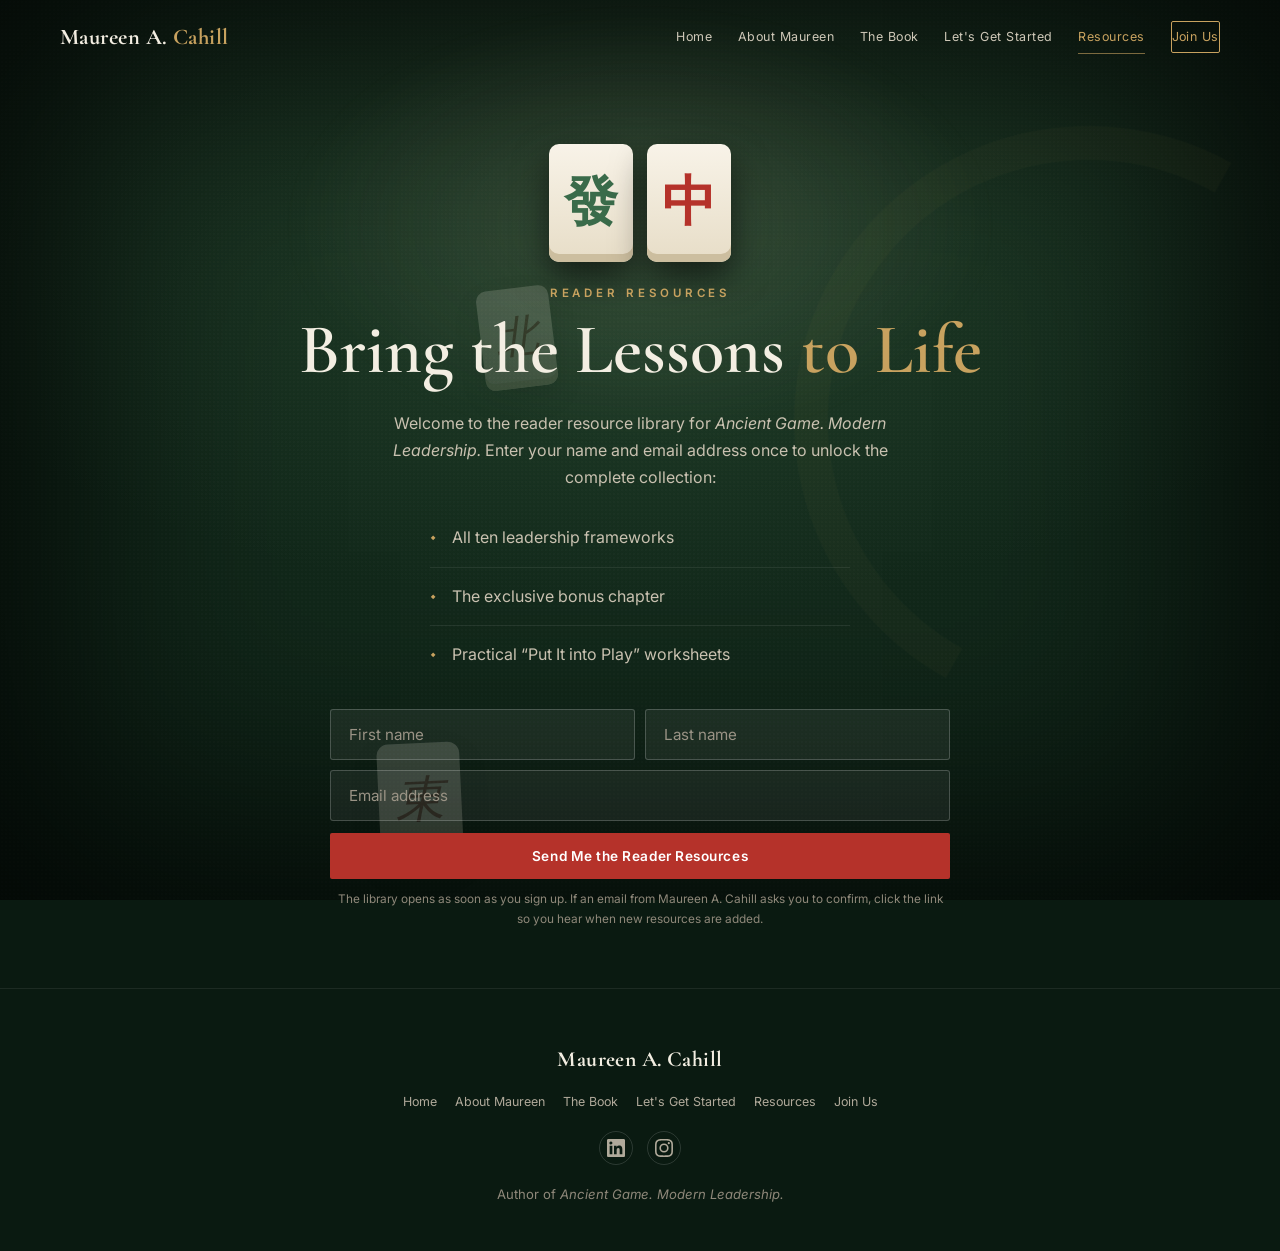
<file: resources.html>
<!doctype html>
<html lang="en">
<head>
<meta charset="utf-8">
<meta name="viewport" content="width=device-width, initial-scale=1">
<title>Reader Resources — Ancient Game. Modern Leadership. | Maureen A. Cahill</title>
<meta name="description" content="The reader resource library for Ancient Game. Modern Leadership. — ten leadership frameworks, the bonus chapter, and Put It into Play worksheets.">
<meta name="robots" content="noindex, follow">
<meta name="author" content="Maureen A. Cahill">
<link rel="canonical" href="https://maureenacahill.com/resources">
<meta property="og:type" content="website">
<meta property="og:site_name" content="Maureen A. Cahill">
<meta property="og:title" content="Reader Resources — Ancient Game. Modern Leadership.">
<meta property="og:description" content="Ten leadership frameworks, the bonus chapter, and Put It into Play worksheets — the reader library for Ancient Game. Modern Leadership.">
<meta property="og:url" content="https://maureenacahill.com/resources">
<meta property="og:image" content="https://maureenacahill.com/assets/book-cover.png">
<meta name="twitter:card" content="summary_large_image">
<link rel="preconnect" href="https://fonts.googleapis.com">
<link rel="preconnect" href="https://fonts.gstatic.com" crossorigin>
<link href="https://fonts.googleapis.com/css2?family=Cormorant+Garamond:ital,wght@0,400;0,500;0,600;0,700;1,400;1,600&family=Inter:wght@300;400;500;600&display=swap" rel="stylesheet">
<link rel="icon" href="assets/favicon.svg" type="image/svg+xml">
<link rel="icon" href="assets/favicon.ico" sizes="32x32">
<link rel="apple-touch-icon" href="assets/apple-touch-icon.png">
<meta name="theme-color" content="#0a1a11">
<link rel="stylesheet" href="assets/site.css">
</head>
<body>

<div class="table-env"></div>
<div class="light-pool"></div>
<div class="enso-bg" data-par="0.18"></div>
<div class="floaters" id="floaters"></div>

<nav id="nav">
  <a class="brand" href="index.html">Maureen A. <span>Cahill</span></a>
  <button class="menu-btn" id="menuBtn" aria-expanded="false" aria-controls="navlinks" onclick="toggleMenu()">☰</button>
  <div class="navlinks" id="navlinks">
    <a href="index.html">Home</a>
    <a href="about.html">About Maureen</a>
    <a href="book.html">The Book</a>
    <a href="start.html">Let's Get Started</a>
    <a href="resources.html" class="current">Resources</a>
    <a href="launch.html" class="nav-cta">Join Us</a>
  </div>
</nav>

<!-- ============ GATE (shown until the reader has signed up) ============ -->
<header class="act page-top" id="gate">
  <div class="hero-tiles reveal" style="margin-bottom:22px">
    <div class="t" style="color:#3a6b4a">發</div>
    <div class="t" style="color:#b5322a">中</div>
  </div>
  <p class="eyebrow reveal">Reader Resources</p>
  <h1 class="reveal d1" style="font-size:clamp(2.2rem,6.2vw,4.4rem);color:var(--ivory);margin-top:10px">
    Bring the Lessons <span style="color:var(--gold)">to Life</span>
  </h1>
  <p class="lead reveal d2" style="margin-top:22px">
    Welcome to the reader resource library for <em>Ancient Game. Modern Leadership.</em>
    Enter your name and email address once to unlock the complete collection:
  </p>
  <ul class="chapter-list reveal d2" style="max-width:420px;margin-top:18px">
    <li><span class="bullet">◆</span><span>All ten leadership frameworks</span></li>
    <li><span class="bullet">◆</span><span>The exclusive bonus chapter</span></li>
    <li><span class="bullet">◆</span><span>Practical “Put It into Play” worksheets</span></li>
  </ul>
  <div data-reader-form data-source="Reader Resources page (QR / short link)" class="reveal d3 wide"></div>
</header>

<!-- ============ THE LIBRARY (shown once unlocked) ============ -->
<div id="library" hidden>
<header class="act page-top" style="padding-bottom:clamp(20px,3vh,36px)">
  <p class="welcome" id="welcome" hidden>✓ You're in. Bookmark this page — it will always bring you back to the library.</p>
  <p class="eyebrow reveal">Reader Resources</p>
  <h1 class="reveal d1" style="font-size:clamp(2.2rem,6.2vw,4.4rem);color:var(--ivory);margin-top:10px">
    Bring the Lessons <span style="color:var(--gold)">to Life</span>
  </h1>
  <p class="lead reveal d2" style="margin-top:22px">
    Welcome to the reader resource library for <em>Ancient Game. Modern Leadership.</em> These frameworks, worksheets,
    and additional content are designed to help you translate the book's lessons into practical leadership action.
  </p>
  <figure class="photo-band reveal d3" style="margin-top:38px;max-width:900px">
    <img src="assets/photos/ai-tiles-row.jpg" width="1600" height="619" alt="Mahjong tiles lined up on green felt" loading="lazy">
  </figure>
</header>

<!-- where should I begin -->
<section class="act tight">
  <div class="begin reveal">
    <h3>Where Should I Begin?</h3>
    <p>Start with the leadership parallel that most closely reflects a challenge you are facing today. Review the corresponding framework, read the relevant chapter, and use the “Put It into Play” worksheet to identify one action you can take.</p>
    <p style="margin-bottom:0">You can work through the book from beginning to end or return to individual parallels as new leadership challenges arise.</p>
  </div>
</section>

<!-- 1 · frameworks -->
<section class="act" id="frameworks">
  <div class="lib">
    <p class="eyebrow reveal">One</p>
    <h2 class="reveal d1">The Ten Leadership Frameworks</h2>
    <p class="sub reveal d1">One framework for each parallel — the model behind the chapter, ready to print or keep on your desk.</p>
    <div class="lib-all reveal d2">
      <a class="btn btn-red" id="dlAll" href="assets/resources/Ancient-Game-Modern-Leadership-Frameworks.zip" download data-track="download-all-frameworks">Download All Ten Frameworks ↓</a>
      <span id="dlAllNote" style="font-size:.8rem;color:#9a9385"></span>
    </div>
    <div class="lib-grid reveal d2" id="fwGrid"></div>
  </div>
</section>

<!-- 2 · bonus chapter -->
<section class="act" id="bonus">
  <div class="lib">
    <p class="eyebrow reveal">Two</p>
    <h2 class="reveal d1">Bonus Chapter</h2>
    <div class="lib-grid reveal d2" id="bonusGrid"></div>
  </div>
</section>

<!-- 3 · worksheets -->
<section class="act" id="worksheets">
  <div class="lib">
    <p class="eyebrow reveal">Three</p>
    <h2 class="reveal d1">Put It into Play Worksheets</h2>
    <p class="sub reveal d1">One worksheet per parallel. Print it, reflect, and choose one action to take.</p>
    <div class="lib-grid reveal d2" id="wsGrid"></div>
  </div>
</section>

<section class="act tight">
  <p class="closing reveal">Leadership is a journey.</p>
  <p class="closing reveal d1" style="margin-top:16px;max-width:30ch">
    Let's simplify it—<span class="g">one conversation, one decision, and one tile at a time.</span>
  </p>
  <div class="btn-row reveal d2">
    <a href="book.html" class="btn btn-ghost">Explore the Book</a>
  </div>
</section>
</div>

<footer>
  <a class="brand serif" href="index.html">Maureen A. Cahill</a>
  <div class="footlinks">
    <a href="index.html">Home</a><a href="about.html">About Maureen</a><a href="book.html">The Book</a>
    <a href="start.html">Let's Get Started</a><a href="resources.html">Resources</a><a href="launch.html">Join Us</a>
  </div>
  <div class="footsocial">
    <a href="https://www.linkedin.com/in/maureencahill" target="_blank" rel="noopener" aria-label="Maureen A. Cahill on LinkedIn" title="LinkedIn">
      <svg viewBox="0 0 24 24" width="18" height="18" aria-hidden="true" focusable="false"><path fill="currentColor" d="M20.45 20.45h-3.56v-5.57c0-1.33-.03-3.04-1.85-3.04-1.85 0-2.14 1.45-2.14 2.94v5.67H9.34V9h3.42v1.56h.05a3.75 3.75 0 0 1 3.37-1.85c3.6 0 4.27 2.37 4.27 5.46zM5.34 7.43a2.07 2.07 0 1 1 0-4.13 2.07 2.07 0 0 1 0 4.13M7.12 20.45H3.55V9h3.57zM22.22 0H1.77C.79 0 0 .77 0 1.72v20.56C0 23.23.79 24 1.77 24h20.45c.98 0 1.78-.77 1.78-1.72V1.72C24 .77 23.2 0 22.22 0"/></svg>
    </a>
    <a href="https://www.instagram.com/maureen_a_cahill/" target="_blank" rel="noopener" aria-label="Maureen A. Cahill on Instagram" title="Instagram">
      <svg viewBox="0 0 24 24" width="18" height="18" aria-hidden="true" focusable="false"><path fill="currentColor" d="M12 2.16c3.2 0 3.58.01 4.85.07 1.17.05 1.8.25 2.23.41.56.22.96.48 1.38.9.42.42.68.82.9 1.38.16.42.36 1.06.41 2.23.06 1.27.07 1.65.07 4.85s-.01 3.58-.07 4.85c-.05 1.17-.25 1.8-.41 2.23-.22.56-.48.96-.9 1.38-.42.42-.82.68-1.38.9-.42.16-1.06.36-2.23.41-1.27.06-1.65.07-4.85.07s-3.58-.01-4.85-.07c-1.17-.05-1.8-.25-2.23-.41a3.7 3.7 0 0 1-1.38-.9 3.7 3.7 0 0 1-.9-1.38c-.16-.42-.36-1.06-.41-2.23C2.17 15.58 2.16 15.2 2.16 12s.01-3.58.07-4.85c.05-1.17.25-1.8.41-2.23.22-.56.48-.96.9-1.38.42-.42.82-.68 1.38-.9.42-.16 1.06-.36 2.23-.41C8.42 2.17 8.8 2.16 12 2.16M12 0C8.74 0 8.33.01 7.05.07 5.78.13 4.9.33 4.14.63a5.9 5.9 0 0 0-2.13 1.38A5.9 5.9 0 0 0 .63 4.14C.33 4.9.13 5.78.07 7.05.01 8.33 0 8.74 0 12s.01 3.67.07 4.95c.06 1.27.26 2.15.56 2.91.3.79.72 1.46 1.38 2.13a5.9 5.9 0 0 0 2.13 1.38c.76.3 1.64.5 2.91.56C8.33 23.99 8.74 24 12 24s3.67-.01 4.95-.07c1.27-.06 2.15-.26 2.91-.56a5.9 5.9 0 0 0 2.13-1.38 5.9 5.9 0 0 0 1.38-2.13c.3-.76.5-1.64.56-2.91.06-1.28.07-1.69.07-4.95s-.01-3.67-.07-4.95c-.06-1.27-.26-2.15-.56-2.91a5.9 5.9 0 0 0-1.38-2.13A5.9 5.9 0 0 0 19.86.63C19.1.33 18.22.13 16.95.07 15.67.01 15.26 0 12 0m0 5.84a6.16 6.16 0 1 0 0 12.32 6.16 6.16 0 0 0 0-12.32M12 16a4 4 0 1 1 0-8 4 4 0 0 1 0 8m6.4-11.85a1.44 1.44 0 1 0 0 2.88 1.44 1.44 0 0 0 0-2.88"/></svg>
    </a>
  </div>
  Author of <em>Ancient Game. Modern Leadership.</em>
</footer>

<script src="assets/site.js"></script>
<script src="assets/game.js"></script>
<script src="assets/resources.js"></script>
</body>
</html>
</file>
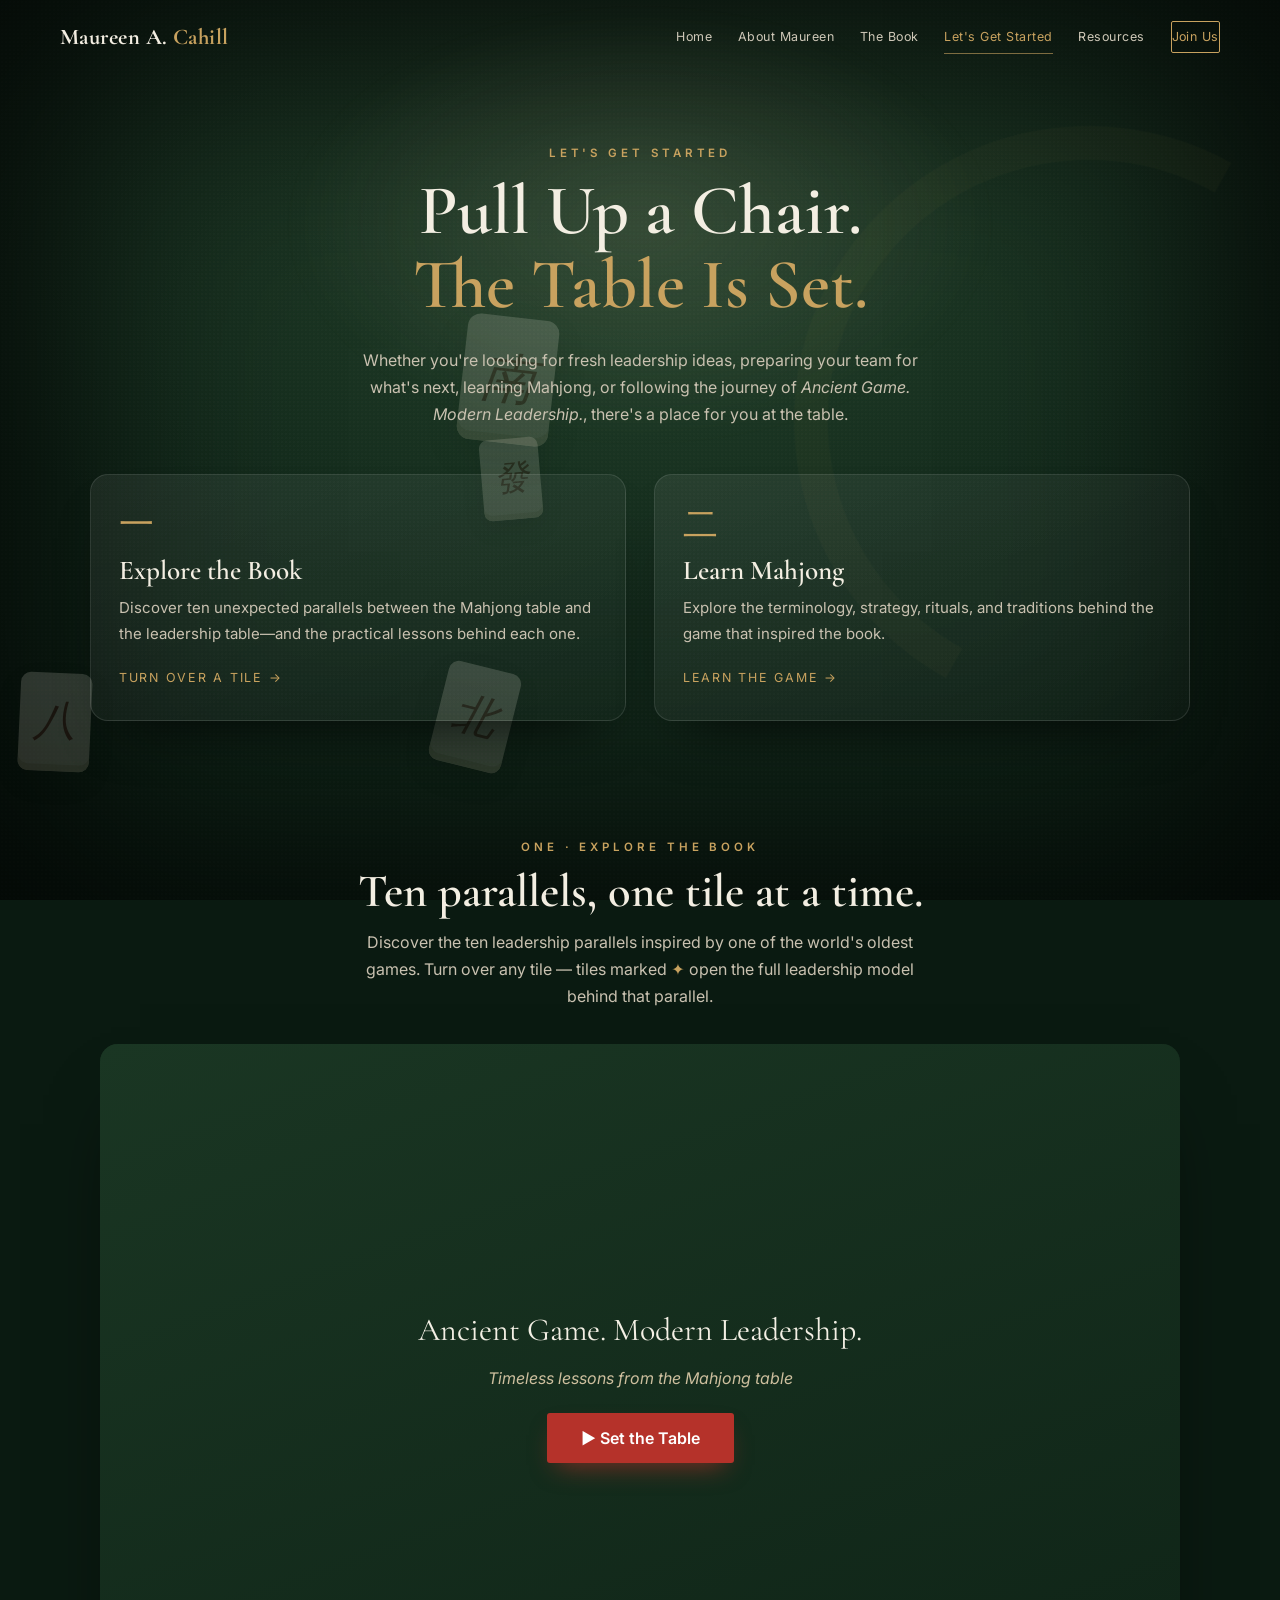
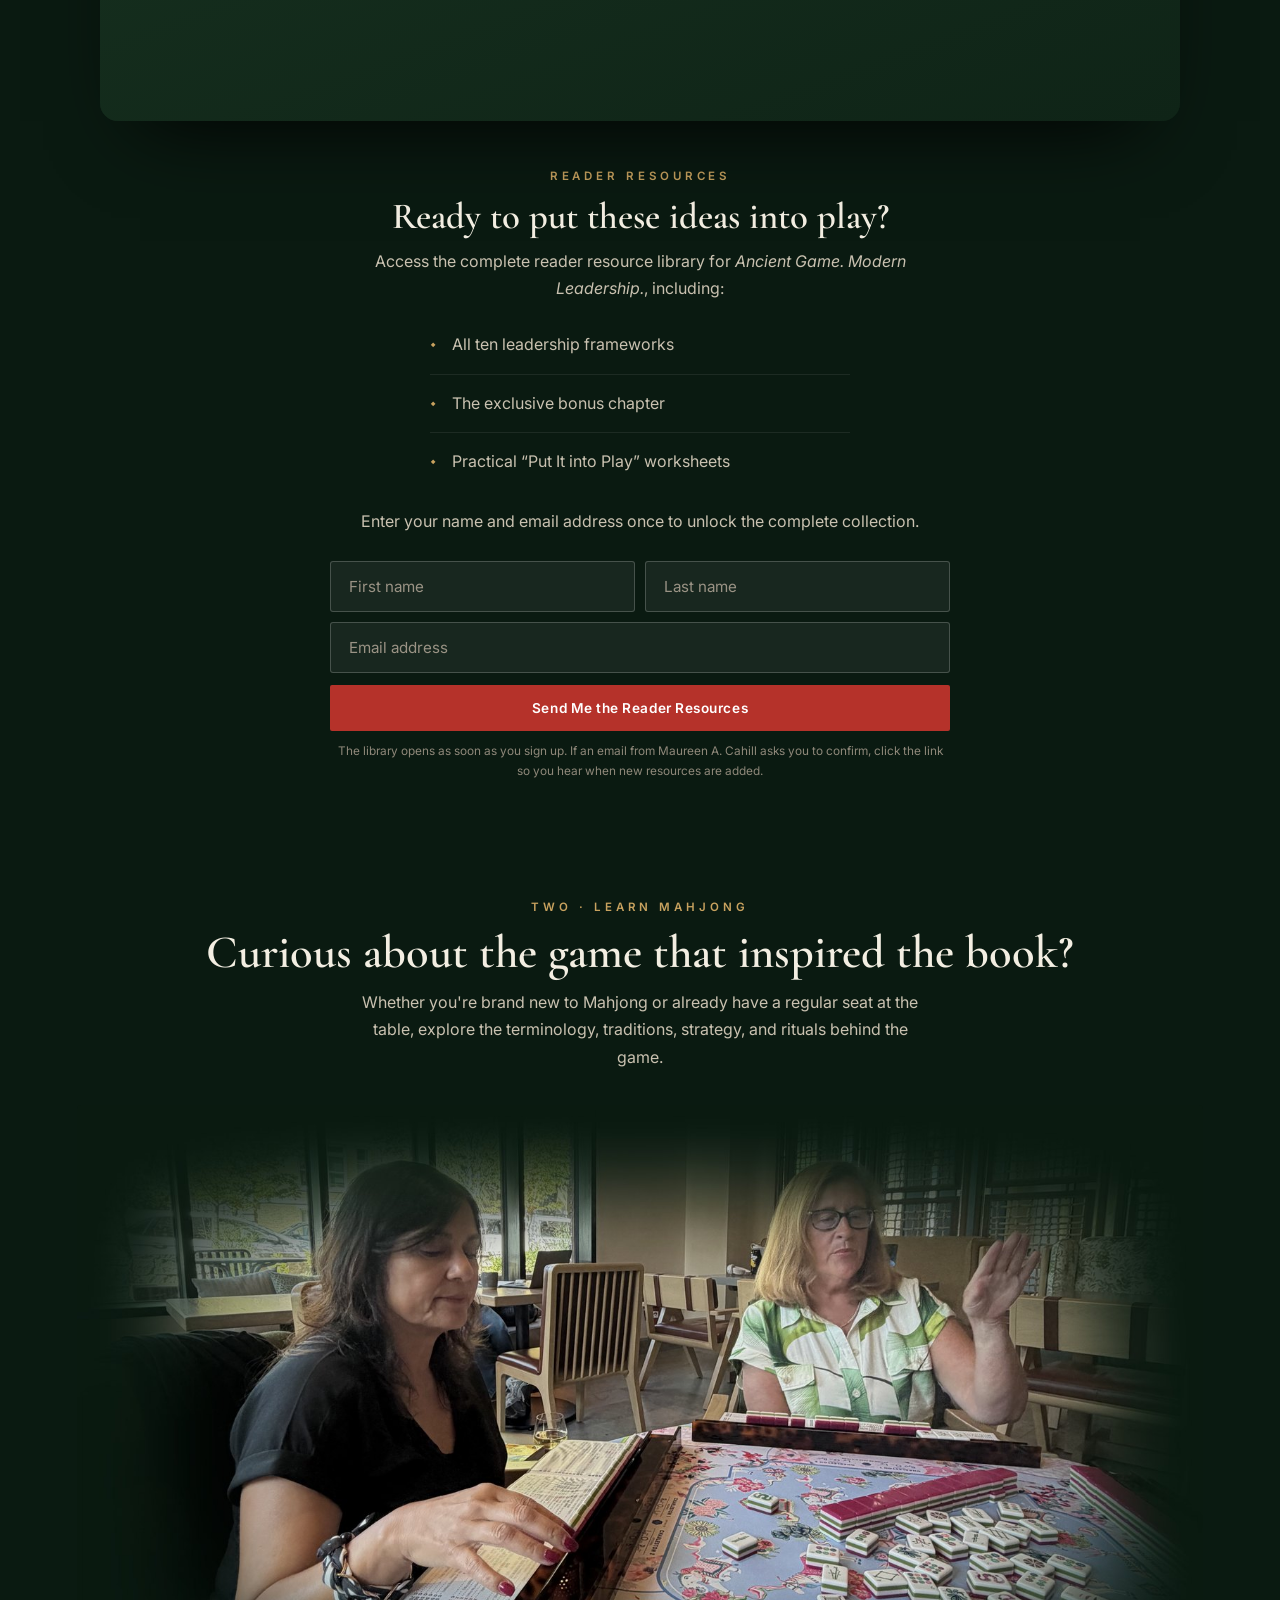
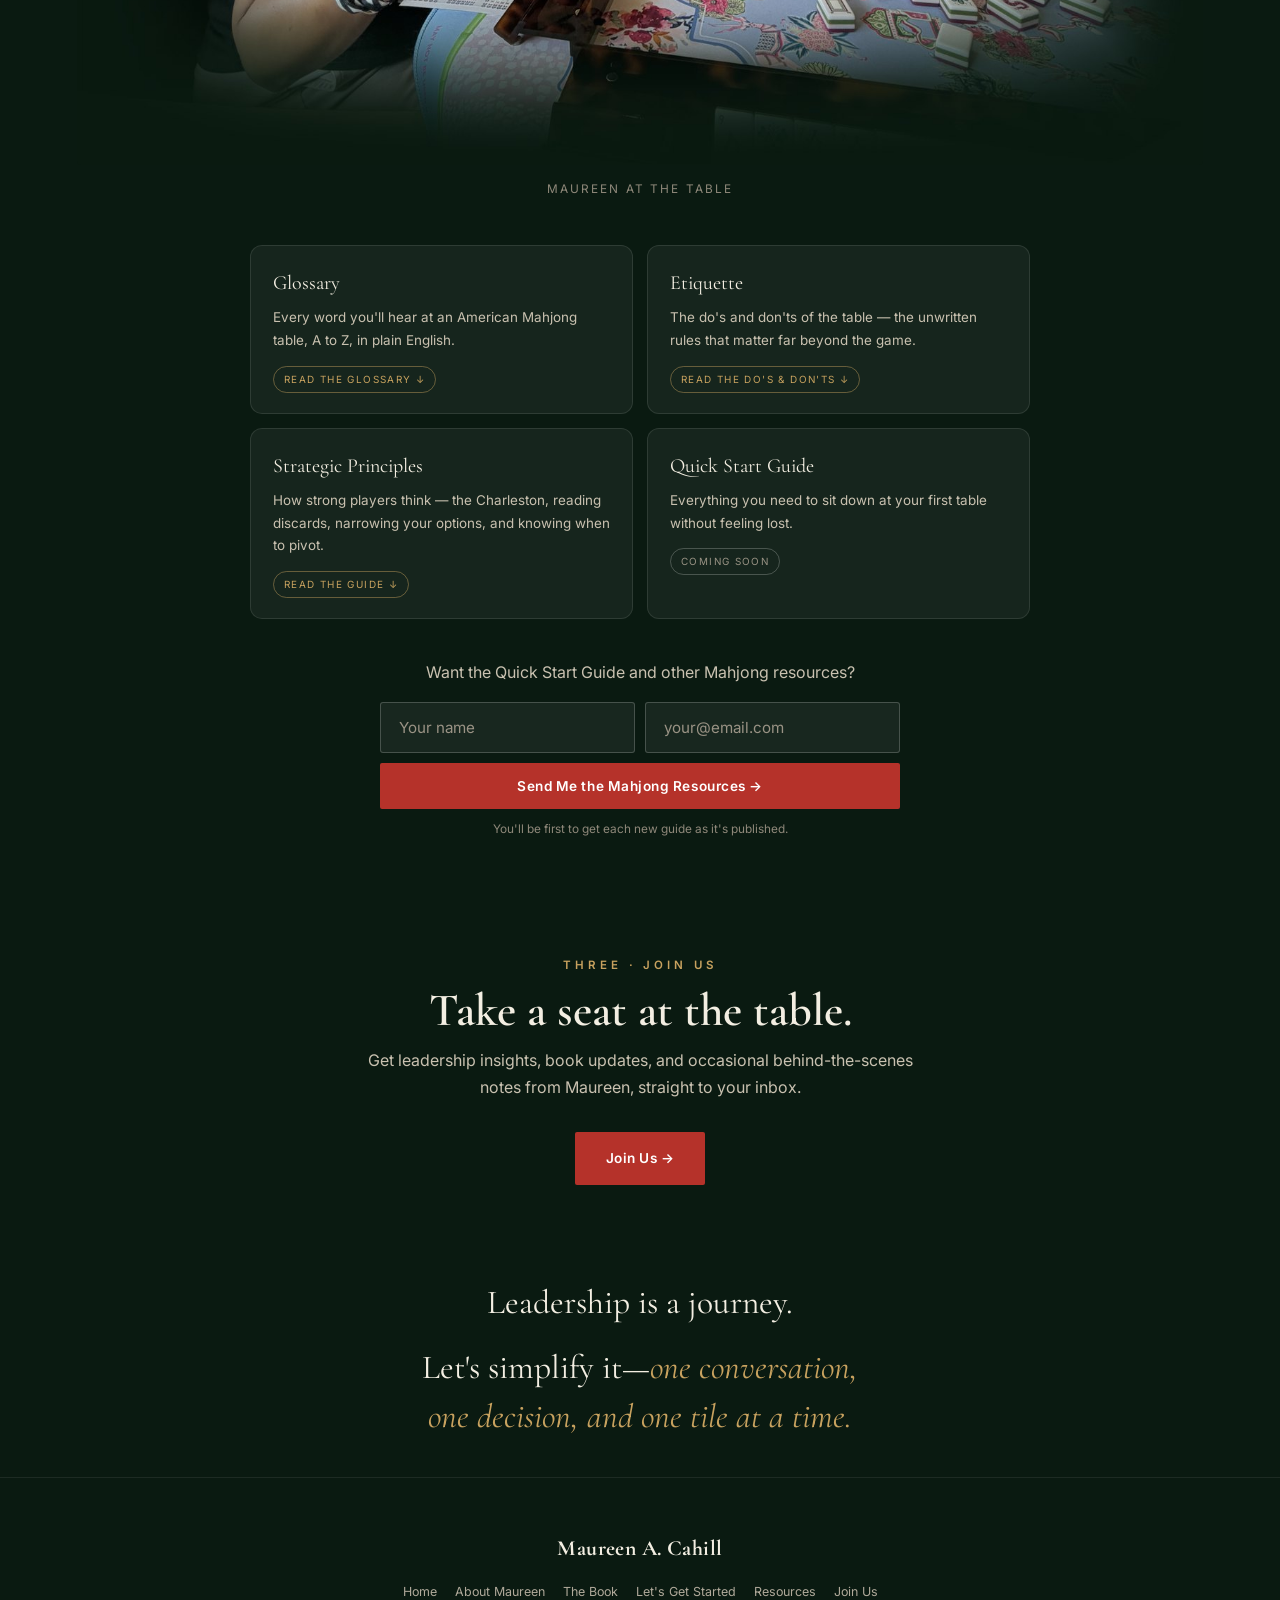
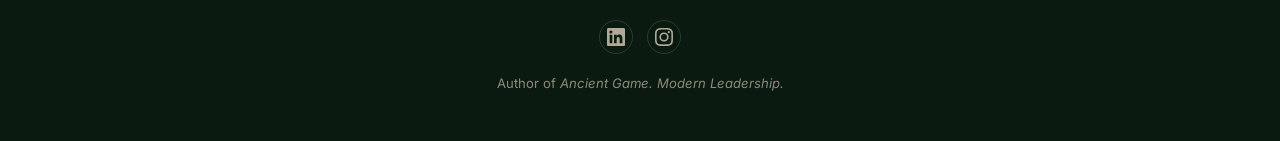
<file: start.html>
<!doctype html>
<html lang="en">
<head>
<meta charset="utf-8">
<meta name="viewport" content="width=device-width, initial-scale=1">
<title>Let's Get Started — Maureen A. Cahill</title>
<meta name="description" content="Explore the ten leadership parallels, join Maureen's list, or learn the game that inspired the book.">
<meta name="robots" content="index, follow">
<meta name="author" content="Maureen A. Cahill">
<link rel="canonical" href="https://maureenacahill.com/start.html">
<meta property="og:type" content="website">
<meta property="og:site_name" content="Maureen A. Cahill">
<meta property="og:title" content="Let's Get Started — Maureen A. Cahill">
<meta property="og:description" content="Pull up a chair. The table is set.">
<meta property="og:url" content="https://maureenacahill.com/start.html">
<meta property="og:image" content="https://maureenacahill.com/assets/book-cover.png">
<meta name="twitter:card" content="summary_large_image">
<script type="application/ld+json">{"@context": "https://schema.org", "@graph": [{"@type": "WebPage", "@id": "https://maureenacahill.com/start.html", "url": "https://maureenacahill.com/start.html", "name": "Let's Get Started — Maureen A. Cahill", "description": "Explore the ten leadership parallels in Ancient Game. Modern Leadership. by Maureen A. Cahill, or learn the game that inspired the book.", "isPartOf": {"@type": "WebSite", "url": "https://maureenacahill.com/"}, "about": {"@id": "https://maureenacahill.com/about.html#maureen"}}, {"@type": "Person", "@id": "https://maureenacahill.com/about.html#maureen", "name": "Maureen A. Cahill", "url": "https://maureenacahill.com/about.html", "jobTitle": "Author", "description": "Author of Ancient Game. Modern Leadership., with more than 30 years leading Human Resources and advising CEOs and CHROs.", "sameAs": ["https://www.linkedin.com/in/maureencahill", "https://www.instagram.com/maureen_a_cahill/"], "knowsAbout": ["Leadership development", "Organizational culture", "Human resources strategy", "Succession planning"], "address": {"@type": "PostalAddress", "addressLocality": "Bentonville", "addressRegion": "AR", "addressCountry": "US"}}]}</script>
<link rel="preconnect" href="https://fonts.googleapis.com">
<link rel="preconnect" href="https://fonts.gstatic.com" crossorigin>
<link href="https://fonts.googleapis.com/css2?family=Cormorant+Garamond:ital,wght@0,400;0,500;0,600;0,700;1,400;1,600&family=Inter:wght@300;400;500;600&display=swap" rel="stylesheet">
<link rel="icon" href="assets/favicon.svg" type="image/svg+xml">
<link rel="icon" href="assets/favicon.ico" sizes="32x32">
<link rel="apple-touch-icon" href="assets/apple-touch-icon.png">
<meta name="theme-color" content="#0a1a11">
<link rel="stylesheet" href="assets/site.css">
</head>
<body>

<div class="table-env"></div>
<div class="light-pool"></div>
<div class="enso-bg" data-par="0.18"></div>
<div class="floaters" id="floaters"></div>

<nav id="nav">
  <a class="brand" href="index.html">Maureen A. <span>Cahill</span></a>
  <button class="menu-btn" id="menuBtn" aria-expanded="false" aria-controls="navlinks" onclick="toggleMenu()">☰</button>
  <div class="navlinks" id="navlinks">
    <a href="index.html">Home</a>
    <a href="about.html">About Maureen</a>
    <a href="book.html">The Book</a>
    <a href="start.html" class="current">Let's Get Started</a>
    <a href="resources.html">Resources</a>
    <a href="launch.html" class="nav-cta">Join Us</a>
  </div>
</nav>

<!-- ============ HEADER ============ -->
<header class="act page-top">
  <p class="eyebrow reveal">Let's Get Started</p>
  <h1 class="reveal d1" style="font-size:clamp(2.2rem,6.2vw,4.4rem);color:var(--ivory);max-width:17ch;margin-top:10px">
    Pull Up a Chair.<br><span style="color:var(--gold)">The Table Is Set.</span>
  </h1>
  <p class="lead reveal d2" style="margin-top:24px">
    Whether you're looking for fresh leadership ideas, preparing your team for what's next, learning Mahjong,
    or following the journey of <em>Ancient Game. Modern Leadership.</em>, there's a place for you at the table.
  </p>
  <div class="paths reveal d3" style="margin-top:46px">
    <a class="path link" href="#explore"><div class="mark">一</div><h3>Explore the Book</h3>
      <p>Discover ten unexpected parallels between the Mahjong table and the leadership table—and the practical lessons behind each one.</p>
      <div class="go">Turn over a tile →</div></a>
    <a class="path link" href="#mahjong"><div class="mark">二</div><h3>Learn Mahjong</h3>
      <p>Explore the terminology, strategy, rituals, and traditions behind the game that inspired the book.</p>
      <div class="go">Learn the game →</div></a>
  </div>
</header>

<!-- ============ 1 · EXPLORE THE BOOK ============ -->
<section class="act" id="explore">
  <p class="eyebrow reveal">One · Explore the Book</p>
  <h2 class="reveal d1" style="font-size:clamp(1.9rem,4.8vw,2.9rem);color:var(--ivory);margin:10px 0 12px">
    Ten parallels, one tile at a time.
  </h2>
  <p class="lead reveal d2" style="margin-bottom:34px">
    Discover the ten leadership parallels inspired by one of the world's oldest games.
    Turn over any tile — tiles marked <span style="color:var(--gold)">✦</span> open the full leadership model behind that parallel.
  </p>

  <div class="stage reveal d2">
    <div id="gintro">
      <div class="it">Ancient Game. Modern Leadership.</div>
      <div class="is">Timeless lessons from the Mahjong table</div>
      <button class="start-btn" onclick="startBoard()">▶ Set the Table</button>
    </div>
    <div class="game-head">
      <h3>The Ten Parallels</h3>
      <p class="tap-cue" id="tapCue">👆 Tap any tile to turn it over</p>
      <div class="hand-counter" id="counter">Ten parallels — turn over any tile</div>
    </div>
    <div class="pgrid" id="phases"></div>
    <div class="gmsg" id="gmsg"></div>
    <div class="end-actions">
      <button class="btn btn-ghost" onclick="revealAll()">Turn Over All Ten</button>
      <button class="btn btn-gold" id="resetBtn" style="display:none" onclick="resetBoard()">↺ Reset the Table</button>
      <a href="book.html" class="btn btn-red">Read More About the Book →</a>
    </div>
  </div>

  <div class="reveal" id="resources" style="margin-top:46px;max-width:640px;width:100%;scroll-margin-top:90px">
    <p class="eyebrow">Reader Resources</p>
    <h3 style="font-size:clamp(1.6rem,4vw,2.3rem);color:var(--ivory);margin:10px 0 12px">Ready to put these ideas into play?</h3>
    <p class="lead" style="margin-bottom:14px">Access the complete reader resource library for <em>Ancient Game. Modern Leadership.</em>, including:</p>
    <ul class="chapter-list" style="max-width:420px;margin-bottom:18px">
      <li><span class="bullet">◆</span><span>All ten leadership frameworks</span></li>
      <li><span class="bullet">◆</span><span>The exclusive bonus chapter</span></li>
      <li><span class="bullet">◆</span><span>Practical “Put It into Play” worksheets</span></li>
    </ul>
    <p class="lead" style="margin-bottom:6px">Enter your name and email address once to unlock the complete collection.</p>
    <div data-reader-form data-source="Let's Get Started — Reader Resources" class="wide"></div>
  </div>
</section>

<!-- ============ 2 · LEARN MAHJONG ============ -->
<section class="act" id="mahjong">
  <p class="eyebrow reveal">Two · Learn Mahjong</p>
  <h2 class="reveal d1" style="font-size:clamp(1.9rem,4.8vw,2.9rem);color:var(--ivory);margin:10px 0 12px">
    Curious about the game that inspired the book?
  </h2>
  <p class="lead reveal d2" style="margin-bottom:34px">
    Whether you're brand new to Mahjong or already have a regular seat at the table, explore the terminology, traditions, strategy, and rituals behind the game.
  </p>

  <figure class="photo-band reveal" style="margin-bottom:38px">
    <img src="assets/photos/maureen-teaching.jpg" width="1600" height="938" alt="Maureen Cahill teaching American Mahjong at the table" loading="lazy">
    <figcaption>Maureen at the table</figcaption>
  </figure>

  <div class="resources">
    <a class="res reveal d1" href="assets/resources/American-Mahjong-Glossary.pdf" target="_blank" rel="noopener">
      <span class="rt">Glossary</span>
      <span class="rd">Every word you'll hear at an American Mahjong table, A to Z, in plain English.</span>
      <span class="tag">Read the glossary ↓</span>
    </a>
    <a class="res reveal d1" href="assets/resources/Mahjong-Etiquette.pdf" target="_blank" rel="noopener">
      <span class="rt">Etiquette</span>
      <span class="rd">The do's and don'ts of the table — the unwritten rules that matter far beyond the game.</span>
      <span class="tag">Read the do's &amp; don'ts ↓</span>
    </a>
    <a class="res reveal d2" href="assets/resources/Strategic-Mahjong-Principles.pdf" target="_blank" rel="noopener">
      <span class="rt">Strategic Principles</span>
      <span class="rd">How strong players think — the Charleston, reading discards, narrowing your options, and knowing when to pivot.</span>
      <span class="tag">Read the guide ↓</span>
    </a>
    <div class="res reveal d2">
      <span class="rt">Quick Start Guide</span>
      <span class="rd">Everything you need to sit down at your first table without feeling lost.</span>
      <span class="tag soon">Coming soon</span>
    </div>
  </div>

  <div class="capture reveal" style="margin-top:40px">
    <p class="lead" style="margin-bottom:16px">Want the Quick Start Guide and other Mahjong resources?</p>
    <form data-capture data-source="Learn Mahjong — resources">
      <div class="fields">
        <input type="text" name="Name" placeholder="Your name" aria-label="Your name">
        <input type="email" name="Email" placeholder="your@email.com" required aria-label="Your email">
      </div>
      <div class="fields" style="margin-top:10px">
        <button type="submit" class="btn btn-red" style="flex:1">Send Me the Mahjong Resources →</button>
      </div>
      <p class="note">You'll be first to get each new guide as it's published.</p>
    </form>
    <div class="form-ok">✓ Thank you — the resources will land in your inbox as they're released.</div>
  </div>
</section>

<!-- ============ 4 · JOIN US ============ -->
<section class="act" id="launch">
  <p class="eyebrow reveal">Three · Join Us</p>
  <h2 class="reveal d1" style="font-size:clamp(1.9rem,4.8vw,2.9rem);color:var(--ivory);margin:10px 0 12px">
    Take a seat at the table.
  </h2>
  <p class="lead reveal d2">
    Get leadership insights, book updates, and occasional behind-the-scenes notes from Maureen, straight to your inbox.
  </p>
  <div class="btn-row reveal d2">
    <a href="launch.html" class="btn btn-red">Join Us →</a>
  </div>
</section>

<!-- ============ CLOSING ============ -->
<section class="act tight">
  <p class="closing reveal">Leadership is a journey.</p>
  <p class="closing reveal d1" style="margin-top:16px;max-width:30ch">
    Let's simplify it—<span class="g">one conversation, one decision, and one tile at a time.</span>
  </p>
</section>

<footer>
  <a class="brand serif" href="index.html">Maureen A. Cahill</a>
  <div class="footlinks">
    <a href="index.html">Home</a><a href="about.html">About Maureen</a><a href="book.html">The Book</a>
    <a href="start.html">Let's Get Started</a><a href="resources.html">Resources</a><a href="launch.html">Join Us</a>
  </div>
  <div class="footsocial">
    <a href="https://www.linkedin.com/in/maureencahill" target="_blank" rel="noopener" aria-label="Maureen A. Cahill on LinkedIn" title="LinkedIn">
      <svg viewBox="0 0 24 24" width="18" height="18" aria-hidden="true" focusable="false"><path fill="currentColor" d="M20.45 20.45h-3.56v-5.57c0-1.33-.03-3.04-1.85-3.04-1.85 0-2.14 1.45-2.14 2.94v5.67H9.34V9h3.42v1.56h.05a3.75 3.75 0 0 1 3.37-1.85c3.6 0 4.27 2.37 4.27 5.46zM5.34 7.43a2.07 2.07 0 1 1 0-4.13 2.07 2.07 0 0 1 0 4.13M7.12 20.45H3.55V9h3.57zM22.22 0H1.77C.79 0 0 .77 0 1.72v20.56C0 23.23.79 24 1.77 24h20.45c.98 0 1.78-.77 1.78-1.72V1.72C24 .77 23.2 0 22.22 0"/></svg>
    </a>
    <a href="https://www.instagram.com/maureen_a_cahill/" target="_blank" rel="noopener" aria-label="Maureen A. Cahill on Instagram" title="Instagram">
      <svg viewBox="0 0 24 24" width="18" height="18" aria-hidden="true" focusable="false"><path fill="currentColor" d="M12 2.16c3.2 0 3.58.01 4.85.07 1.17.05 1.8.25 2.23.41.56.22.96.48 1.38.9.42.42.68.82.9 1.38.16.42.36 1.06.41 2.23.06 1.27.07 1.65.07 4.85s-.01 3.58-.07 4.85c-.05 1.17-.25 1.8-.41 2.23-.22.56-.48.96-.9 1.38-.42.42-.82.68-1.38.9-.42.16-1.06.36-2.23.41-1.27.06-1.65.07-4.85.07s-3.58-.01-4.85-.07c-1.17-.05-1.8-.25-2.23-.41a3.7 3.7 0 0 1-1.38-.9 3.7 3.7 0 0 1-.9-1.38c-.16-.42-.36-1.06-.41-2.23C2.17 15.58 2.16 15.2 2.16 12s.01-3.58.07-4.85c.05-1.17.25-1.8.41-2.23.22-.56.48-.96.9-1.38.42-.42.82-.68 1.38-.9.42-.16 1.06-.36 2.23-.41C8.42 2.17 8.8 2.16 12 2.16M12 0C8.74 0 8.33.01 7.05.07 5.78.13 4.9.33 4.14.63a5.9 5.9 0 0 0-2.13 1.38A5.9 5.9 0 0 0 .63 4.14C.33 4.9.13 5.78.07 7.05.01 8.33 0 8.74 0 12s.01 3.67.07 4.95c.06 1.27.26 2.15.56 2.91.3.79.72 1.46 1.38 2.13a5.9 5.9 0 0 0 2.13 1.38c.76.3 1.64.5 2.91.56C8.33 23.99 8.74 24 12 24s3.67-.01 4.95-.07c1.27-.06 2.15-.26 2.91-.56a5.9 5.9 0 0 0 2.13-1.38 5.9 5.9 0 0 0 1.38-2.13c.3-.76.5-1.64.56-2.91.06-1.28.07-1.69.07-4.95s-.01-3.67-.07-4.95c-.06-1.27-.26-2.15-.56-2.91a5.9 5.9 0 0 0-1.38-2.13A5.9 5.9 0 0 0 19.86.63C19.1.33 18.22.13 16.95.07 15.67.01 15.26 0 12 0m0 5.84a6.16 6.16 0 1 0 0 12.32 6.16 6.16 0 0 0 0-12.32M12 16a4 4 0 1 1 0-8 4 4 0 0 1 0 8m6.4-11.85a1.44 1.44 0 1 0 0 2.88 1.44 1.44 0 0 0 0-2.88"/></svg>
    </a>
  </div>
  Author of <em>Ancient Game. Modern Leadership.</em>
</footer>

<script src="assets/site.js"></script>
<script src="assets/game.js"></script>
</body>
</html>
</file>
<file: assets/site.css>
/* ============================================================
   Maureen A. Cahill — shared site styles
   Edit once, applies to all pages.
   ============================================================ */
:root{
  --ivory:#F3EEE2; --navy:#20456b; --green:#3a6b4a; --red:#b5322a; --gold:#c8a25f;
  --tile:#f6f1e6; --felt1:#16301f; --felt0:#0a1a11; --ink:#e9e2d2; --muted:#c9c1b0;
  --nav-h:72px;
}
*{box-sizing:border-box;margin:0;padding:0}
html{scroll-behavior:smooth}
body{background:var(--felt0);color:var(--ink);font-family:'Inter',system-ui,sans-serif;line-height:1.7;
  overflow-x:hidden;-webkit-font-smoothing:antialiased}
.serif{font-family:'Cormorant Garamond',Georgia,serif}
h1,h2,h3{font-family:'Cormorant Garamond',Georgia,serif;font-weight:600;line-height:1.06}
a{color:inherit;text-decoration:none}
img{max-width:100%;height:auto}
[hidden]{display:none!important}

/* ---------- the living table environment (fixed backdrop) ---------- */
.table-env{position:fixed;inset:0;z-index:-2;
  background:
    radial-gradient(120% 90% at 50% 18%, rgba(120,170,120,.14), transparent 55%),
    radial-gradient(140% 120% at 50% 40%, var(--felt1), var(--felt0) 70%);}
.table-env::after{content:"";position:absolute;inset:0;
  box-shadow:inset 0 0 240px 60px rgba(0,0,0,.75);
  background-image:radial-gradient(rgba(255,255,255,.014) 1px, transparent 1px);
  background-size:4px 4px;}
.light-pool{position:fixed;left:50%;top:-10%;width:80vw;height:70vh;transform:translateX(-50%);z-index:-1;pointer-events:none;
  background:radial-gradient(closest-side, rgba(255,238,200,.10), transparent 70%);filter:blur(10px)}
.enso-bg{position:fixed;right:-8vw;top:14vh;width:46vw;height:46vw;border-radius:50%;z-index:-1;pointer-events:none;opacity:.5;
  border:min(3vw,34px) solid rgba(200,162,95,.06);border-right-color:transparent;border-bottom-color:transparent;transform:rotate(-16deg)}
.floaters{position:fixed;inset:0;z-index:-1;pointer-events:none;overflow:hidden}
.floaters i{position:absolute;width:64px;height:88px;border-radius:9px;background:linear-gradient(#f7f2e7,#e6dcc6);
  box-shadow:0 10px 26px rgba(0,0,0,.5), inset 0 -6px 0 #cdbfa2;opacity:.16;font-family:'Cormorant Garamond',serif;
  color:#7a2a24;display:flex;align-items:center;justify-content:center;font-size:38px}

/* ---------- nav ---------- */
nav{position:fixed;top:0;left:0;right:0;z-index:60;display:flex;align-items:center;justify-content:space-between;
  padding:18px clamp(20px,5vw,60px);transition:.4s;background:transparent}
nav.solid{background:rgba(10,26,17,.82);backdrop-filter:blur(12px);padding-top:12px;padding-bottom:12px;
  border-bottom:1px solid rgba(255,255,255,.07)}
.brand{font-family:'Cormorant Garamond',serif;font-size:1.4rem;font-weight:700;color:var(--ivory);letter-spacing:.02em;white-space:nowrap}
.brand span{color:var(--gold)}
.navlinks{display:flex;gap:clamp(14px,2vw,26px);align-items:center}
.navlinks a{font-size:.78rem;letter-spacing:.04em;color:#cfc8b8;transition:.2s;white-space:nowrap;position:relative;padding:4px 0}
.navlinks a:hover{color:var(--gold)}
.navlinks a.current{color:var(--gold)}
.navlinks a.current::after{content:"";position:absolute;left:0;right:0;bottom:-2px;height:1px;background:var(--gold);opacity:.6}
.nav-cta{border:1px solid var(--gold);color:var(--gold)!important;padding:9px 16px;border-radius:2px}
.nav-cta:hover{background:var(--gold);color:#12261a!important}
.nav-cta.current::after{display:none}

/* mobile menu */
.menu-btn{display:none;background:none;border:1px solid rgba(255,255,255,.25);border-radius:3px;
  color:var(--ivory);padding:8px 12px;font-size:.9rem;cursor:pointer;line-height:1}
@media(max-width:920px){
  .menu-btn{display:block}
  nav .brand,.menu-btn{position:relative;z-index:2}   /* stay above the open menu panel */
  .navlinks{position:fixed;inset:0 0 auto 0;top:0;padding:calc(var(--nav-h) + 18px) 26px 26px;
    flex-direction:column;align-items:flex-start;gap:2px;
    background:rgba(8,22,14,.98);backdrop-filter:blur(14px);
    transform:translateY(-102%);transition:transform .38s cubic-bezier(.2,.8,.2,1);
    border-bottom:1px solid rgba(255,255,255,.1);box-shadow:0 30px 60px -30px #000}
  .navlinks.open{transform:none}
  .navlinks a{font-size:1.05rem;width:100%;padding:14px 0;border-bottom:1px solid rgba(255,255,255,.07);letter-spacing:.02em}
  .nav-cta{margin-top:16px;border-radius:3px;text-align:center;padding:14px 16px!important}
  .navlinks a.current::after{display:none}
}

/* ---------- layout blocks ---------- */
.act{position:relative;display:flex;flex-direction:column;justify-content:center;align-items:center;
  text-align:center;padding:clamp(46px,6.5vh,92px) clamp(22px,6vw,80px);z-index:1}
.act.tight{padding-top:clamp(28px,4vh,50px);padding-bottom:clamp(28px,4vh,50px)}
.page-top{padding-top:calc(var(--nav-h) + clamp(40px,8vh,90px))}
.eyebrow{font-size:.72rem;letter-spacing:.34em;text-transform:uppercase;color:var(--gold);font-weight:600}
.lead{max-width:56ch;margin:0 auto;color:var(--muted)}
.prose{max-width:62ch;margin:0 auto;text-align:left;color:var(--muted)}
.prose p{margin-bottom:1.15em}
.prose p.q{font-family:'Cormorant Garamond',serif;font-style:italic;font-size:clamp(1.35rem,3vw,1.9rem);
  color:var(--gold);line-height:1.35;margin:1.1em 0 1.2em;text-align:center}
.prose p.beat{font-family:'Cormorant Garamond',serif;font-size:clamp(1.25rem,2.6vw,1.6rem);color:var(--ivory);
  text-align:center;margin:1.1em 0}
.prose .stack{list-style:none;margin:0 0 1.3em;text-align:center;font-family:'Cormorant Garamond',serif;
  font-size:clamp(1.2rem,2.6vw,1.55rem);color:var(--ivory);line-height:2}
.prose .stack li{opacity:.92}
.rule{width:60px;height:1px;background:var(--gold);opacity:.5;margin:34px auto}
/* author portrait set into the story */
.prose.has-portrait{max-width:74ch}
.portrait{float:right;width:clamp(190px,26%,270px);margin:6px 0 22px 34px;border-radius:14px;overflow:hidden;
  box-shadow:0 40px 80px -40px #000;border:1px solid rgba(255,255,255,.12);shape-outside:inset(0 round 14px)}
.portrait img{display:block;width:100%;aspect-ratio:4/5;object-fit:cover;object-position:center 26%}
@media(max-width:700px){
  .portrait{float:none;width:min(230px,70%);margin:0 auto 30px}
  .prose.has-portrait{max-width:60ch}
}

/* reveals */
.reveal{opacity:0;transform:translateY(38px);transition:opacity 1s cubic-bezier(.2,.8,.2,1),transform 1s cubic-bezier(.2,.8,.2,1)}
.reveal.in{opacity:1;transform:none}
.reveal.d1{transition-delay:.12s}.reveal.d2{transition-delay:.24s}.reveal.d3{transition-delay:.36s}.reveal.d4{transition-delay:.48s}
@media(prefers-reduced-motion:reduce){
  .reveal,.lesson{opacity:1!important;transform:none!important;transition:none!important}
  html{scroll-behavior:auto}
}

/* ---------- hero ---------- */
.hero h1{font-size:clamp(2.6rem,8vw,6.2rem);color:var(--ivory)}
.hero h1 .g{color:var(--gold)}
.hero .who{margin-top:20px;letter-spacing:.2em;text-transform:uppercase;font-size:.74rem;color:#b9b1a0}
.hero-tiles{display:flex;gap:14px;margin-bottom:26px}
.hero-tiles .t{width:clamp(54px,9vw,84px);aspect-ratio:5/7;border-radius:10px;background:linear-gradient(#f8f3e8,#e7ddc7);
  box-shadow:0 16px 34px rgba(0,0,0,.55), inset 0 -8px 0 #ccbe9f;display:flex;align-items:center;justify-content:center;
  font-family:'Cormorant Garamond',serif;font-size:clamp(2rem,5vw,3.4rem);font-weight:700}
/* Hero tiles lifted from the book cover art, so the page and the jacket read
   as one thing. drop-shadow rather than box-shadow: it follows the tile's
   rounded silhouette instead of the transparent PNG's square bounding box.
   Sized by height, not width: the three cut-outs differ by a few pixels of
   aspect, so matching heights is what actually makes them sit level. */
.hero-tiles{align-items:flex-end}
.hero-tiles .t-cover{height:clamp(86px,14.4vw,135px);width:auto;display:block;
  filter:drop-shadow(0 16px 26px rgba(0,0,0,.55))}
.hook{font-family:'Cormorant Garamond',serif;font-size:clamp(1.5rem,3.6vw,2.5rem);color:var(--ivory);
  max-width:22ch;margin:30px auto 0;line-height:1.3}
.hook em{color:var(--gold);font-style:italic}
.scrollcue{margin-top:46px;color:#b9b1a0;font-size:.72rem;letter-spacing:.24em;text-transform:uppercase}
.scrollcue::after{content:"";display:block;width:1px;height:34px;margin:12px auto 0;background:linear-gradient(var(--gold),transparent);animation:cue 1.8s ease-in-out infinite}
@keyframes cue{0%,100%{opacity:.3;transform:scaleY(.6)}50%{opacity:1;transform:scaleY(1)}}

/* ---------- cards ---------- */
.lesson-row{display:flex;gap:clamp(14px,2.4vw,30px);flex-wrap:wrap;justify-content:center;max-width:1100px}
.lesson{width:clamp(200px,26vw,290px);border-radius:16px;padding:26px 22px;text-align:left;position:relative;
  background:linear-gradient(155deg, rgba(255,255,255,.06), rgba(255,255,255,.02));border:1px solid rgba(255,255,255,.10);
  box-shadow:0 24px 50px -26px rgba(0,0,0,.8);backdrop-filter:blur(2px);
  opacity:0;transform:translateY(50px) rotateX(18deg);transform-origin:top;transition:.9s cubic-bezier(.2,.8,.2,1)}
.lesson.in{opacity:1;transform:none}
.lesson .g{font-family:'Cormorant Garamond',serif;font-size:2.4rem;font-weight:700;line-height:1}
.lesson .num{font-size:.7rem;letter-spacing:.2em;color:var(--gold);text-transform:uppercase;margin:10px 0 4px}
.lesson h4{font-size:1.5rem;color:var(--ivory);margin-bottom:8px}
.lesson p{font-size:.9rem;color:var(--muted)}

/* pathway cards (Let's Get Started) */
.paths{display:grid;grid-template-columns:repeat(auto-fit,minmax(min(280px,100%),1fr));gap:clamp(18px,2.6vw,28px);
  max-width:1100px;width:100%;margin-top:8px;text-align:left}
.path{border-radius:18px;padding:32px 28px;position:relative;overflow:hidden;
  background:linear-gradient(155deg, rgba(255,255,255,.07), rgba(255,255,255,.02));
  border:1px solid rgba(255,255,255,.11);box-shadow:0 30px 60px -34px rgba(0,0,0,.9);
  display:flex;flex-direction:column}
.path .mark{font-family:'Cormorant Garamond',serif;font-size:2.2rem;line-height:1;color:var(--gold)}
.path h3{font-size:1.7rem;color:var(--ivory);margin:14px 0 10px}
.path p{color:var(--muted);font-size:.94rem;flex:1}
.path .go{margin-top:20px;font-size:.78rem;letter-spacing:.14em;text-transform:uppercase;color:var(--gold)}
.path.link:hover{border-color:rgba(200,162,95,.45);transform:translateY(-3px);transition:.25s}

/* ---------- book ---------- */
.book{display:grid;grid-template-columns:.8fr 1.2fr;gap:clamp(30px,6vw,64px);align-items:center;max-width:1040px;text-align:left}
@media(max-width:820px){.book{grid-template-columns:1fr;text-align:center}}
.book .cov{position:relative;justify-self:center}
.book .cov img{width:min(320px,80%);border-radius:4px;box-shadow:0 40px 80px -34px #000}
.book .cov .soon{position:absolute;top:-10px;right:-10px;background:var(--red);color:#fff;font-size:.6rem;letter-spacing:.16em;
  text-transform:uppercase;font-weight:700;padding:7px 13px;border-radius:20px}
.book h2{font-size:clamp(2rem,5vw,3rem);color:var(--ivory);margin-bottom:16px}
.book p{color:var(--muted);margin-bottom:14px}
.framework{max-width:900px;width:100%;border-radius:12px;box-shadow:0 30px 70px -34px #000}
.chapter-list{list-style:none;max-width:640px;width:100%;text-align:left;margin:0 auto}
.chapter-list li{display:flex;gap:16px;align-items:flex-start;padding:15px 0;border-bottom:1px solid rgba(255,255,255,.08);color:var(--muted)}
.chapter-list li:last-child{border-bottom:none}
.chapter-list .bullet{color:var(--gold);font-family:'Cormorant Garamond',serif;font-size:1.3rem;line-height:1.2}

/* ---------- about ---------- */
.meet{display:grid;grid-template-columns:.62fr 1.38fr;gap:clamp(30px,6vw,70px);align-items:center;max-width:1080px;width:100%;text-align:left}
@media(max-width:820px){.meet{grid-template-columns:1fr;text-align:center}.meet .pf{max-width:230px;margin:0 auto}}
.meet .pf{max-width:300px;border-radius:14px;overflow:hidden;box-shadow:0 40px 80px -40px #000;border:1px solid rgba(255,255,255,.12)}
.meet .pf img{display:block;width:100%;aspect-ratio:4/5;object-fit:cover;object-position:center 26%}
.meet h2{font-size:clamp(2.2rem,5vw,3.4rem);color:var(--ivory);margin:10px 0 16px}
.meet p{color:var(--muted);margin-bottom:12px}
.creds{display:flex;flex-wrap:wrap;gap:8px;margin-top:18px;justify-content:inherit}
.creds span{font-size:.74rem;background:rgba(255,255,255,.06);border:1px solid rgba(255,255,255,.12);padding:6px 13px;border-radius:20px;color:#cfc8b8}

/* ---------- buttons ---------- */
.btn{display:inline-block;padding:14px 30px;border-radius:2px;font-weight:600;font-size:.85rem;letter-spacing:.04em;
  cursor:pointer;border:1px solid transparent;transition:.2s;font-family:inherit;
  background:transparent;color:var(--ink);-webkit-appearance:none;appearance:none}
.btn-red{background:var(--red);color:#fff}.btn-red:hover{filter:brightness(1.1);transform:translateY(-2px)}
.btn-gold{border-color:var(--gold);color:var(--gold)}.btn-gold:hover{background:var(--gold);color:#12261a}
.btn-ghost{border-color:rgba(255,255,255,.28);color:var(--ink)}.btn-ghost:hover{border-color:var(--gold);color:var(--gold)}
.btn-row{display:flex;gap:14px;justify-content:center;flex-wrap:wrap;margin-top:30px}
/* one slot in the markup, one button per retailer at runtime */
.buy-row{display:contents}
/* Maureen's note to independent bookshops (1 Oct) — quiet, factual, not a CTA */
.bookstore-note{width:100%;max-width:46rem;margin:18px auto 0;text-align:center;font-size:.8rem;line-height:1.6;color:var(--muted);border-top:1px solid rgba(150,121,79,.22);padding-top:14px}
.bookstore-note strong{color:var(--gold);font-weight:600;display:block;margin-bottom:3px;letter-spacing:.06em;text-transform:uppercase;font-size:.7rem}

/* ---------- forms ---------- */
.capture{width:100%;max-width:520px;margin:26px auto 0}
.capture .fields{display:flex;gap:10px;flex-wrap:wrap}
.capture input{flex:1;min-width:200px;padding:15px 18px;border-radius:3px;border:1px solid rgba(255,255,255,.2);
  background:rgba(255,255,255,.06);color:#fff;font-family:inherit;font-size:.95rem}
.capture input::placeholder{color:#9a9385}
.capture input:focus{outline:none;border-color:var(--gold)}
.capture .note{font-size:.74rem;color:#8f887a;margin-top:10px}
.form-ok{display:none;margin-top:14px;color:#bfe3c6;font-family:'Cormorant Garamond',serif;font-style:italic;font-size:1.15rem}
.form-ok.show{display:block}
.capture.sent .fields,.capture.sent .note{display:none}

.capture label.check{display:flex;gap:10px;align-items:flex-start;text-align:left;margin-top:14px;font-size:.8rem;color:#b0a99a;cursor:pointer}
.capture label.check input{flex:none;width:16px;height:16px;min-width:0;margin-top:3px;accent-color:var(--gold);padding:0}
.capture .form-err{margin-top:10px;font-size:.8rem;color:#e6a29b}
.capture.wide{max-width:620px}

/* "So does leadership." — standalone with emphasis (book page) */
.so-does{font-family:'Cormorant Garamond',serif;font-style:italic;font-weight:600;color:var(--gold);
  font-size:clamp(1.7rem,4vw,2.5rem);line-height:1.2;margin:18px 0 22px!important;position:relative;padding-left:22px}
.so-does::before{content:"";position:absolute;left:0;top:.2em;bottom:.2em;width:3px;background:var(--gold);border-radius:2px}
@media(max-width:820px){.so-does{padding-left:0}.so-does::before{display:none}}

/* ---------- reader resource library ---------- */
.lib{max-width:1040px;width:100%;text-align:left}
.lib h2{font-size:clamp(1.8rem,4.4vw,2.6rem);color:var(--ivory);margin:6px 0 8px}
.lib .sub{color:var(--muted);max-width:60ch;margin-bottom:26px}
.lib-grid{display:grid;grid-template-columns:repeat(auto-fill,minmax(min(260px,100%),1fr));gap:14px;width:100%}
.lib-item{display:flex;flex-direction:column;gap:6px;padding:20px 22px;border-radius:12px;
  background:rgba(255,255,255,.05);border:1px solid rgba(255,255,255,.1)}
.lib-item.ready{border-color:rgba(200,162,95,.35)}
.lib-item .n{font-size:.66rem;letter-spacing:.2em;text-transform:uppercase;color:var(--gold)}
.lib-item .t{font-family:'Cormorant Garamond',serif;font-size:1.3rem;color:var(--ivory);line-height:1.15}
.lib-item .d{font-size:.84rem;color:var(--muted);flex:1}
.lib-item .dl{align-self:flex-start;margin-top:10px;font-size:.66rem;letter-spacing:.14em;text-transform:uppercase;
  padding:8px 14px;border-radius:20px;border:1px solid var(--gold);color:var(--gold);transition:.2s;cursor:pointer}
.lib-item .dl:hover{background:var(--gold);color:#12261a}
.lib-item .dl.soon{border-color:rgba(255,255,255,.22);color:#9a9385;cursor:default;pointer-events:none}
.begin{max-width:760px;padding:28px 30px;border-radius:14px;border:1px solid rgba(200,162,95,.35);
  background:linear-gradient(155deg,rgba(200,162,95,.09),rgba(255,255,255,.02));text-align:left}
.begin h3{font-size:1.6rem;color:var(--gold);margin-bottom:10px}
.begin p{color:var(--muted);margin-bottom:10px}
.welcome{max-width:760px;margin:0 auto 26px;padding:14px 22px;border-radius:10px;background:rgba(58,107,74,.28);
  border:1px solid rgba(191,227,198,.3);color:#dff0e2;font-family:'Cormorant Garamond',serif;font-size:1.15rem;font-style:italic}
.welcome[hidden]{display:none}
.lib-all{display:flex;gap:14px;align-items:center;flex-wrap:wrap;margin:18px 0 6px}

/* ---------- the tile game ---------- */
.stage{width:min(1080px,100%);background:linear-gradient(160deg,#1c3b28,#0f2417);border-radius:18px;
  padding:36px 26px 30px;box-shadow:0 40px 80px -40px #000, inset 0 2px 40px rgba(0,0,0,.4);position:relative;overflow:hidden}
.game-head{text-align:center;color:#f3efe4}
.game-head h3{font-size:1.8rem;color:#fff}
.game-head p{color:#cdbf9e;margin-top:4px}
.tap-cue{color:#ffe;animation:blink 1.6s infinite}@keyframes blink{0%,100%{opacity:.6}50%{opacity:1}}
.hand-counter{display:inline-block;margin-top:12px;font-size:.78rem;letter-spacing:.12em;text-transform:uppercase;color:#e9dcbb;
  border:1px solid rgba(233,220,187,.35);padding:6px 16px;border-radius:20px}
.pgrid{display:grid;grid-template-columns:repeat(4,1fr);gap:14px;margin-top:24px}
@media(max-width:820px){.pgrid{grid-template-columns:repeat(2,1fr)}}
@media(max-width:460px){.pgrid{grid-template-columns:1fr}}
.phase .h4b{color:#e9dcbb;font-family:'Cormorant Garamond',serif;font-size:1.05rem;text-align:center;display:block;margin-bottom:10px}
.phase .ph-sub{display:block;font-size:.58rem;letter-spacing:.16em;text-transform:uppercase;color:#9db08f}
.tiles{display:flex;flex-direction:column;gap:10px}
.tile{position:relative;height:96px;perspective:800px;cursor:pointer;border:none;padding:0;background:none;width:100%;font-family:inherit}
.tile:focus-visible{outline:2px solid var(--gold);outline-offset:3px;border-radius:8px}
.tile-inner{position:relative;width:100%;height:100%;transition:transform .6s cubic-bezier(.2,.8,.2,1);transform-style:preserve-3d}
.tile.flipped .tile-inner{transform:rotateY(180deg)}
.tile-face,.tile-back{position:absolute;inset:0;backface-visibility:hidden;-webkit-backface-visibility:hidden;
  border-radius:8px;display:flex;flex-direction:column;overflow:hidden;
  align-items:center;justify-content:center;text-align:center;padding:8px}
.tile-face{background:linear-gradient(#fbf8f0,#efe7d4);box-shadow:0 4px 0 #cbbfa4,0 8px 14px rgba(0,0,0,.4)}
.tile-face .num{font-family:'Cormorant Garamond',serif;font-size:1.4rem;color:var(--red);font-weight:700}
.tile-face .t-title{font-size:.7rem;font-weight:600;color:var(--navy);margin-top:3px;line-height:1.3}
.tile-face .hint{font-size:.58rem;color:#fff;background:var(--red);padding:2px 8px;border-radius:10px;margin-top:5px;letter-spacing:.06em}
/* designer art drops in here: <button class="tile" data-art="assets/parallels/01.png"> */
.tile-face .art{position:absolute;inset:0;border-radius:8px;background-size:cover;background-position:center;display:none}
.tile-face.has-art .art{display:block}
.tile-face.has-art .num,.tile-face.has-art .t-title{position:relative;z-index:1}
.pgrid.active .tile:not(.flipped):not(.locked) .tile-inner{animation:tp 1.8s ease-in-out infinite}
@keyframes tp{0%,100%{box-shadow:0 0 0 0 rgba(233,220,187,0)}50%{box-shadow:0 0 0 4px rgba(233,220,187,.5)}}
.tile-back{transform:rotateY(180deg);background:linear-gradient(#1f3d29,#16301f);
  box-shadow:0 4px 0 #0d1f14,0 8px 14px rgba(0,0,0,.4)}
.tile-back .t-title{color:#f3efe4;font-size:.7rem;font-weight:700}
.tile-back .tip{color:#d8e2cf;font-size:.6rem;line-height:1.4;margin-top:3px}
.tile.locked .tile-face{filter:saturate(.5) brightness(.9)}
.tile.locked .lock{position:absolute;top:6px;right:8px;font-size:.75rem;opacity:.5}
.gmsg{color:#f3efe4;font-family:'Cormorant Garamond',serif;font-style:italic;font-size:1.3rem;margin:22px 0 14px;min-height:1.3em;text-align:center}
.end-actions{display:flex;gap:12px;justify-content:center;flex-wrap:wrap}
.start-btn{background:var(--red);color:#fff;border:none;padding:15px 34px;border-radius:3px;font-weight:600;font-size:1rem;
  cursor:pointer;margin-top:20px;box-shadow:0 12px 26px -10px rgba(181,50,42,.7);font-family:inherit}
.start-btn:hover{filter:brightness(1.1)}
#gintro{position:absolute;inset:0;z-index:5;background:linear-gradient(160deg,#1a3623,#0f2417);display:flex;flex-direction:column;
  align-items:center;justify-content:center;text-align:center;color:#f3efe4;transition:opacity .8s;padding:20px}
#gintro.hide{opacity:0;pointer-events:none}
#gintro .it{font-family:'Cormorant Garamond',serif;font-size:clamp(1.4rem,4vw,2rem)}
#gintro .is{color:#cdbf9e;font-style:italic;margin-top:8px}

/* a tile whose framework has been designed */
.tile.has-framework .tile-face{box-shadow:0 4px 0 #cbbfa4,0 8px 14px rgba(0,0,0,.4),0 0 0 1px rgba(200,162,95,.55)}
.fw-flag{position:absolute;top:5px;right:7px;font-size:.6rem;color:var(--gold);opacity:.85}
.fw-link{display:inline-block;margin-top:7px;font-size:.58rem;letter-spacing:.04em;color:#12261a;background:var(--gold);
  padding:4px 9px;border-radius:12px;font-weight:600;cursor:pointer}
.fw-link:hover{filter:brightness(1.08)}

/* framework viewer */
#fwbox{position:fixed;inset:0;z-index:200;display:none;align-items:center;justify-content:center;
  padding:26px 18px;background:rgba(6,16,10,.92);backdrop-filter:blur(6px);overflow:auto}
#fwbox.open{display:flex}
#fwbox figure{max-width:min(560px,100%);text-align:center;margin:auto}
#fwbox img{width:100%;border-radius:10px;box-shadow:0 40px 90px -30px #000;background:#fff}
#fwbox figcaption{margin-top:14px;color:var(--muted);font-size:.85rem}
#fwbox figcaption a{color:var(--gold);margin-left:12px;border-bottom:1px solid rgba(200,162,95,.4)}
.fw-close{position:fixed;top:18px;right:20px;z-index:2;background:none;border:1px solid rgba(255,255,255,.3);
  color:var(--ivory);width:40px;height:40px;border-radius:50%;font-size:1rem;cursor:pointer;font-family:inherit}
.fw-close:hover{border-color:var(--gold);color:var(--gold)}

/* ---------- resources (Learn Mahjong) ---------- */
.resources{display:grid;grid-template-columns:repeat(2,1fr);gap:14px;max-width:780px;width:100%;margin-top:8px}
@media(max-width:620px){.resources{grid-template-columns:1fr}}
.res{display:flex;flex-direction:column;gap:6px;text-align:left;padding:20px 22px;border-radius:12px;
  background:rgba(255,255,255,.05);border:1px solid rgba(255,255,255,.1)}
.res .rt{color:var(--ivory);font-family:'Cormorant Garamond',serif;font-size:1.25rem}
.res .rd{font-size:.84rem;color:var(--muted)}
.res .tag{align-self:flex-start;margin-top:8px;font-size:.62rem;letter-spacing:.14em;text-transform:uppercase;
  padding:4px 10px;border-radius:20px;border:1px solid rgba(200,162,95,.45);color:var(--gold)}
.res .tag.soon{border-color:rgba(255,255,255,.22);color:#9a9385}
a.res{transition:.22s}
a.res:hover{border-color:rgba(200,162,95,.45);transform:translateY(-3px);background:rgba(255,255,255,.07)}
a.res:hover .tag{background:var(--gold);color:#12261a}

/* ---------- photo bands ---------- */
.photo-band{position:relative;width:100%;max-width:1180px;margin:0 auto;z-index:1;
  opacity:0;transform:translateY(28px);transition:opacity 1.2s cubic-bezier(.2,.8,.2,1),transform 1.2s cubic-bezier(.2,.8,.2,1)}
.photo-band.in{opacity:1;transform:none}
.photo-band img{display:block;width:100%;border-radius:4px}
.photo-band figcaption{margin-top:14px;text-align:center;color:#8f887a;font-size:.74rem;
  letter-spacing:.18em;text-transform:uppercase}
@media(prefers-reduced-motion:reduce){.photo-band{opacity:1!important;transform:none!important}}

/* ---------- footer ---------- */
footer{text-align:center;padding:52px 20px 46px;color:#8f887a;font-size:.82rem;border-top:1px solid rgba(255,255,255,.08);
  position:relative;z-index:1}
footer .brand{display:block;margin-bottom:10px;font-size:1.35rem;color:var(--ivory)}
.footlinks{display:flex;gap:18px;justify-content:center;flex-wrap:wrap;margin:14px 0 18px}
.footlinks a{font-size:.78rem;color:#b0a99a}
.footlinks a:hover{color:var(--gold)}
.closing{font-family:'Cormorant Garamond',serif;font-size:clamp(1.4rem,3.4vw,2.1rem);color:var(--ivory);line-height:1.45;max-width:24ch;margin:0 auto}
.closing .g{color:var(--gold);font-style:italic}

/* ---------- footer social (3.1) ---------- */
.footsocial{display:flex;justify-content:center;gap:14px;margin:0 0 18px}
.footsocial a{display:inline-flex;align-items:center;justify-content:center;width:34px;height:34px;border-radius:50%;
  color:#b0a99a;border:1px solid rgba(255,255,255,.14);transition:.25s}
.footsocial a:hover{color:var(--gold);border-color:var(--gold);transform:translateY(-2px)}

/* ---------- FAQ accordion (2.4) ----------
   Answers live in the HTML on load and are hidden with CSS only —
   crawlers and AI answer engines read them without running our JS. */
.faq{width:100%;max-width:820px;margin-top:26px;text-align:left}
.faq details{border-bottom:1px solid rgba(255,255,255,.1)}
.faq details[open]{background:rgba(255,255,255,.02)}
.faq summary{list-style:none;cursor:pointer;padding:20px 44px 20px 4px;position:relative;
  font-family:'Cormorant Garamond',Georgia,serif;font-size:clamp(1.12rem,2.3vw,1.4rem);
  font-weight:600;line-height:1.3;color:var(--ivory);transition:color .25s;min-height:44px}
.faq summary::-webkit-details-marker{display:none}
.faq summary:hover,.faq details[open] summary{color:var(--gold)}
.faq summary::after{content:"+";position:absolute;right:10px;top:50%;transform:translateY(-50%);
  font-family:'Inter',sans-serif;font-size:1.5rem;font-weight:300;color:var(--gold);transition:transform .25s}
.faq details[open] summary::after{content:"\2212"}
.faq summary h3{font:inherit;color:inherit;margin:0;display:inline}
.faq .a{padding:0 44px 22px 4px;color:var(--muted);font-size:clamp(.95rem,1.9vw,1rem)}
.faq .a p+p{margin-top:12px}
.faq .a a{color:var(--gold);border-bottom:1px solid rgba(200,162,95,.4)}
.faq .a ol{margin:12px 0 0 20px}
.faq .a ol li{margin-bottom:6px}

/* ---------- top-of-page CTA band (2.1) ---------- */
.cta-band{display:flex;flex-wrap:wrap;gap:14px;justify-content:center;align-items:center;margin-top:26px}
.cta-band .btn{margin:0}
.cta-note{width:100%;text-align:center;color:var(--muted);font-size:.82rem;margin-top:4px}
/* Booksellers and librarians look for the ISBN; readers shouldn't have to. */
.cta-note .isbn{display:inline-block;margin-top:5px;font-size:.72rem;letter-spacing:.08em;opacity:.72}
.jump{display:inline-block;margin-top:16px;font-size:.78rem;letter-spacing:.14em;text-transform:uppercase;
  color:var(--muted);border-bottom:1px solid rgba(200,162,95,.35);padding-bottom:2px}
.jump:hover{color:var(--gold);border-color:var(--gold)}

/* ---------- testimonials (punch list 2.2 / 2.5 / 3.4) ---------- */
.pullquote{max-width:760px;margin:0 auto;text-align:center;padding:0 clamp(8px,3vw,28px)}
.pullquote::before{content:"\201C";display:block;font-family:'Cormorant Garamond',Georgia,serif;
  font-size:clamp(3.2rem,8vw,5rem);color:rgba(200,162,95,.34);line-height:.75;margin-bottom:2px}
.pullquote .pq{font-family:'Cormorant Garamond',Georgia,serif;font-style:italic;
  font-size:clamp(1.3rem,3.1vw,2rem);line-height:1.42;color:var(--ivory);margin:0}
.pullquote cite{display:block;margin-top:20px;font-style:normal;
  font-size:.76rem;letter-spacing:.15em;text-transform:uppercase;color:var(--gold)}
.pullquote cite span{display:block;margin-top:7px;letter-spacing:.03em;text-transform:none;
  font-size:.84rem;color:var(--muted)}

.endorsements{display:grid;grid-template-columns:repeat(auto-fit,minmax(min(290px,100%),1fr));
  gap:clamp(20px,3.5vw,40px);width:100%;max-width:1000px;margin-top:26px;text-align:left}
.endorse{display:flex;flex-direction:column;padding:28px 26px;border-radius:14px;
  border:1px solid rgba(200,162,95,.22);background:rgba(255,255,255,.03);margin:0}
.endorse p{font-family:'Cormorant Garamond',Georgia,serif;font-style:italic;
  font-size:clamp(1.08rem,2.1vw,1.3rem);line-height:1.5;color:var(--ivory);margin:0}
.endorse .by{margin-top:auto;padding-top:18px;font-size:.75rem;letter-spacing:.14em;
  text-transform:uppercase;color:var(--gold);font-style:normal}
.endorse .by span{display:block;margin-top:7px;letter-spacing:.03em;text-transform:none;
  font-size:.83rem;color:var(--muted);font-style:normal}

/* ---------- speaker kit downloads (punch list 3.2) ---------- */
.speaker-kit{width:100%;max-width:820px;margin:clamp(34px,5vh,56px) auto 0;
  padding:30px clamp(22px,4vw,34px);border-radius:16px;
  border:1px solid rgba(200,162,95,.28);background:rgba(255,255,255,.03)}
.speaker-kit h3{font-size:clamp(1.4rem,3vw,1.9rem);color:var(--gold);margin:10px 0 8px}
.speaker-kit>p{color:var(--muted);margin-bottom:22px;font-size:.96rem}
.kit-grid{display:grid;grid-template-columns:repeat(auto-fit,minmax(min(220px,100%),1fr));gap:14px}
.kit-item{display:flex;flex-direction:column;gap:6px;padding:16px 18px;border-radius:11px;
  border:1px solid rgba(255,255,255,.12);background:rgba(0,0,0,.18);transition:.25s;color:inherit}
.kit-item:hover{border-color:var(--gold);transform:translateY(-2px);background:rgba(0,0,0,.28)}
.kit-item .kt{font-family:'Cormorant Garamond',Georgia,serif;font-size:1.12rem;color:var(--ivory)}
.kit-item .kd{font-size:.8rem;color:var(--muted);line-height:1.45}
.kit-item .kgo{margin-top:6px;font-size:.72rem;letter-spacing:.13em;text-transform:uppercase;color:var(--gold)}
.kit-note{margin-top:18px;font-size:.8rem;color:var(--muted)}

/* Free-chapter gate. Sits inline under the CTA band rather than in a modal:
   a dialog on a phone hides the thing the reader just asked for, and the
   whole point is that asking costs them as little as possible. */
.chapter-gate{max-width:520px;margin:18px auto 0;padding:20px 22px;border-radius:14px;
  border:1px solid rgba(200,162,95,.34);background:rgba(255,255,255,.045);text-align:left}
.chapter-gate .gate-lead{font-family:'Cormorant Garamond',serif;font-size:1.45rem;
  color:var(--ivory);margin-bottom:14px;text-align:center}
.chapter-gate .note{font-size:.78rem;color:var(--muted);margin-top:10px;text-align:center}
.chapter-gate .form-err{color:#e9917f;font-size:.82rem;margin-top:10px;text-align:center}
.chapter-gate .form-ok{text-align:center;color:var(--ivory)}
.capture.sent .form-ok .note{display:block}   /* the hide-on-success rule is for the form's own note */
.form-ok .btn,.form-ok .note{font-family:'Inter',system-ui,sans-serif;font-style:normal}
.form-ok a:not(.btn){color:var(--gold);text-decoration:underline;text-underline-offset:3px}
@media(max-width:560px){ .chapter-gate{padding:16px 14px} }
</file>
